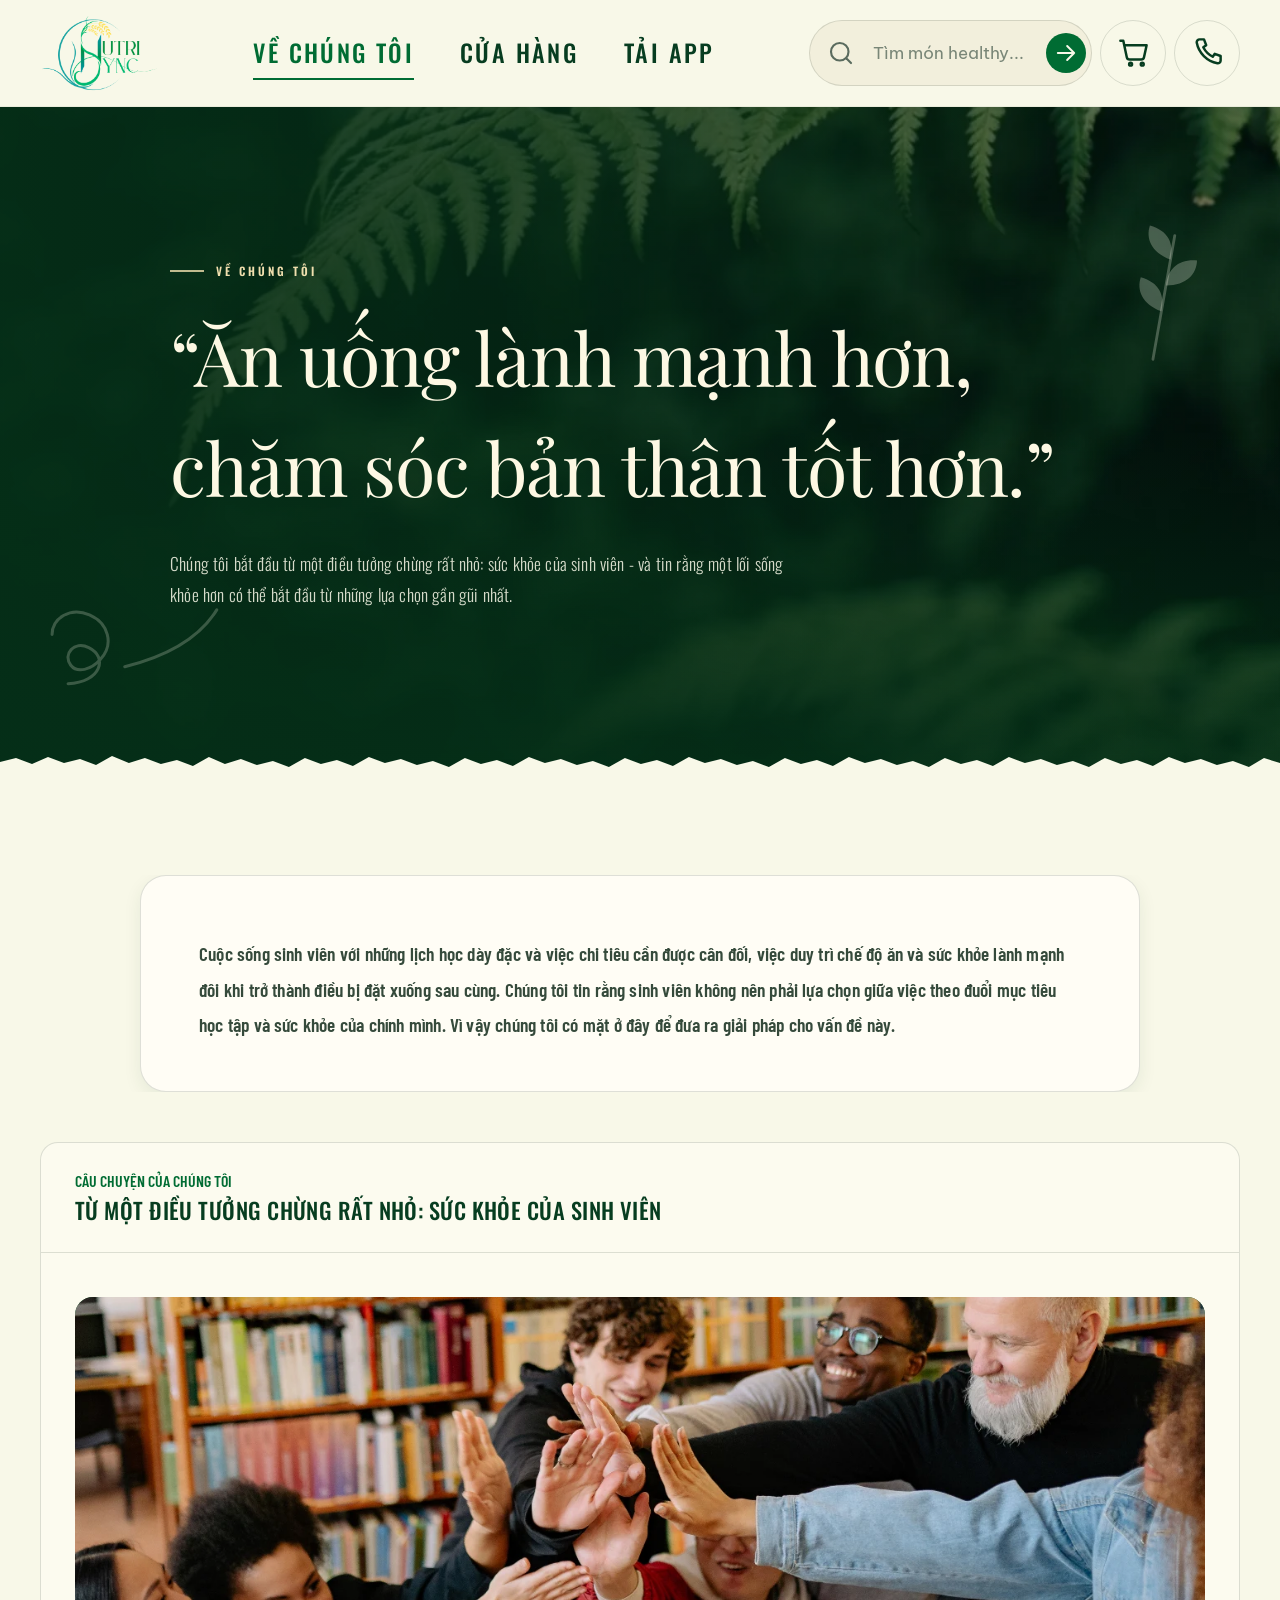
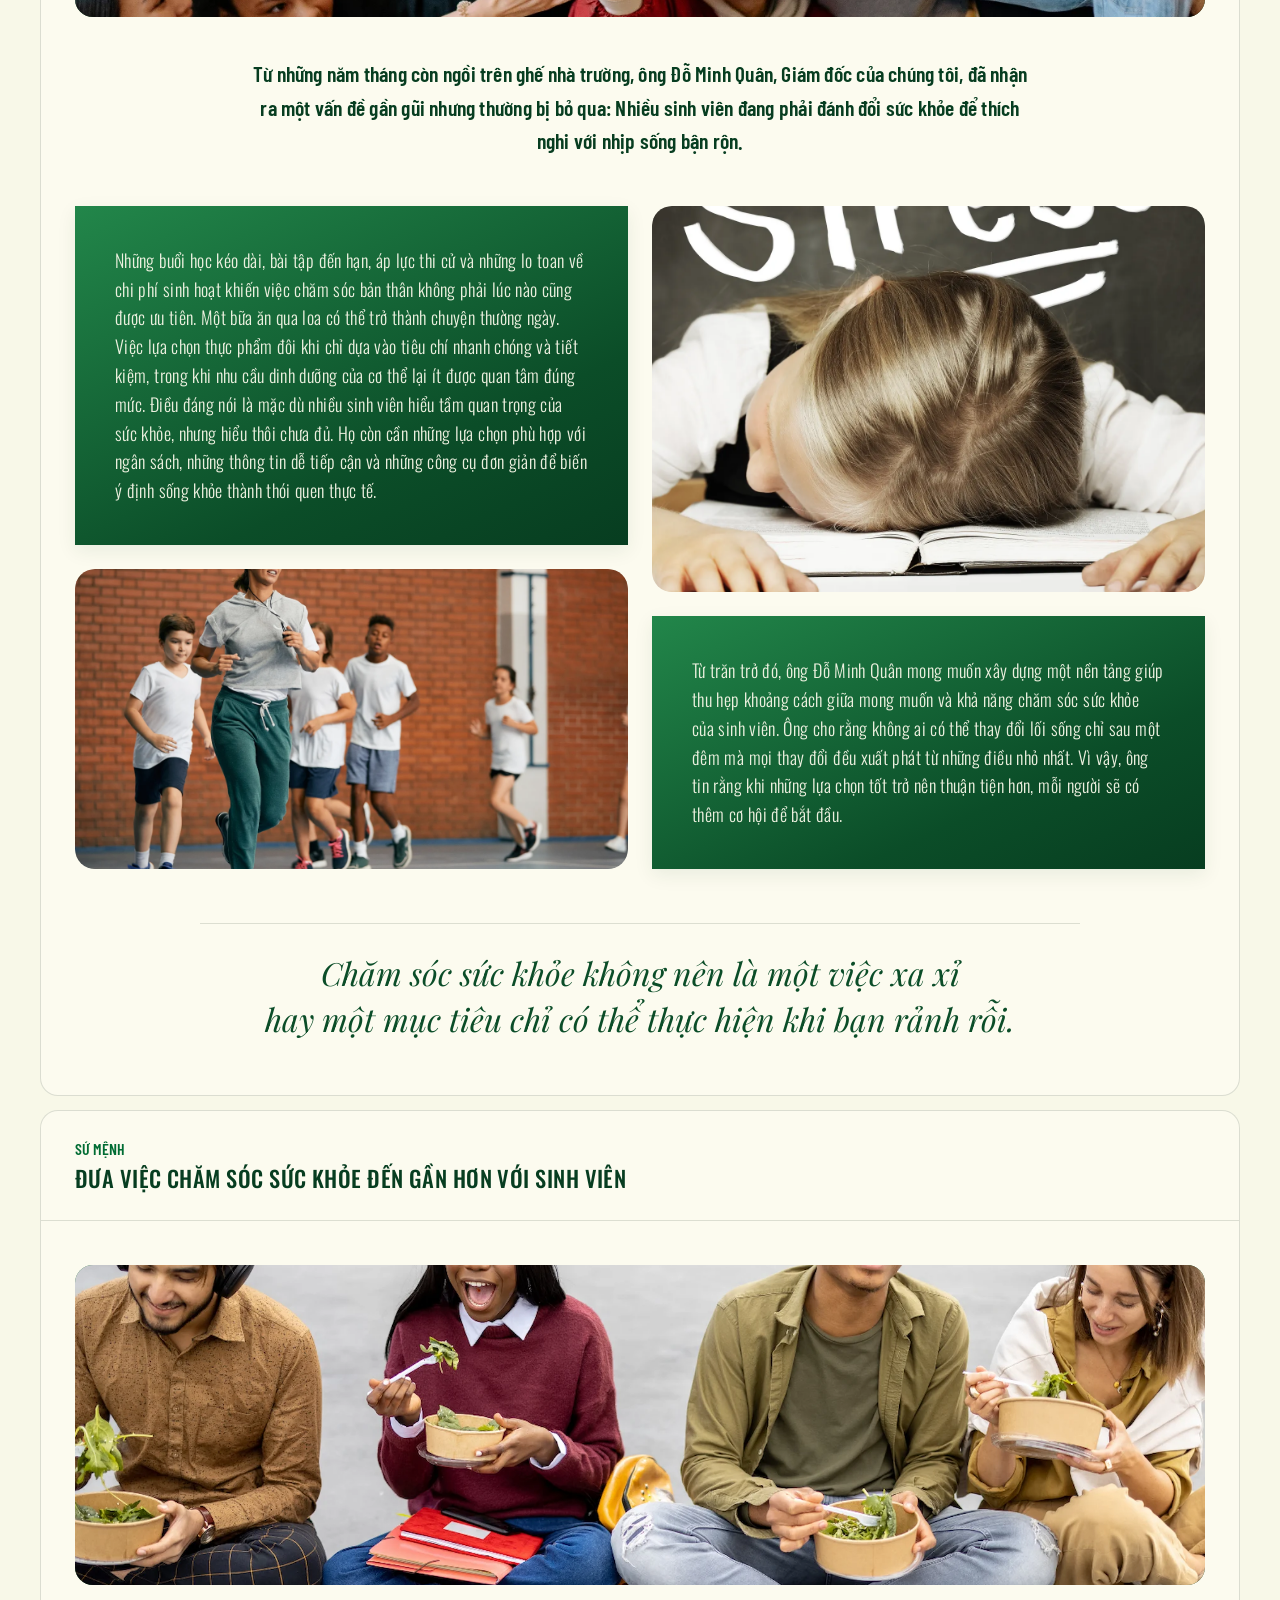
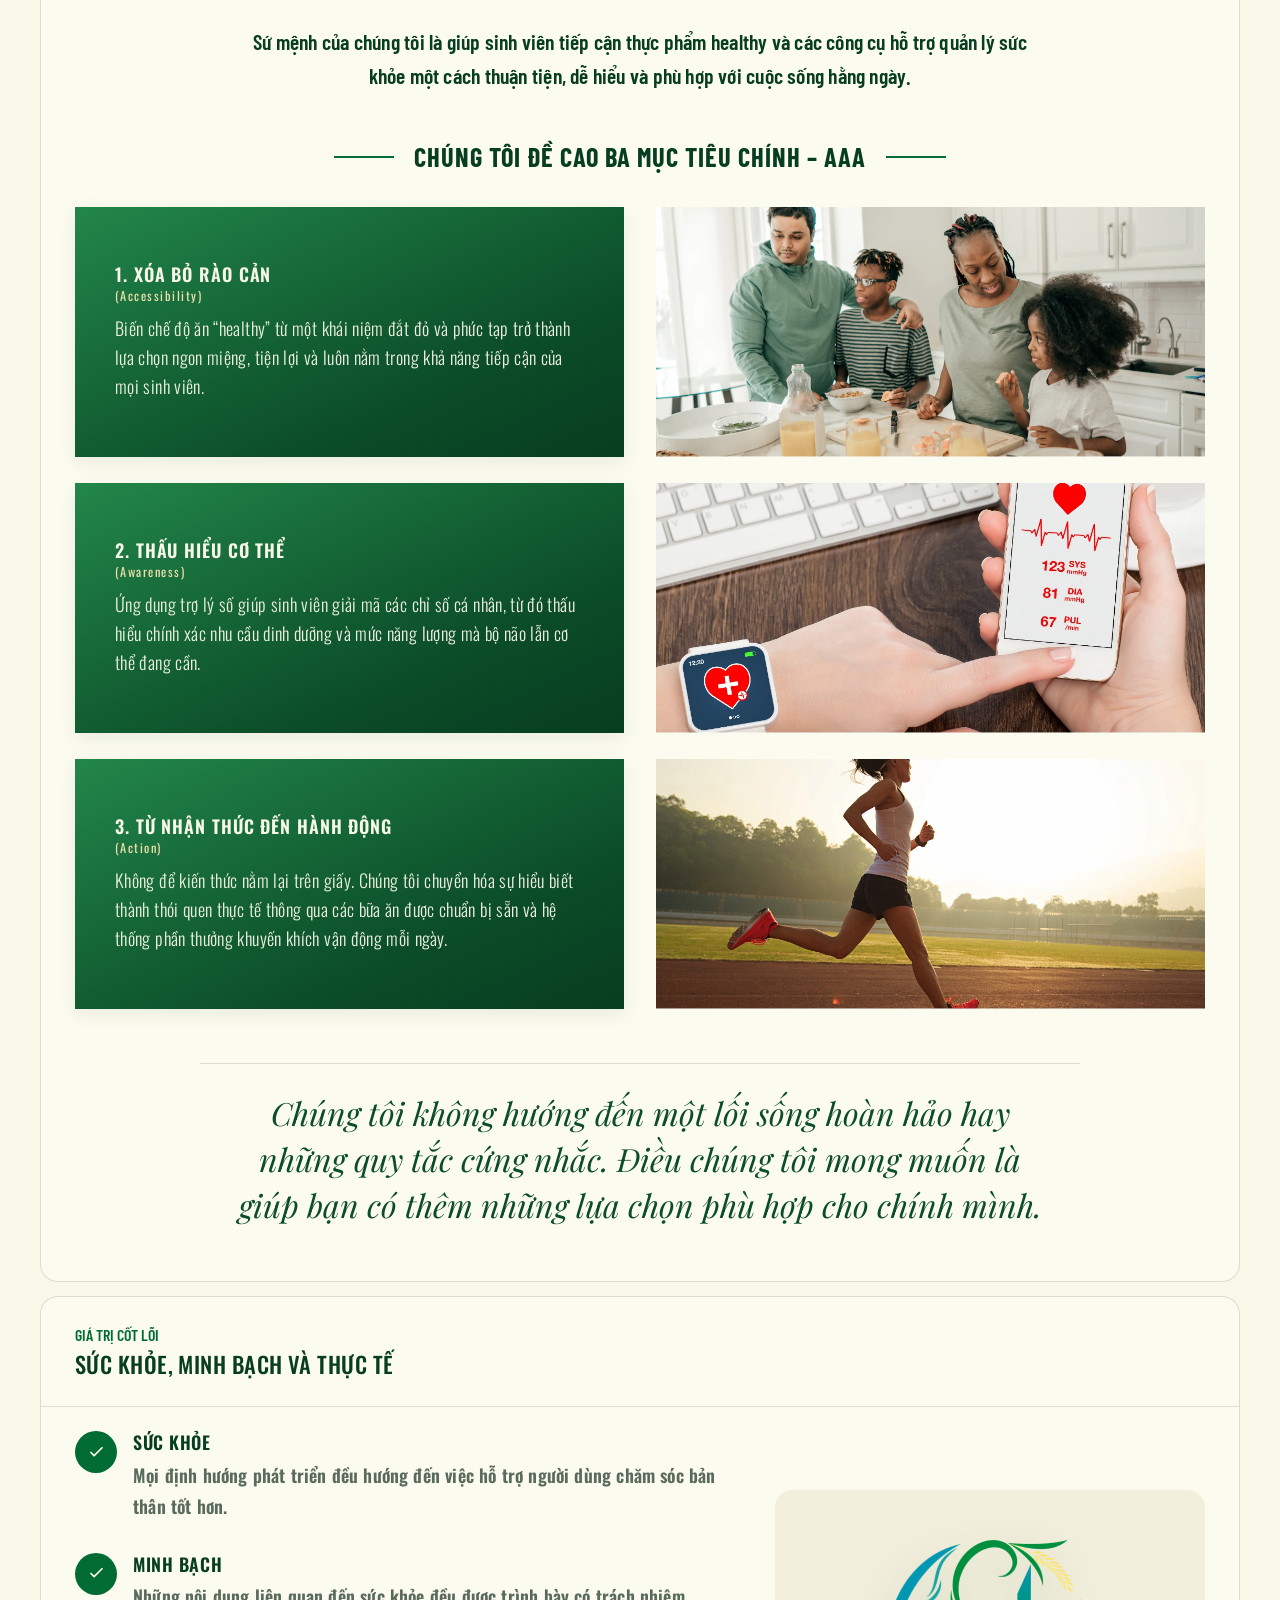
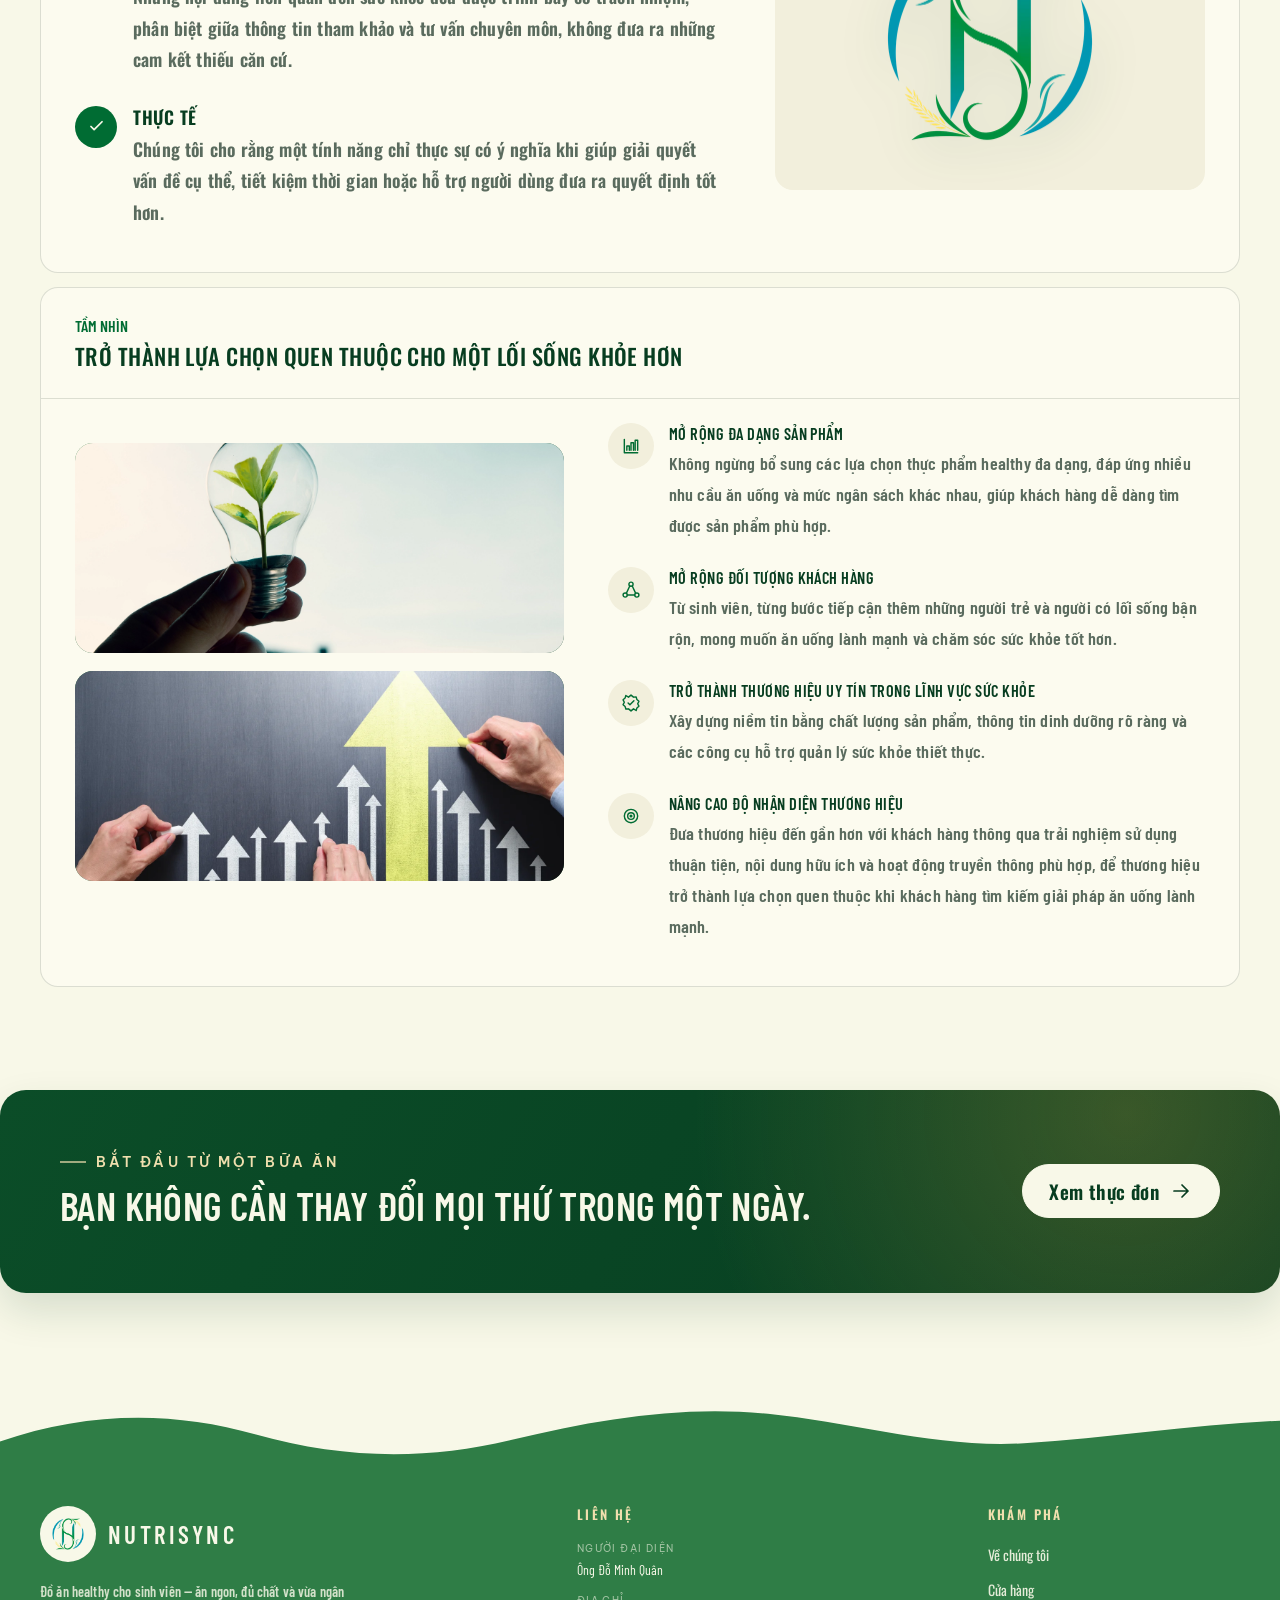
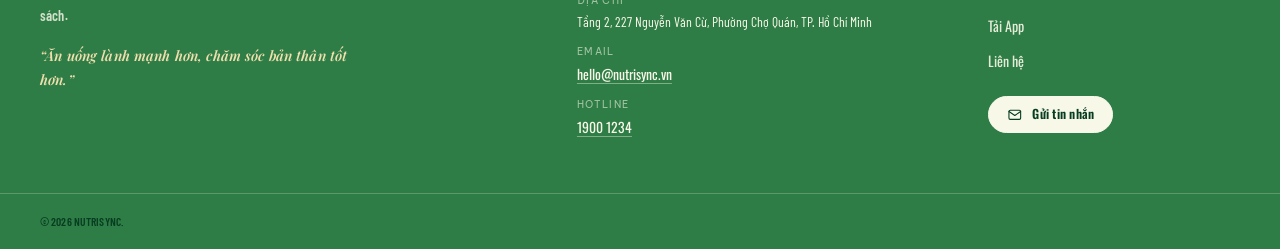
<file: index.html>
<!DOCTYPE html>
<html lang="vi">
<head>
  <meta charset="UTF-8">
  <meta name="viewport" content="width=device-width, initial-scale=1">

  <title>Về chúng tôi – NUTRISYNC | Câu chuyện, sứ mệnh và tầm nhìn</title>
  <meta name="description" content="Câu chuyện NUTRISYNC bắt đầu từ một điều tưởng chừng rất nhỏ: sức khỏe của sinh viên. Tìm hiểu sứ mệnh AAA, tầm nhìn và giá trị cốt lõi của chúng tôi.">
  <meta name="keywords" content="NUTRISYNC, về chúng tôi, sứ mệnh, tầm nhìn, giá trị cốt lõi, healthy cho sinh viên">
  <meta name="author" content="NUTRISYNC">
  <meta name="theme-color" content="#006c33">
  <link rel="canonical" href="https://nutrisync.vn/about.html">

  <meta property="og:type" content="website">
  <meta property="og:site_name" content="NUTRISYNC">
  <meta property="og:locale" content="vi_VN">
  <meta property="og:title" content="Về chúng tôi – NUTRISYNC">
  <meta property="og:description" content="Từ một điều tưởng chừng rất nhỏ: sức khỏe của sinh viên. Đọc câu chuyện, sứ mệnh và tầm nhìn của NUTRISYNC.">
  <meta property="og:url" content="https://nutrisync.vn/about.html">
  <meta property="og:image" content="https://nutrisync.vn/assets/img/og-cover.jpg">
  <meta property="og:image:width" content="1200">
  <meta property="og:image:height" content="630">
  <meta name="twitter:card" content="summary_large_image">
  <meta name="twitter:title" content="Về chúng tôi – NUTRISYNC">
  <meta name="twitter:description" content="Sứ mệnh đưa việc chăm sóc sức khỏe đến gần hơn với sinh viên.">
  <meta name="twitter:image" content="https://nutrisync.vn/assets/img/og-cover.jpg">

  <link rel="icon" type="image/png" sizes="512x512" href="assets/img/favicon.png">
  <link rel="apple-touch-icon" href="assets/img/favicon.png">
  <link rel="preload" as="image" href="assets/img/hero-fern.webp" fetchpriority="high">

  <link rel="preconnect" href="https://fonts.googleapis.com">
  <link rel="preconnect" href="https://fonts.gstatic.com" crossorigin>
  <link href="https://fonts.googleapis.com/css2?family=Be+Vietnam+Pro:wght@300;400;500;600;700&family=Oswald:wght@400;500;600;700&family=Playfair+Display:ital,wght@1,400;1,500&display=swap" rel="stylesheet">

  <link rel="stylesheet" href="css/style.css">
  <link rel="stylesheet" href="css/responsive.css">

  <script src="js/data.js" defer></script>
  <script src="js/app.js" defer></script>
  <script src="js/cart.js" defer></script>

  <script type="application/ld+json">
  {
    "@context": "https://schema.org",
    "@type": "AboutPage",
    "name": "Về chúng tôi – NUTRISYNC",
    "url": "https://nutrisync.vn/about.html",
    "description": "Câu chuyện, sứ mệnh AAA, tầm nhìn và giá trị cốt lõi của NUTRISYNC.",
    "isPartOf": {
      "@type": "Organization",
      "name": "NUTRISYNC",
      "url": "https://nutrisync.vn/",
      "logo": "https://nutrisync.vn/assets/img/logo-mark.webp"
    }
  }
  </script>
</head>

<body class="page-about">

  <a class="skip-link" href="#main">Chuyển đến nội dung chính</a>

  <!-- SVG SPRITE -->
  <svg class="svg-sprite" xmlns="http://www.w3.org/2000/svg" aria-hidden="true" focusable="false">
    <symbol id="i-search" viewBox="0 0 24 24"><circle cx="11" cy="11" r="7"/><path d="m20 20-3.6-3.6"/></symbol>
    <symbol id="i-cart" viewBox="0 0 24 24"><path d="M3 4h2l2.4 11.2a2 2 0 0 0 2 1.6h7.8a2 2 0 0 0 2-1.6L21 7H6"/><circle cx="10" cy="20" r="1"/><circle cx="18" cy="20" r="1"/></symbol>
    <symbol id="i-phone" viewBox="0 0 24 24"><path d="M6.6 3h3l1.5 4-2 1.4a15 15 0 0 0 6.5 6.5l1.4-2 4 1.5v3a2 2 0 0 1-2.2 2A17.8 17.8 0 0 1 4.6 5.2 2 2 0 0 1 6.6 3Z"/></symbol>
    <symbol id="i-close" viewBox="0 0 24 24"><path d="m6 6 12 12M18 6 6 18"/></symbol>
    <symbol id="i-chevron" viewBox="0 0 24 24"><path d="m6 9 6 6 6-6"/></symbol>
    <symbol id="i-arrow-left" viewBox="0 0 24 24"><path d="M19 12H5m6-6-6 6 6 6"/></symbol>
    <symbol id="i-arrow-right" viewBox="0 0 24 24"><path d="M5 12h14m-6-6 6 6-6 6"/></symbol>
    <symbol id="i-plus" viewBox="0 0 24 24"><path d="M12 5v14M5 12h14"/></symbol>
    <symbol id="i-minus" viewBox="0 0 24 24"><path d="M5 12h14"/></symbol>
    <symbol id="i-trash" viewBox="0 0 24 24"><path d="M4 7h16M9 7V5h6v2m-8 0 1 13h8l1-13"/></symbol>
    <symbol id="i-check" viewBox="0 0 24 24"><path d="m5 12 4 4 10-10"/></symbol>
    <symbol id="i-mail" viewBox="0 0 24 24"><rect x="3" y="5" width="18" height="14" rx="2"/><path d="m3 7 9 6 9-6"/></symbol>
    <symbol id="i-leaf" viewBox="0 0 24 24"><path d="M20 4C10 4 4 10 4 20c10 0 16-6 16-16Z"/><path d="M4 20c4-6 8-10 14-14"/></symbol>
    <symbol id="i-book" viewBox="0 0 24 24"><path d="M4 5.5A2.5 2.5 0 0 1 6.5 3H20v16H6.5A2.5 2.5 0 0 0 4 21.5Z"/><path d="M4 5.5v16"/></symbol>
    <symbol id="i-heart" viewBox="0 0 24 24"><path d="M20.8 5.6a5.5 5.5 0 0 0-7.8 0L12 6.6l-1-1a5.5 5.5 0 0 0-7.8 7.8l1 1L12 22l7.8-7.6 1-1a5.5 5.5 0 0 0 0-7.8Z"/></symbol>
    <symbol id="i-run" viewBox="0 0 24 24"><circle cx="14.5" cy="4.5" r="2"/><path d="m12 8-3 4 3 2-2 7M12 8l4 2 2 4M9 12H5m11-2 3-1"/></symbol>
    <symbol id="i-users" viewBox="0 0 24 24"><circle cx="9" cy="8" r="3"/><path d="M3 20a6 6 0 0 1 12 0"/><circle cx="17" cy="9" r="2.5"/><path d="M16 15a5 5 0 0 1 6 5"/></symbol>
    <symbol id="i-sun" viewBox="0 0 24 24"><circle cx="12" cy="12" r="4"/><path d="M12 2v2m0 16v2M2 12h2m16 0h2M5 5l1.5 1.5M17.5 17.5 19 19M19 5l-1.5 1.5M6.5 17.5 5 19"/></symbol>
    <symbol id="i-chart" viewBox="0 0 24 24"><path d="M4 20V4M4 20h16"/><path d="M7 17v-5h3v5m2 0V8h3v9m2 0V5h3v12"/></symbol>
    <symbol id="i-network" viewBox="0 0 24 24"><circle cx="12" cy="5" r="2.5"/><circle cx="5" cy="18" r="2.5"/><circle cx="19" cy="18" r="2.5"/><path d="m10.5 7.2-4 8.6m7-8.6 4 8.6M7.5 18h9"/></symbol>
    <symbol id="i-badge" viewBox="0 0 24 24"><path d="M12 2.5 15 5l3.2-.2.9 3.1 2.4 2.1-1.5 2.9 1.5 2.9-2.4 2.1-.9 3.1L15 19l-3 2.5L9 19l-3.2.2-.9-3.1-2.4-2.1 1.5-2.9-1.5-2.9 2.4-2.1.9-3.1L9 5Z"/><path d="m8.5 12 2.2 2.2 4.8-5"/></symbol>
    <symbol id="i-spark" viewBox="0 0 24 24"><path d="m12 3 1.8 5.2L19 10l-5.2 1.8L12 17l-1.8-5.2L5 10l5.2-1.8Z"/><path d="m19 16 .8 2.2L22 19l-2.2.8L19 22l-.8-2.2L16 19l2.2-.8Z"/></symbol>
    <symbol id="i-target" viewBox="0 0 24 24"><circle cx="12" cy="12" r="8"/><circle cx="12" cy="12" r="4"/><circle cx="12" cy="12" r="1"/></symbol>
    <symbol id="i-flame" viewBox="0 0 24 24"><path d="M12 3c1 3 5 5 5 9a5 5 0 0 1-10 0c0-2 1-3.5 2.5-5 .2 1.5 1 2 2 2.5C12 7.5 12 5.5 12 3Z"/></symbol>
    <symbol id="deco-swirl" viewBox="0 0 240 200"><path d="M12 168c44 4 58-28 34-44-18-12-36 4-27 20 7 12 26 10 40-2 22-18 17-47-6-61-24-15-50-2-53 19" fill="none" stroke="currentColor" stroke-width="4" stroke-linecap="round"/><path d="M90 156c58-6 104-24 132-58" fill="none" stroke="currentColor" stroke-width="4" stroke-linecap="round"/></symbol>
    <symbol id="deco-sprig" viewBox="0 0 120 160"><path d="M60 154V20" fill="none" stroke="currentColor" stroke-width="3" stroke-linecap="round"/><path d="M60 46c-22-4-30-18-28-32 20 2 29 14 28 32Zm0 28c22-4 30-18 28-32-20 2-29 14-28 32Zm0 28c-22-4-30-18-28-32 20 2 29 14 28 32Z" fill="currentColor"/></symbol>
  </svg>

  <!-- HEADER -->
  <header class="site-header" data-header>
    <div class="container header__bar">
      <a class="brand" href="index.html" aria-label="NUTRISYNC – Trang chủ">
        <img class="brand__logo" src="assets/img/logo-lockup.webp" alt="" width="1200" height="800">
        <span class="sr-only">NUTRISYNC</span>
      </a>

      <nav class="primary-nav" aria-label="Điều hướng chính">
        <ul class="primary-nav__list">
          <li><a class="nav-link is-active" href="index.html" aria-current="page">Về chúng tôi</a></li>
          <li><a class="nav-link" href="store.html">Cửa hàng</a></li>
          <li><a class="nav-link" href="get-app.html">Tải App</a></li>
        </ul> <!-- TRẢ LẠI THẺ ĐÓNG NÀY -->
      </nav> <!-- TRẢ LẠI THẺ ĐÓNG NÀY -->
      <div class="header-tools">
        <form class="search" role="search" action="index.html" method="get" data-search-form>
          <svg class="icon" aria-hidden="true"><use href="#i-search"></use></svg>
          <label class="sr-only" for="site-search">Tìm sản phẩm</label>
          <input id="site-search" type="search" name="q" placeholder="Tìm món healthy..." autocomplete="off" data-search>
          <button class="search__submit" type="submit" aria-label="Tìm kiếm">
            <svg class="icon" aria-hidden="true"><use href="#i-arrow-right"></use></svg>
          </button>
        </form>

        <a class="icon-btn search-link" href="index.html#search" aria-label="Tìm kiếm sản phẩm" data-search-link>
          <svg class="icon" aria-hidden="true"><use href="#i-search"></use></svg>
        </a>

        <button class="icon-btn" type="button" data-open-cart aria-label="Mở giỏ hàng">
          <svg class="icon" aria-hidden="true"><use href="#i-cart"></use></svg>
          <span class="cart-count" data-cart-count hidden>0</span>
        </button>

        <button class="icon-btn" type="button" data-open-contact aria-label="Liên hệ NUTRISYNC">
          <svg class="icon" aria-hidden="true"><use href="#i-phone"></use></svg>
        </button>

        <button class="nav-toggle" type="button" aria-expanded="false" aria-controls="mobile-menu" data-nav-toggle>
          <span class="nav-toggle__box" aria-hidden="true"><span></span><span></span><span></span></span>
          <span class="sr-only">Mở menu</span>
        </button>
      </div>
    </div>

    <div class="mobile-menu" id="mobile-menu" data-mobile-menu inert>
      <nav aria-label="Điều hướng trên thiết bị di động">
        <ul class="mobile-nav__list">
          <li><a class="nav-link is-active" href="index.html" aria-current="page">Về chúng tôi</a></li>
          <li><a class="nav-link" href="store.html">Cửa hàng</a></li>
          <li><a class="nav-link" href="get-app.html">Tải App</a></li>
        </ul>
      </nav>
      <form class="search search--mobile" role="search" action="index.html" method="get" data-search-form>
        <svg class="icon" aria-hidden="true"><use href="#i-search"></use></svg>
        <label class="sr-only" for="site-search-mobile">Tìm sản phẩm</label>
        <input id="site-search-mobile" type="search" name="q" placeholder="Tìm món healthy..." autocomplete="off" data-search>
        <button class="search__submit" type="submit" aria-label="Tìm kiếm">
          <svg class="icon" aria-hidden="true"><use href="#i-arrow-right"></use></svg>
        </button>
      </form>
      <button class="btn btn--primary btn--block" type="button" data-open-contact>Liên hệ với NUTRISYNC</button>
    </div>
  </header>

  <main id="main">

    <!-- HERO -->
    <section class="hero hero--about" aria-labelledby="hero-title">
      <div class="hero__media" aria-hidden="true"></div>
      <div class="hero__veil" aria-hidden="true"></div>
      <svg class="hero__deco hero__deco--left" aria-hidden="true"><use href="#deco-swirl"></use></svg>
      <svg class="hero__deco hero__deco--right" aria-hidden="true"><use href="#deco-sprig"></use></svg>

      <div class="container hero__content">
        <p class="hero__eyebrow">Về chúng tôi</p>
        <h1 class="hero__title" id="hero-title">
          <span class="sr-only">Về NUTRISYNC – </span>
          <span class="hero__quote">“Ăn uống lành mạnh hơn,<br>chăm sóc bản thân tốt hơn.”</span>
        </h1>
        <p class="hero__sub">
          Chúng tôi bắt đầu từ một điều tưởng chừng rất nhỏ: sức khỏe của sinh viên -
          và tin rằng một lối sống khỏe hơn có thể bắt đầu từ những lựa chọn gần gũi nhất.
        </p>
      </div>

      <div class="hero__torn" aria-hidden="true">
        <svg viewBox="0 0 1440 90" preserveAspectRatio="none">
          <path fill="#f8f8e8" d="M0 65 18 61 36 67 54 60 72 66 90 62 108 68 126 59 145 66 163 61 181 67 199 63 217 69 235 60 253 67 271 62 289 68 307 64 325 70 343 61 361 67 379 63 397 69 415 60 433 66 451 62 469 68 487 64 505 70 523 61 541 67 559 63 577 69 595 60 613 66 631 62 649 68 667 64 685 70 703 61 721 67 739 63 757 69 775 60 793 66 811 62 829 68 847 64 865 70 883 61 901 67 919 63 937 69 955 60 973 66 991 62 1009 68 1027 64 1045 70 1063 61 1081 67 1099 63 1117 69 1135 60 1153 66 1171 62 1189 68 1207 64 1225 70 1243 61 1261 67 1279 63 1297 69 1315 60 1333 66 1351 62 1369 68 1387 64 1405 70 1422 61 1440 66V90H0Z"/>
        </svg>
      </div>
    </section>

    <!-- GIỚI THIỆU -->
    <section class="about-intro" aria-label="Giới thiệu NUTRISYNC">
      <div class="container">
        <div class="about-intro__card" data-reveal>

          <p>
            Cuộc sống sinh viên với những lịch học dày đặc và việc chi tiêu cần được cân đối,
            việc duy trì chế độ ăn và sức khỏe lành mạnh đôi khi trở thành điều bị đặt xuống sau cùng.
            Chúng tôi tin rằng sinh viên không nên phải lựa chọn giữa việc theo đuổi mục tiêu học tập
            và sức khỏe của chính mình. Vì vậy chúng tôi có mặt ở đây để đưa ra giải pháp cho vấn đề này.
          </p>
        </div>
      </div>
    </section>

    <!-- ACCORDION 4 MỤC -->
    <section class="about-accordion" aria-labelledby="about-accordion-title">
      <div class="container">
        <h2 class="sr-only" id="about-accordion-title">Câu chuyện, sứ mệnh, giá trị cốt lõi và tầm nhìn của NUTRISYNC</h2>

        <div class="accordion" data-accordion>

          <!-- 1. CÂU CHUYỆN -->
          <article class="accordion__item">
            <h3 class="accordion__heading">
              <button class="accordion__trigger" type="button" id="trigger-story" aria-expanded="false" aria-controls="panel-story" data-accordion-trigger>
                <span class="accordion__text">
                  <span class="accordion__eyebrow">Câu chuyện của chúng tôi</span>
                  <span class="accordion__title">Từ một điều tưởng chừng rất nhỏ: sức khỏe của sinh viên</span>
                </span>
                <span class="accordion__icon" aria-hidden="true">
                  <svg class="icon"><use href="#i-chevron"></use></svg>
                </span>
              </button>
            </h3>

           <div class="accordion__panel" id="panel-mission" role="region" aria-labelledby="trigger-mission" data-accordion-panel inert>
             <div class="accordion__inner">
               <div class="mission">
                 <figure class="media-ph media-ph--library media-ph--has-image">
                  <img class="media-ph__img" src="assets/img/blog/thu-vien.webp"
                      alt="Sinh viên học nhóm tại thư viện" width="1200" height="900" loading="lazy">


                   <div class="media-ph__art" aria-hidden="true">
                     <svg class="icon"><use href="#i-users"></use></svg>
                   </div>
                 </figure>


                 <p class="story-lead">
                    Từ những năm tháng còn ngồi trên ghế nhà trường, ông Đỗ Minh Quân, Giám đốc của chúng tôi, đã nhận ra một vấn đề gần gũi nhưng thường bị bỏ qua: Nhiều sinh viên đang phải đánh đổi sức khỏe để thích nghi với nhịp sống bận rộn.

                 </p>
                  <div class="story-columns">
                    <!-- CỘT BÊN TRÁI -->
                    <div class="story-col">
                      <!-- 1. Chữ 1 -->
                      <div class="green-card">
                        <p style="font-size: large">
                          Những buổi học kéo dài, bài tập đến hạn, áp lực thi cử và những lo toan về
                          chi phí sinh hoạt khiến việc chăm sóc bản thân không phải lúc nào cũng được ưu tiên.
                          Một bữa ăn qua loa có thể trở thành chuyện thường ngày. Việc lựa chọn thực phẩm
                          đôi khi chỉ dựa vào tiêu chí nhanh chóng và tiết kiệm, trong khi nhu cầu dinh dưỡng
                          của cơ thể lại ít được quan tâm đúng mức. Điều đáng nói là mặc dù nhiều sinh viên
                          hiểu tầm quan trọng của sức khỏe, nhưng hiểu thôi chưa đủ. Họ còn cần những lựa chọn
                          phù hợp với ngân sách, những thông tin dễ tiếp cận và những công cụ đơn giản
                          để biến ý định sống khỏe thành thói quen thực tế.
                        </p>
                      </div>
                      <!-- 2. Ảnh Vận động (Dưới - Trái) -->
                      <figure class="media-ph media-ph--library media-ph--has-image">
                        <img class="media-ph__img" src="assets/img/blog/van-dong.webp" alt="Vận động" width="1200" height="900" loading="lazy">
                      </figure>
                    </div>

                    <!-- CỘT BÊN PHẢI -->
                    <div class="story-col">
                      <!-- 3. Ảnh Stress (Trên - Phải) -> Sẽ tự dãn dài hơn ô Chữ 1 bên cạnh -->
                      <figure class="media-ph media-ph--library media-ph--has-image">
                        <img class="media-ph__img" src="assets/img/blog/stress.webp" alt="Áp lực" width="1200" height="900" loading="lazy">
                      </figure>
                      <!-- 4. Chữ 2 (Dưới - Phải) -> Nằm đẩy xuống tận đáy, bằng mép dưới ảnh Vận động -->
                      <div class="green-card">
                        <p style="font-size: large">
                          Từ trăn trở đó, ông Đỗ Minh Quân mong muốn xây dựng một nền tảng giúp thu hẹp
                          khoảng cách giữa mong muốn và khả năng chăm sóc sức khỏe của sinh viên.
                          Ông cho rằng không ai có thể thay đổi lối sống chỉ sau một đêm mà mọi thay đổi
                          đều xuất phát từ những điều nhỏ nhất. Vì vậy, ông tin rằng khi những lựa chọn tốt
                          trở nên thuận tiện hơn, mỗi người sẽ có thêm cơ hội để bắt đầu.
                        </p>
                      </div>
                    </div>
                  </div>

                  <blockquote class="pullquote">
                    Chăm sóc sức khỏe không nên là một việc xa xỉ<br>
                    hay một mục tiêu chỉ có thể thực hiện khi bạn rảnh rỗi.
                  </blockquote>
                </div>
              </div>
            </div>
          </article>

          <!-- 2. SỨ MỆNH -->
          <article class="accordion__item">
            <h3 class="accordion__heading">
              <button class="accordion__trigger" type="button" id="trigger-mission" aria-expanded="false" aria-controls="panel-mission" data-accordion-trigger>
                <span class="accordion__text">
                  <span class="accordion__eyebrow">Sứ mệnh</span>
                  <span class="accordion__title">Đưa việc chăm sóc sức khỏe đến gần hơn với sinh viên</span>
                </span>
                <span class="accordion__icon" aria-hidden="true">
                  <svg class="icon"><use href="#i-chevron"></use></svg>
                </span>
              </button>
            </h3>

            <div class="accordion__panel" id="panel-mission" role="region" aria-labelledby="trigger-mission" data-accordion-panel inert>
              <div class="accordion__inner">
                <div class="mission " >
                  <figure class="media-ph media-ph--library media-ph--has-image">
                    <img class="media-ph__img" src="assets/img/blog/bua-an-ban-be.webp"
                        alt="Bữa ăn cùng bạn bè" width="1792" height="900" loading="lazy">
                    <div class="media-ph__art" aria-hidden="true">
                      <svg class="icon"><use href="#i-users"></use></svg>
                    </div>
                  </figure>

                  <p class="story-lead">
                    Sứ mệnh của chúng tôi là giúp sinh viên tiếp cận thực phẩm healthy và các công cụ
                    hỗ trợ quản lý sức khỏe một cách thuận tiện, dễ hiểu và phù hợp với cuộc sống hằng ngày.
                  </p>

                  <h4 class="goals-heading">CHÚNG TÔI ĐỀ CAO BA MỤC TIÊU CHÍNH – AAA</h4>

                  <div class="mission__row story-split">
                    <div class="green-card ">
                      <h5 style="font-size: large">1. Xóa bỏ rào cản <span>(Accessibility)</span></h5>
                      <p  style="font-size: large">
                        Biến chế độ ăn “healthy” từ một khái niệm đắt đỏ và phức tạp trở thành lựa chọn
                        ngon miệng, tiện lợi và luôn nằm trong khả năng tiếp cận của mọi sinh viên.
                      </p>
                    </div>
                    <figure class="media-ph media-ph--library media-ph--has-image" style="border-radius: 0 !important;"> 
                    <img class="media-ph__img" style="border-radius: 0 !important;" src="assets/img/blog/bua-sang-gia-dinh.webp"
                        alt="Bữa sáng với gia đình" width="1792" height="900" loading="lazy">
                      <div class="media-ph__art" aria-hidden="true">
                        <svg class="icon"><use href="#i-sun"></use></svg>
                      </div>
                    </figure>
                  </div>

                  <div class="mission__row  story-split" >
                    <figure class="media-ph media-ph--library media-ph--has-image" style="border-radius: 0 !important;">
                    <img class="media-ph__img" style="border-radius: 0 !important;" src="assets/img/blog/theo-doi-suc-khoe.webp"
                        alt="Theo dõi sức khoẻ" width="1792" height="900" loading="lazy">
                      <div class="media-ph__art" aria-hidden="true">
                        <svg class="icon"><use href="#i-chart"></use></svg>
                      </div>
                    </figure>
                    <div class="green-card">
                      <h5  style="font-size: large">2. Thấu hiểu cơ thể <span>(Awareness)</span></h5>
                      <p  style="font-size: large">
                        Ứng dụng trợ lý số giúp sinh viên giải mã các chỉ số cá nhân, từ đó thấu hiểu
                        chính xác nhu cầu dinh dưỡng và mức năng lượng mà bộ não lẫn cơ thể đang cần.
                      </p>
                    </div>
                  </div>

                  <div class="mission__row story-split">
                    <div class="green-card">
                      <h5 style="font-size: large">3. Từ nhận thức đến hành động <span>(Action)</span></h5>
                      <p  style="font-size: large">
                        Không để kiến thức nằm lại trên giấy. Chúng tôi chuyển hóa sự hiểu biết thành
                        thói quen thực tế thông qua các bữa ăn được chuẩn bị sẵn và hệ thống phần thưởng
                        khuyến khích vận động mỗi ngày.
                      </p>
                    </div>
                    <figure class="media-ph media-ph--library media-ph--has-image" style="border-radius: 0 !important;">
                    <img class="media-ph__img" style="border-radius: 0 !important;" src="assets/img/blog/chay-bo.webp"
                        alt="Chạy bộ" width="1792" height="900" loading="lazy">                      <div class="media-ph__art" aria-hidden="true">
                        <svg class="icon"><use href="#i-run"></use></svg>
                      </div>
                    </figure>
                  </div>
                   <blockquote class="pullquote" style="text-align: center">
                    Chúng tôi không hướng đến một lối sống hoàn hảo hay những quy tắc cứng nhắc.
                    Điều chúng tôi mong muốn là giúp bạn có thêm những lựa chọn phù hợp cho chính mình.
                  </blockquote>
                </div>
              </div>
            </div>
          </article>

          <!-- 3. GIÁ TRỊ CỐT LÕI -->
          <article class="accordion__item">
            <h3 class="accordion__heading">
              <button class="accordion__trigger" type="button" id="trigger-values" aria-expanded="false" aria-controls="panel-values" data-accordion-trigger>
                <span class="accordion__text">
                  <span class="accordion__eyebrow">Giá trị cốt lõi</span>
                  <span class="accordion__title">Sức khỏe, minh bạch và thực tế</span>
                </span>
                <span class="accordion__icon" aria-hidden="true">
                  <svg class="icon"><use href="#i-chevron"></use></svg>
                </span>
              </button>
            </h3>

            <div class="accordion__panel" id="panel-values" role="region" aria-labelledby="trigger-values" data-accordion-panel inert>
              <div class="accordion__inner">
                <div class="core-values">
                  <ul class="core-values__list">
                    <li>
                      <span class="core-values__check" aria-hidden="true"><svg class="icon"><use href="#i-check"></use></svg></span>
                      <div>
                        <h4>Sức khỏe</h4>
                        <p  style="font-size: large">Mọi định hướng phát triển đều hướng đến việc hỗ trợ người dùng chăm sóc bản thân tốt hơn.</p>
                      </div>
                    </li>
                    <li>
                      <span class="core-values__check" aria-hidden="true"><svg class="icon"><use href="#i-check"></use></svg></span>
                      <div>
                        <h4>Minh bạch</h4>
                        <p style="font-size: large">
                          Những nội dung liên quan đến sức khỏe đều được trình bày có trách nhiệm, phân biệt
                          giữa thông tin tham khảo và tư vấn chuyên môn, không đưa ra những cam kết thiếu căn cứ.
                        </p>
                      </div>
                    </li>
                    <li>
                      <span class="core-values__check" aria-hidden="true"><svg class="icon"><use href="#i-check"></use></svg></span>
                      <div>
                        <h4>Thực tế</h4>
                        <p style="font-size: large">
                          Chúng tôi cho rằng một tính năng chỉ thực sự có ý nghĩa khi giúp giải quyết vấn đề
                          cụ thể, tiết kiệm thời gian hoặc hỗ trợ người dùng đưa ra quyết định tốt hơn.
                        </p>
                      </div>
                    </li>
                  </ul>

                  <div class="core-values__mark" aria-hidden="true">
                    <img src="assets/img/logo-mark.webp" alt="" width="420" height="413">
                  </div>
                </div>
              </div>
            </div>
          </article>

          <!-- 4. TẦM NHÌN -->
          <article class="accordion__item">
            <h3 class="accordion__heading">
              <button class="accordion__trigger" type="button" id="trigger-vision" aria-expanded="false" aria-controls="panel-vision" data-accordion-trigger>
                <span class="accordion__text">
                  <span class="accordion__eyebrow">Tầm nhìn</span>
                  <span class="accordion__title">Trở thành lựa chọn quen thuộc cho một lối sống khỏe hơn</span>
                </span>
                <span class="accordion__icon" aria-hidden="true">
                  <svg class="icon"><use href="#i-chevron"></use></svg>
                </span>
              </button>
            </h3>

            <div class="accordion__panel" id="panel-vision" role="region" aria-labelledby="trigger-vision" data-accordion-panel inert>
              <div class="accordion__inner">
                <div class="vision">
                  <div class="vision__media">
                    <figure class="media-ph media-ph--library media-ph--has-image">
                    <img class="media-ph__img" src="assets/img/blog/bong-den.webp"
                        alt="Ý tưởng" width="1792" height="900" loading="lazy">
                      <div class="media-ph__art" aria-hidden="true"><svg class="icon"><use href="#i-spark"></use></svg></div>
                    </figure>
                    <figure class="media-ph media-ph--library media-ph--has-image">
                    <img class="media-ph__img" src="assets/img/blog/cong-dong.webp"
                        alt="Cộng đồng" width="1792" height="900" loading="lazy">
                      <div class="media-ph__art" aria-hidden="true"><svg class="icon"><use href="#i-chart"></use></svg></div>
                    </figure>
                  </div>

                  <ul class="vision__list">
                    <li>
                      <span class="vision__icon" aria-hidden="true"><svg class="icon"><use href="#i-chart"></use></svg></span>
                      <div>
                        <h4>Mở rộng đa dạng sản phẩm</h4>
                        <p  style="font-size: large">
                          Không ngừng bổ sung các lựa chọn thực phẩm healthy đa dạng, đáp ứng nhiều nhu cầu
                          ăn uống và mức ngân sách khác nhau, giúp khách hàng dễ dàng tìm được sản phẩm phù hợp.
                        </p>
                      </div>
                    </li>
                    <li>
                      <span class="vision__icon" aria-hidden="true"><svg class="icon"><use href="#i-network"></use></svg></span>
                      <div>
                        <h4>Mở rộng đối tượng khách hàng</h4>
                        <p style="font-size: large">
                          Từ sinh viên, từng bước tiếp cận thêm những người trẻ và người có lối sống bận rộn,
                          mong muốn ăn uống lành mạnh và chăm sóc sức khỏe tốt hơn.
                        </p>
                      </div>
                    </li>
                    <li>
                      <span class="vision__icon" aria-hidden="true"><svg class="icon"><use href="#i-badge"></use></svg></span>
                      <div>
                        <h4>Trở thành thương hiệu uy tín trong lĩnh vực sức khỏe</h4>
                        <p style="font-size: large">
                          Xây dựng niềm tin bằng chất lượng sản phẩm, thông tin dinh dưỡng rõ ràng và các
                          công cụ hỗ trợ quản lý sức khỏe thiết thực.
                        </p>
                      </div>
                    </li>
                    <li>
                      <span class="vision__icon" aria-hidden="true"><svg class="icon"><use href="#i-target"></use></svg></span>
                      <div>
                        <h4>Nâng cao độ nhận diện thương hiệu</h4>
                        <p  style="font-size: large">
                          Đưa thương hiệu đến gần hơn với khách hàng thông qua trải nghiệm sử dụng thuận tiện,
                          nội dung hữu ích và hoạt động truyền thông phù hợp, để thương hiệu trở thành lựa chọn
                          quen thuộc khi khách hàng tìm kiếm giải pháp ăn uống lành mạnh.
                        </p>
                      </div>
                    </li>
                  </ul>
                </div>
              </div>
            </div>
          </article>

        </div>
      </div>
    </section>

    <!-- CTA -->
    <section class="cta-band" aria-labelledby="about-cta-title">
      <div class="container cta-band__inner" data-reveal>
        <div>
          <p class="eyebrow">Bắt đầu từ một bữa ăn</p>
          <h2 id="about-cta-title">Bạn không cần thay đổi mọi thứ trong một ngày.</h2>
        </div>
        <a class="btn btn--light" href="store.html#menu">
          Xem thực đơn
          <svg class="icon" aria-hidden="true"><use href="#i-arrow-right"></use></svg>
        </a>
      </div>
    </section>
  </main>

  <!-- FOOTER -->
  <footer class="site-footer">
    <svg class="footer-wave" viewBox="0 0 1440 90" preserveAspectRatio="none" aria-hidden="true">
      <path fill="#2f7d46" d="M0 56c96-34 192-36 288-8s192 30 288 6 192-40 288-30 192 40 288 34 192-22 288-26v58H0Z"/>
    </svg>
    <div class="footer__body">
      <div class="container footer__grid">
        <div class="footer__brand">
          <a class="footer__logo" href="index.html" aria-label="NUTRISYNC – Trang chủ">
            <span class="footer__mark"><img src="assets/img/logo-mark.webp" alt="" width="420" height="413"></span>
            <span class="footer__wordmark">NUTRISYNC</span>
          </a>
          <p>Đồ ăn healthy cho sinh viên — ăn ngon, đủ chất và vừa ngân sách.</p>
          <p class="footer__quote">“Ăn uống lành mạnh hơn, chăm sóc bản thân tốt hơn.”</p>
        </div>

        <div class="footer__col">
          <h2 class="footer__title">Liên hệ</h2>
          <ul class="footer__contact">
            <li><span>Người đại diện</span><strong data-contact="representative">Ông Đỗ Minh Quân</strong></li>
            <li><span>Địa chỉ</span><strong data-contact="address">Tầng 2, 227 Nguyễn Văn Cừ, Phường 4, Quận 5, TP. Hồ Chí Minh</strong></li>
            <li><span>Email</span><a href="mailto:hello@nutrisync.vn" data-contact-link="email"><span data-contact="email">hello@nutrisync.vn</span></a></li>
            <li><span>Hotline</span><a href="tel:19001234" data-contact-link="phone"><span data-contact="phone">1900 1234</span></a></li>
          </ul>
        </div>

        <div class="footer__col">
          <h2 class="footer__title">Khám phá</h2>
          <ul class="footer__links">
            <li><a href="index.html">Về chúng tôi</a></li>
            <li><a href="store.html">Cửa hàng</a></li>
            <li><a href="get-app.html">Tải App</a></li>
            <li><button class="linklike" type="button" data-open-contact>Liên hệ</button></li>
          </ul>
          <button class="btn btn--light btn--small" type="button" data-open-contact>
            <svg class="icon" aria-hidden="true"><use href="#i-mail"></use></svg>
            Gửi tin nhắn
          </button>
        </div>
      </div>

      <div class="container footer__bottom">
        <p>© <span data-year>2026</span> NUTRISYNC.</p>
      </div>
    </div>
  </footer>

  <!-- DIALOGS: giỏ hàng, liên hệ, thành công (không cần product modal ở trang này) -->
  <dialog class="modal modal--cart" id="cart-modal" aria-labelledby="cart-title">
    <div class="modal__panel">
      <button class="modal__close" type="button" data-close-dialog aria-label="Đóng giỏ hàng">
        <svg class="icon" aria-hidden="true"><use href="#i-close"></use></svg>
      </button>
      <div class="cart">
        <div class="cart__aside">
          <h2 class="cart__title" id="cart-title">
            <svg class="icon" aria-hidden="true"><use href="#i-cart"></use></svg>
            Giỏ hàng
          </h2>
          <p class="cart__subtitle">Kiểm tra món ăn và điền thông tin giao hàng.</p>
          <dl class="cart__summary">
            <div><dt>Tổng hoá đơn</dt><dd data-cart-total>0đ</dd></div>
            <div><dt>Tổng số món</dt><dd data-cart-count-label>0</dd></div>
          </dl>
          <form class="cart__form" data-checkout-form novalidate>
            <div class="field">
              <label class="field__label" for="coupon">Mã giảm giá</label>
              <div class="field__row">
                <input class="input" id="coupon" name="coupon" type="text" placeholder="Nhập mã giảm giá" autocomplete="off" data-coupon-input>
                <button class="btn btn--outline btn--small" type="button" data-apply-coupon>Áp dụng</button>
              </div>
              <p class="field__hint" data-coupon-status></p>
            </div>
            <div class="field">
              <label class="field__label" for="phone">Số điện thoại</label>
              <input class="input" id="phone" name="phone" type="tel" inputmode="tel" placeholder="Số điện thoại" autocomplete="tel" data-phone>
              <p class="field__error" data-error-for="phone"></p>
            </div>
            <div class="field">
              <label class="field__label" for="address">Địa chỉ nhận</label>
              <input class="input" id="address" name="address" type="text" placeholder="Địa chỉ nhận hàng" autocomplete="street-address" data-address>
              <p class="field__error" data-error-for="address"></p>
            </div>
            <dl class="cart__totals">
              <div><dt>Tạm tính</dt><dd data-cart-subtotal>0đ</dd></div>
              <div data-discount-row hidden><dt>Giảm giá <span data-coupon-label></span></dt><dd data-cart-discount>0đ</dd></div>
              <div class="cart__totals-grand"><dt>Thành tiền</dt><dd data-cart-grand>0đ</dd></div>
            </dl>
            <button class="btn btn--primary btn--block" type="submit" data-checkout-submit>Xác nhận thanh toán</button>
            <p class="cart__note">
              <svg class="icon" aria-hidden="true"><use href="#i-leaf"></use></svg>
              Miễn phí giao hàng trong nội thành TP.HCM. Đơn hàng demo, chưa gửi đến hệ thống thật.
            </p>
          </form>
        </div>
        <div class="cart__items-wrap">
          <div class="cart__items-head">
            <h3>Các món đã chọn</h3>
            <span data-cart-items-count>0 món</span>
          </div>
          <div class="cart__items" data-cart-items></div>
        </div>
      </div>
    </div>
  </dialog>

  <dialog class="modal modal--contact" id="contact-modal" aria-labelledby="contact-title">
    <div class="modal__panel">
      <button class="modal__close" type="button" data-close-dialog aria-label="Đóng hộp liên hệ">
        <svg class="icon" aria-hidden="true"><use href="#i-close"></use></svg>
      </button>
      <div class="contact">
        <svg class="contact__corner contact__corner--tr" aria-hidden="true"><use href="#deco-swirl"></use></svg>
        <svg class="contact__corner contact__corner--bl" aria-hidden="true"><use href="#deco-swirl"></use></svg>
        <h2 class="contact__title" id="contact-title">Chúng tôi luôn sẵn sàng lắng nghe</h2>
        <p class="contact__intro">
          Mỗi sinh viên có một câu chuyện và những nhu cầu riêng. Nếu bạn có câu hỏi về sản phẩm,
          cần hỗ trợ sử dụng nền tảng hoặc muốn đóng góp ý kiến, chúng tôi luôn trân trọng cơ hội
          được lắng nghe bạn.
        </p>
        <dl class="contact__list">
          <div><dt>Tên thương hiệu</dt><dd data-contact="brand">NUTRISYNC</dd></div>
          <div><dt>Người đại diện</dt><dd data-contact="representative">Ông Đỗ Minh Quân – Founder</dd></div>
          <div><dt>Email</dt><dd><a href="mailto:hello@nutrisync.vn" data-contact-link="email"><span data-contact="email">hello@nutrisync.vn</span></a></dd></div>
          <div><dt>Số điện thoại</dt><dd><a href="tel:19001234" data-contact-link="phone"><span data-contact="phone">1900 1234</span></a></dd></div>
          <div><dt>Địa chỉ</dt><dd data-contact="address">Tầng 2, 123 Nguyễn Văn Cừ, Phường 4, Quận 5, TP. Hồ Chí Minh</dd></div>
          <div><dt>Website</dt><dd><a href="https://nutrisync.vn" data-contact-link="website"><span data-contact="website">nutrisync.vn</span></a></dd></div>
        </dl>
        <p class="contact__text">
          Chúng tôi tin rằng một cuộc sống khoẻ mạnh hơn không nhất thiết phải bắt đầu bằng những
          thay đổi lớn. Đôi khi, đó chỉ là một bữa ăn được lựa chọn cẩn thận hơn, một thói quen được
          duy trì đều đặn hay một lần chủ động dành thời gian để hiểu cơ thể mình.
        </p>
        <p class="contact__closing">
          Chúng tôi ở đây để giúp những lựa chọn ấy trở nên dễ dàng hơn, để bạn có thể yên tâm
          theo đuổi việc học, những ước mơ và cuộc sống mà mình mong muốn.
        </p>
        <div class="contact__signature">
          <span class="contact__signature-name">Đỗ Minh Quân</span>
          <span class="contact__signature-role">Founder, NUTRISYNC</span>
        </div>
        <div class="contact__actions">
          <a class="btn btn--primary" href="mailto:hello@nutrisync.vn?subject=Li%C3%AAn%20h%E1%BB%87%20NUTRISYNC">
            <svg class="icon" aria-hidden="true"><use href="#i-mail"></use></svg>
            Gửi email cho chúng tôi
          </a>
          <a class="btn btn--outline" href="tel:19001234">
            <svg class="icon" aria-hidden="true"><use href="#i-phone"></use></svg>
            Gọi hotline
          </a>
        </div>
      </div>
    </div>
  </dialog>

  <dialog class="modal modal--success" id="success-modal" aria-labelledby="success-title">
    <div class="modal__panel">
      <div class="success">
        <div class="success__icon" aria-hidden="true"><svg class="icon"><use href="#i-check"></use></svg></div>
        <h2 class="success__title" id="success-title">Đơn hàng đã được ghi nhận</h2>
        <p class="success__text">
          Cảm ơn bạn đã chọn NUTRISYNC. Đây là đơn hàng mô phỏng dùng cho mục đích demo,
          chưa được gửi đến hệ thống bán hàng thật.
        </p>
        <dl class="success__rows">
          <div><dt>Mã đơn</dt><dd data-success-code>—</dd></div>
          <div><dt>Tổng thanh toán</dt><dd data-success-total>—</dd></div>
          <div><dt>Số điện thoại</dt><dd data-success-phone>—</dd></div>
        </dl>
        <button class="btn btn--primary btn--block" type="button" data-close-dialog>Tiếp tục mua sắm</button>
      </div>
    </div>
  </dialog>

  <div class="toast-stack" data-toast-stack role="status" aria-live="polite" aria-atomic="false"></div>

</body>
</html>
</file>
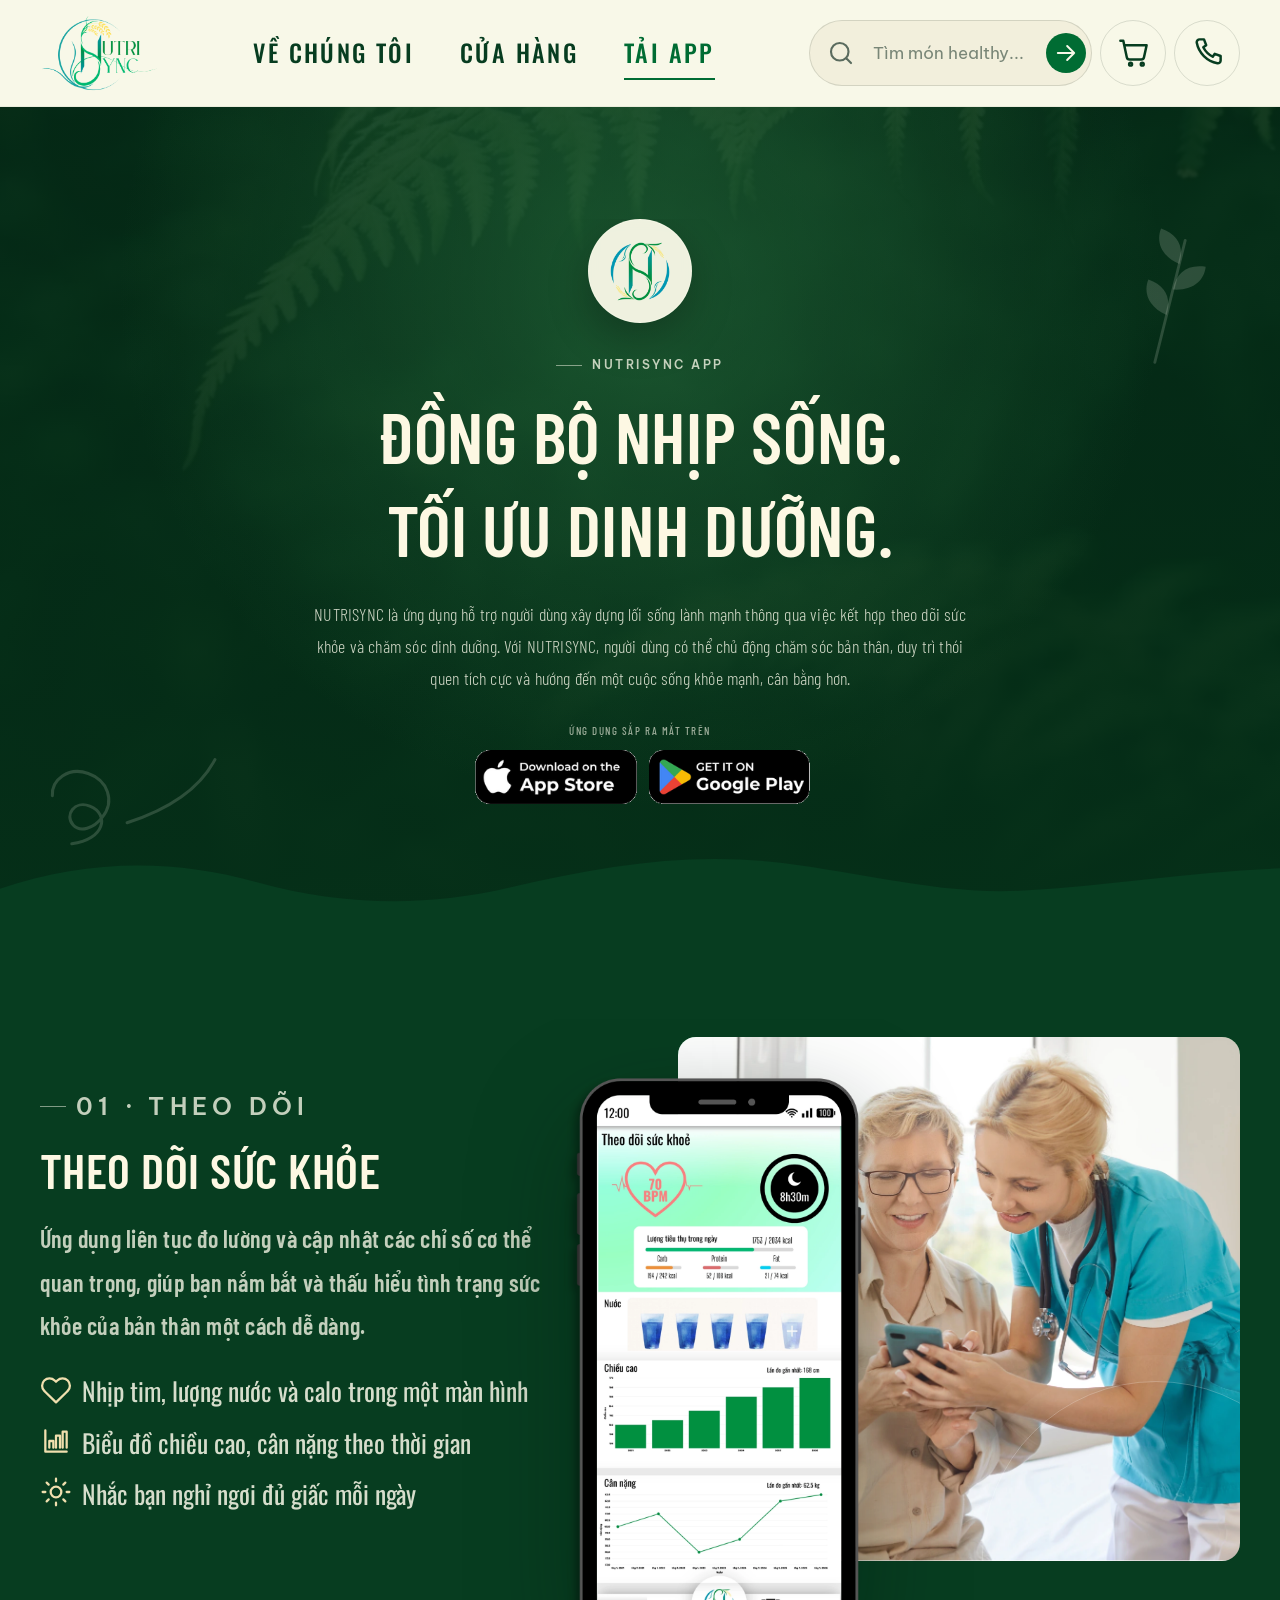
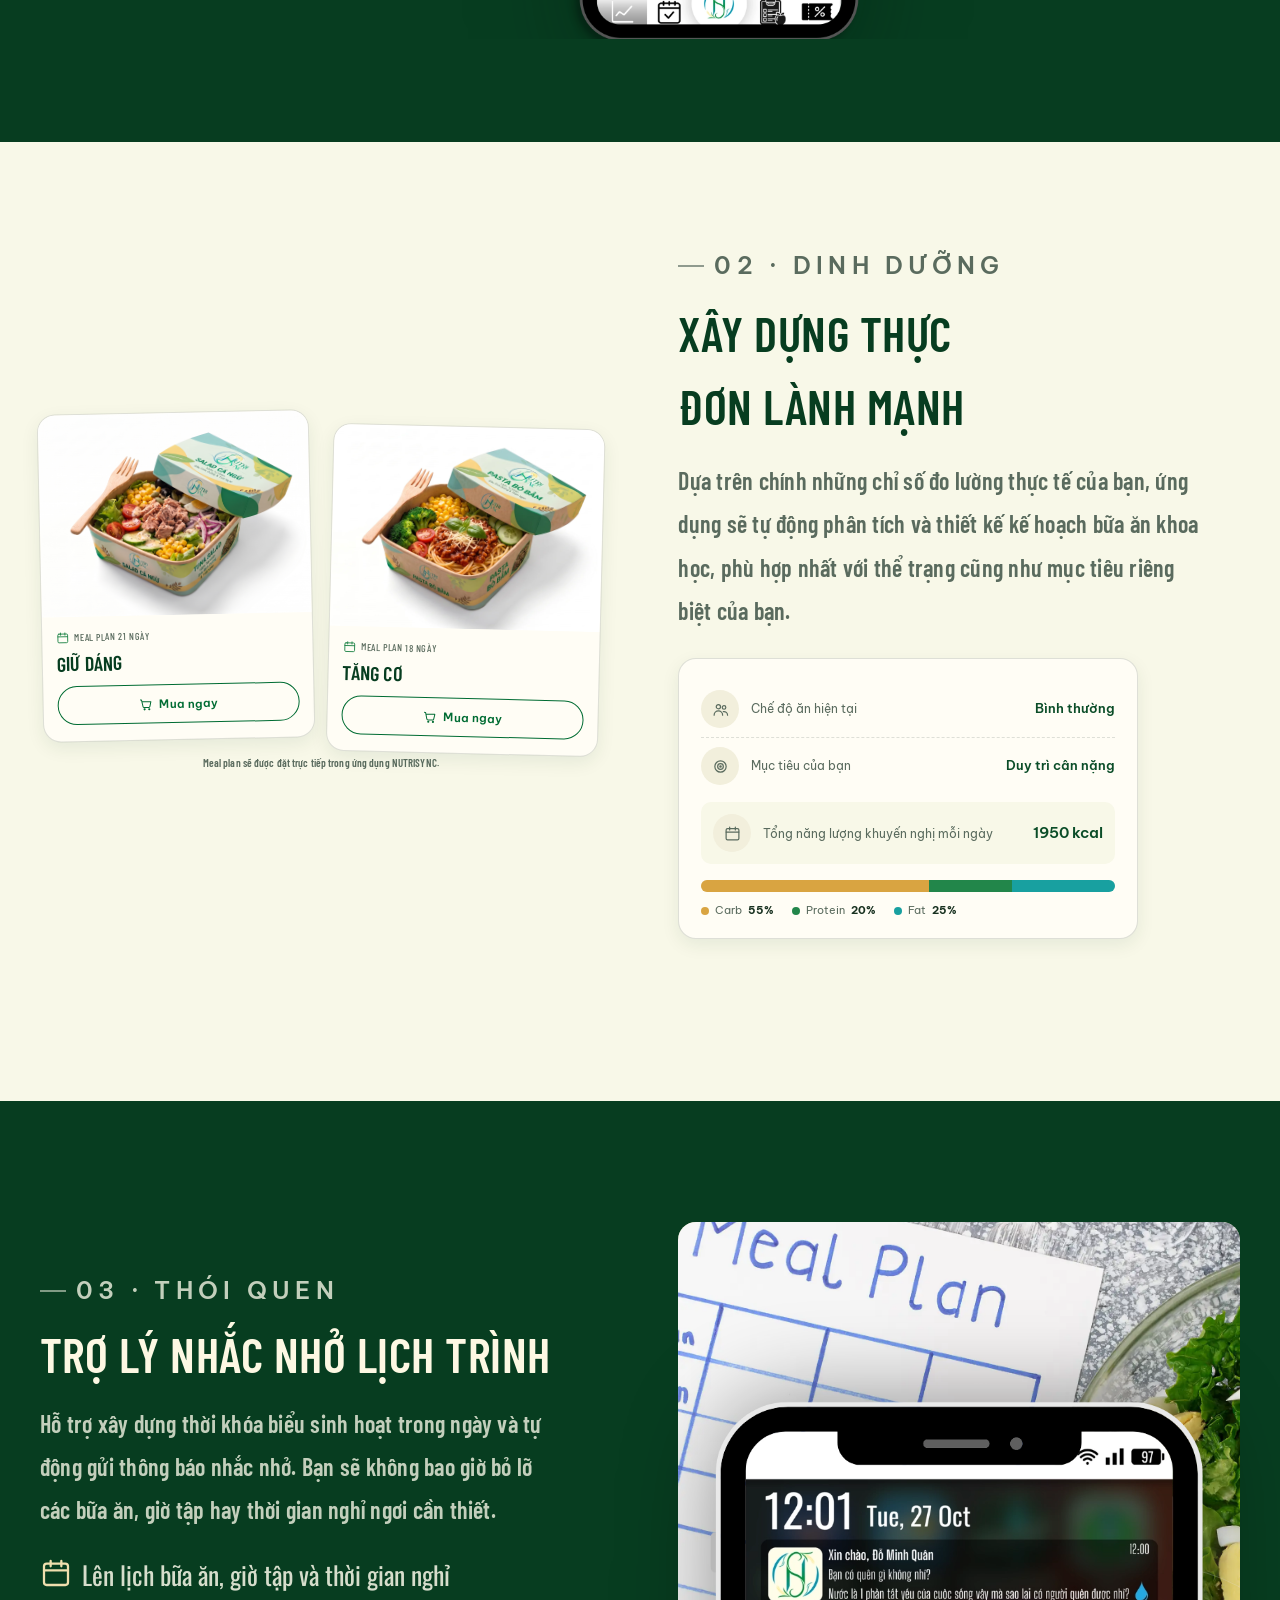
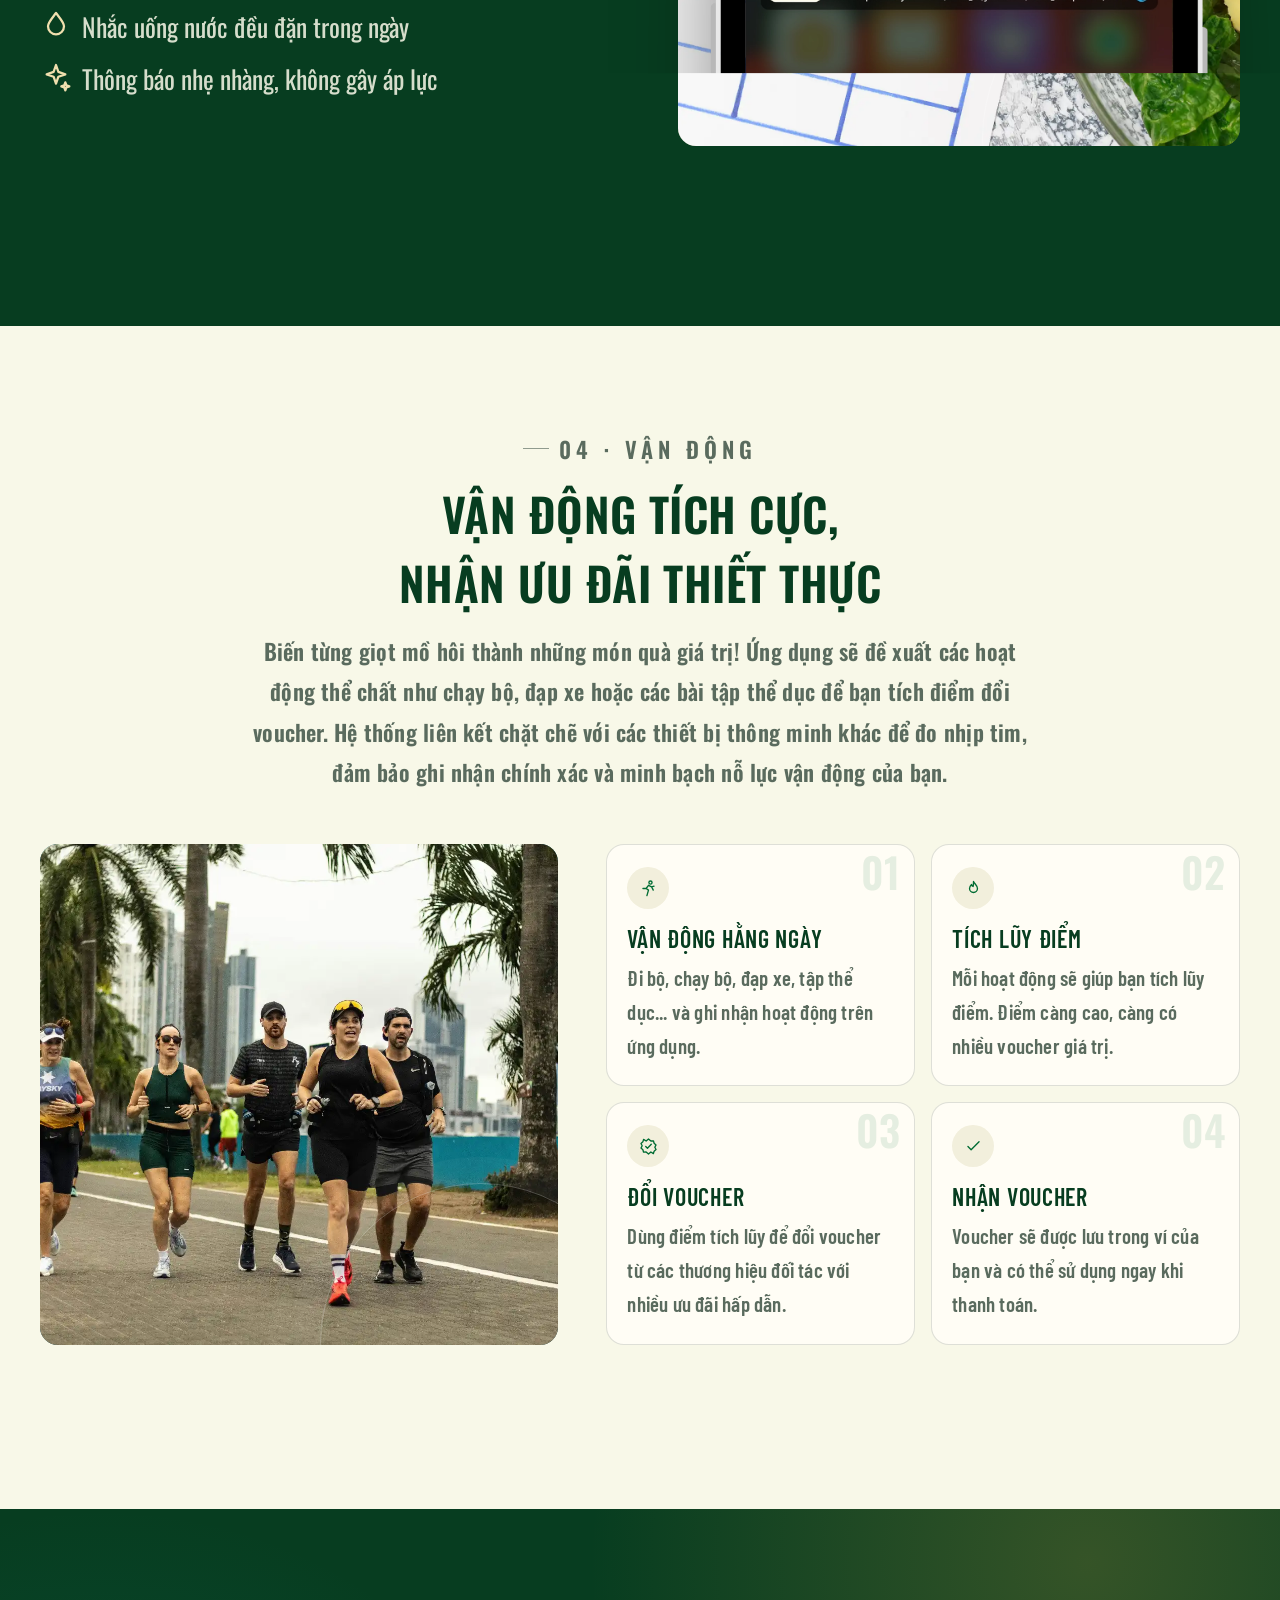
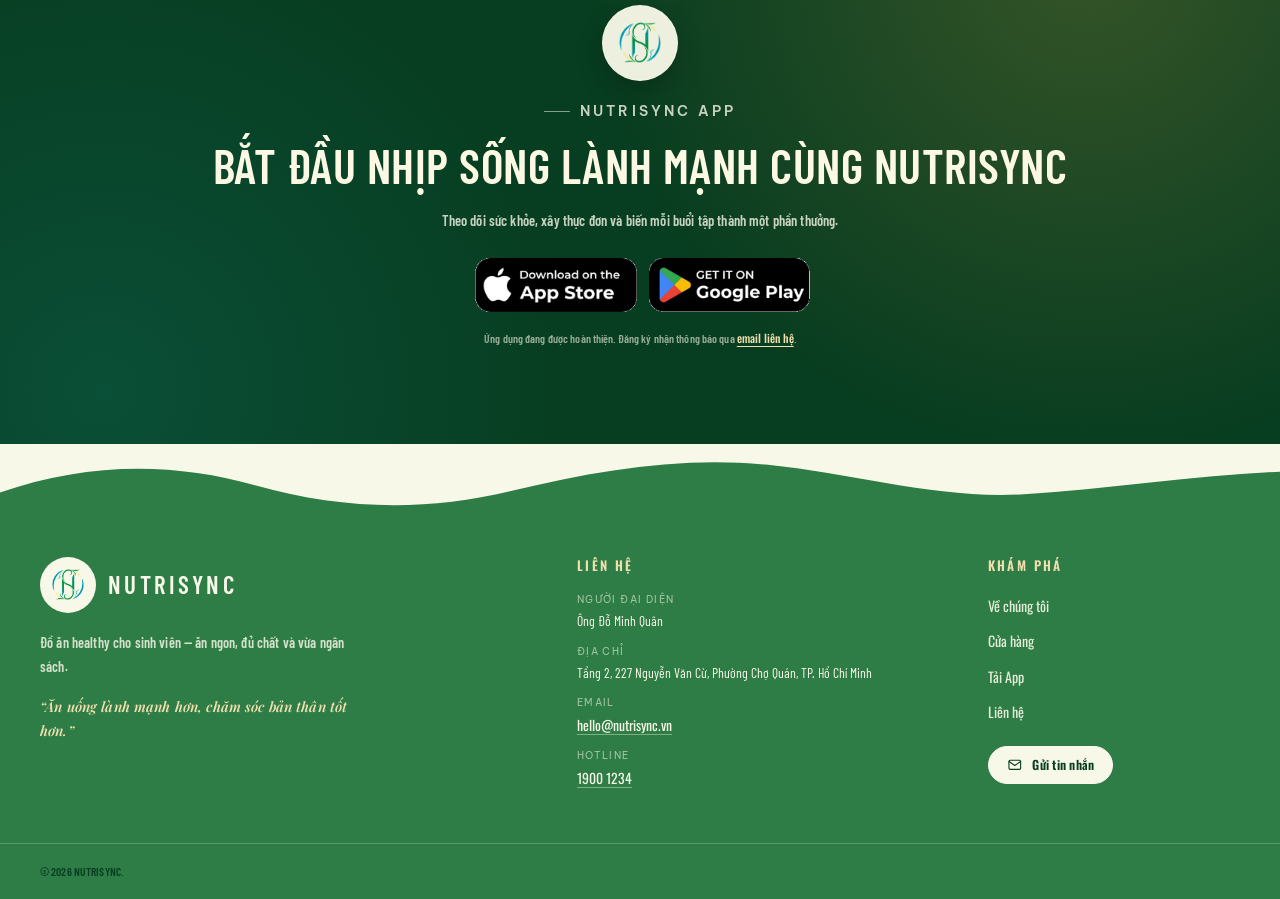
<file: get-app.html>
<!DOCTYPE html>
<html lang="vi">
<head>
  <meta charset="UTF-8">
  <meta name="viewport" content="width=device-width, initial-scale=1">

  <title style="line-height: 1.8;">Tải App – NUTRISYNC | Đồng bộ nhịp sống, tối ưu dinh dưỡng</title>
  <meta name="description" content="NUTRISYNC App giúp bạn theo dõi sức khỏe, xây dựng thực đơn lành mạnh, nhắc nhở lịch trình và tích điểm đổi voucher khi vận động.">
  <meta name="keywords" content="NUTRISYNC app, ứng dụng healthy, theo dõi sức khỏe, thực đơn lành mạnh, meal plan sinh viên">
  <meta name="author" content="NUTRISYNC">
  <meta name="theme-color" content="#006c33">
  <link rel="canonical" href="https://nutrisync.vn/get-app.html">

  <meta property="og:type" content="website">
  <meta property="og:site_name" content="NUTRISYNC">
  <meta property="og:locale" content="vi_VN">
  <meta property="og:title" content="Get App – NUTRISYNC">
  <meta property="og:description" content="Đồng bộ nhịp sống, tối ưu dinh dưỡng cùng NUTRISYNC App.">
  <meta property="og:url" content="https://nutrisync.vn/get-app.html">
  <meta property="og:image" content="https://nutrisync.vn/assets/img/og-cover.jpg">
  <meta property="og:image:width" content="1200">
  <meta property="og:image:height" content="630">
  <meta name="twitter:card" content="summary_large_image">
  <meta name="twitter:title" content="Get App – NUTRISYNC">
  <meta name="twitter:description" content="Đồng bộ nhịp sống, tối ưu dinh dưỡng cùng NUTRISYNC App.">
  <meta name="twitter:image" content="https://nutrisync.vn/assets/img/og-cover.jpg">

  <link rel="icon" type="image/png" sizes="64x64" href="assets/img/favicon.png">
  <link rel="apple-touch-icon" href="assets/img/favicon.png">
  <link rel="preload" as="image" href="assets/img/hero-fern.webp" fetchpriority="high">

  <link rel="preconnect" href="https://fonts.googleapis.com">
  <link rel="preconnect" href="https://fonts.gstatic.com" crossorigin>
  <link href="https://fonts.googleapis.com/css2?family=Be+Vietnam+Pro:wght@300;400;500;600;700&family=Oswald:wght@400;500;600;700&family=Playfair+Display:ital,wght@1,400;1,500&display=swap" rel="stylesheet">

  <link rel="stylesheet" href="css/style.css">
  <link rel="stylesheet" href="css/responsive.css">

  <script src="js/data.js" defer></script>
  <script src="js/app.js" defer></script>
  <script src="js/cart.js" defer></script>

  <script type="application/ld+json">
  {
    "@context": "https://schema.org",
    "@type": "MobileApplication",
    "name": "NUTRISYNC App",
    "url": "https://nutrisync.vn/get-app.html",
    "description": "Ứng dụng theo dõi sức khỏe, xây dựng thực đơn lành mạnh và tích điểm đổi voucher khi vận động.",
    "applicationCategory": "HealthApplication",
    "operatingSystem": "iOS, Android",
    "offers": { "@type": "Offer", "price": "0", "priceCurrency": "VND" },
    "publisher": {
      "@type": "Organization",
      "name": "NUTRISYNC",
      "logo": "https://nutrisync.vn/assets/img/logo-mark.webp"
    }
  }
  </script>
</head>

<body class="page-app">

  <a class="skip-link" href="#main">Chuyển đến nội dung chính</a>

  <!-- SVG SPRITE -->
  <svg class="svg-sprite" xmlns="http://www.w3.org/2000/svg" aria-hidden="true" focusable="false">
    <symbol id="i-search" viewBox="0 0 24 24"><circle cx="11" cy="11" r="7"/><path d="m20 20-3.6-3.6"/></symbol>
    <symbol id="i-cart" viewBox="0 0 24 24"><path d="M3 4h2l2.4 11.2a2 2 0 0 0 2 1.6h7.8a2 2 0 0 0 2-1.6L21 7H6"/><circle cx="10" cy="20" r="1"/><circle cx="18" cy="20" r="1"/></symbol>
    <symbol id="i-phone" viewBox="0 0 24 24"><path d="M6.6 3h3l1.5 4-2 1.4a15 15 0 0 0 6.5 6.5l1.4-2 4 1.5v3a2 2 0 0 1-2.2 2A17.8 17.8 0 0 1 4.6 5.2 2 2 0 0 1 6.6 3Z"/></symbol>
    <symbol id="i-close" viewBox="0 0 24 24"><path d="m6 6 12 12M18 6 6 18"/></symbol>
    <symbol id="i-chevron" viewBox="0 0 24 24"><path d="m6 9 6 6 6-6"/></symbol>
    <symbol id="i-arrow-left" viewBox="0 0 24 24"><path d="M19 12H5m6-6-6 6 6 6"/></symbol>
    <symbol id="i-arrow-right" viewBox="0 0 24 24"><path d="M5 12h14m-6-6 6 6-6 6"/></symbol>
    <symbol id="i-plus" viewBox="0 0 24 24"><path d="M12 5v14M5 12h14"/></symbol>
    <symbol id="i-minus" viewBox="0 0 24 24"><path d="M5 12h14"/></symbol>
    <symbol id="i-trash" viewBox="0 0 24 24"><path d="M4 7h16M9 7V5h6v2m-8 0 1 13h8l1-13"/></symbol>
    <symbol id="i-check" viewBox="0 0 24 24"><path d="m5 12 4 4 10-10"/></symbol>
    <symbol id="i-mail" viewBox="0 0 24 24"><rect x="3" y="5" width="18" height="14" rx="2"/><path d="m3 7 9 6 9-6"/></symbol>
    <symbol id="i-leaf" viewBox="0 0 24 24"><path d="M20 4C10 4 4 10 4 20c10 0 16-6 16-16Z"/><path d="M4 20c4-6 8-10 14-14"/></symbol>
    <symbol id="i-calendar" viewBox="0 0 24 24"><rect x="3" y="5" width="18" height="16" rx="2"/><path d="M16 3v4M8 3v4M3 10h18"/></symbol>
    <symbol id="i-chart" viewBox="0 0 24 24"><path d="M4 20V4M4 20h16"/><path d="M7 17v-5h3v5m2 0V8h3v9m2 0V5h3v12"/></symbol>
    <symbol id="i-heart" viewBox="0 0 24 24"><path d="M20.8 5.6a5.5 5.5 0 0 0-7.8 0L12 6.6l-1-1a5.5 5.5 0 0 0-7.8 7.8l1 1L12 22l7.8-7.6 1-1a5.5 5.5 0 0 0 0-7.8Z"/></symbol>
    <symbol id="i-run" viewBox="0 0 24 24"><circle cx="14.5" cy="4.5" r="2"/><path d="m12 8-3 4 3 2-2 7M12 8l4 2 2 4M9 12H5m11-2 3-1"/></symbol>
    <symbol id="i-users" viewBox="0 0 24 24"><circle cx="9" cy="8" r="3"/><path d="M3 20a6 6 0 0 1 12 0"/><circle cx="17" cy="9" r="2.5"/><path d="M16 15a5 5 0 0 1 6 5"/></symbol>
    <symbol id="i-spark" viewBox="0 0 24 24"><path d="m12 3 1.8 5.2L19 10l-5.2 1.8L12 17l-1.8-5.2L5 10l5.2-1.8Z"/><path d="m19 16 .8 2.2L22 19l-2.2.8L19 22l-.8-2.2L16 19l2.2-.8Z"/></symbol>
    <symbol id="i-target" viewBox="0 0 24 24"><circle cx="12" cy="12" r="8"/><circle cx="12" cy="12" r="4"/><circle cx="12" cy="12" r="1"/></symbol>
    <symbol id="i-badge" viewBox="0 0 24 24"><path d="M12 2.5 15 5l3.2-.2.9 3.1 2.4 2.1-1.5 2.9 1.5 2.9-2.4 2.1-.9 3.1L15 19l-3 2.5L9 19l-3.2.2-.9-3.1-2.4-2.1 1.5-2.9-1.5-2.9 2.4-2.1.9-3.1L9 5Z"/><path d="m8.5 12 2.2 2.2 4.8-5"/></symbol>
    <symbol id="i-droplet" viewBox="0 0 24 24"><path d="M12 3c3 4 6 7 6 10a6 6 0 0 1-12 0c0-3 3-6 6-10Z"/></symbol>
    <symbol id="i-flame" viewBox="0 0 24 24"><path d="M12 3c1 3 5 5 5 9a5 5 0 0 1-10 0c0-2 1-3.5 2.5-5 .2 1.5 1 2 2 2.5C12 7.5 12 5.5 12 3Z"/></symbol>
    <symbol id="i-sun" viewBox="0 0 24 24"><circle cx="12" cy="12" r="4"/><path d="M12 2v2m0 16v2M2 12h2m16 0h2M5 5l1.5 1.5M17.5 17.5 19 19M19 5l-1.5 1.5M6.5 17.5 5 19"/></symbol>
    <symbol id="i-book" viewBox="0 0 24 24"><path d="M4 5.5A2.5 2.5 0 0 1 6.5 3H20v16H6.5A2.5 2.5 0 0 0 4 21.5Z"/><path d="M4 5.5v16"/></symbol>
    <symbol id="deco-swirl" viewBox="0 0 240 200"><path d="M12 168c44 4 58-28 34-44-18-12-36 4-27 20 7 12 26 10 40-2 22-18 17-47-6-61-24-15-50-2-53 19" fill="none" stroke="currentColor" stroke-width="4" stroke-linecap="round"/><path d="M90 156c58-6 104-24 132-58" fill="none" stroke="currentColor" stroke-width="4" stroke-linecap="round"/></symbol>
    <symbol id="deco-sprig" viewBox="0 0 120 160"><path d="M60 154V20" fill="none" stroke="currentColor" stroke-width="3" stroke-linecap="round"/><path d="M60 46c-22-4-30-18-28-32 20 2 29 14 28 32Zm0 28c22-4 30-18 28-32-20 2-29 14-28 32Zm0 28c-22-4-30-18-28-32 20 2 29 14 28 32Z" fill="currentColor"/></symbol>
  </svg>

  <!-- HEADER -->
  <header class="site-header" data-header>
    <div class="container header__bar">
      <a class="brand" href="index.html" aria-label="NUTRISYNC – Trang chủ">
        <img class="brand__logo" src="assets/img/logo-lockup.webp" alt="" width="760" height="497">
        <span class="sr-only">NUTRISYNC</span>
      </a>

      <nav class="primary-nav" aria-label="Điều hướng chính">
        <ul class="primary-nav__list">
          <li><a class="nav-link" href="index.html">Về chúng tôi</a></li>
          <li><a class="nav-link" href="store.html">Cửa hàng</a></li>
          <li><a class="nav-link is-active" href="get-app.html" aria-current="page">Tải App</a></li>
        </ul>
      </nav>

      <div class="header-tools">
        <form class="search" role="search" action="index.html" method="get" data-search-form>
          <svg class="icon" aria-hidden="true"><use href="#i-search"></use></svg>
          <label class="sr-only" for="site-search">Tìm sản phẩm</label>
          <input id="site-search" type="search" name="q" placeholder="Tìm món healthy..." autocomplete="off" data-search>
          <button class="search__submit" type="submit" aria-label="Tìm kiếm">
            <svg class="icon" aria-hidden="true"><use href="#i-arrow-right"></use></svg>
          </button>
        </form>

        <a class="icon-btn search-link" href="index.html#search" aria-label="Tìm kiếm sản phẩm" data-search-link>
          <svg class="icon" aria-hidden="true"><use href="#i-search"></use></svg>
        </a>

        <button class="icon-btn" type="button" data-open-cart aria-label="Mở giỏ hàng">
          <svg class="icon" aria-hidden="true"><use href="#i-cart"></use></svg>
          <span class="cart-count" data-cart-count hidden>0</span>
        </button>

        <button class="icon-btn" type="button" data-open-contact aria-label="Liên hệ NUTRISYNC">
          <svg class="icon" aria-hidden="true"><use href="#i-phone"></use></svg>
        </button>

        <button class="nav-toggle" type="button" aria-expanded="false" aria-controls="mobile-menu" data-nav-toggle>
          <span class="nav-toggle__box" aria-hidden="true"><span></span><span></span><span></span></span>
          <span class="sr-only">Mở menu</span>
        </button>
      </div>
    </div>

    <div class="mobile-menu" id="mobile-menu" data-mobile-menu inert>
      <nav aria-label="Điều hướng trên thiết bị di động">
        <ul class="mobile-nav__list">
          <li><a class="nav-link" href="index.html">Về chúng tôi</a></li>
          <li><a class="nav-link" href="store.html">Cửa hàng</a></li>
          
          <li><a class="nav-link is-active" href="get-app.html" aria-current="page">Tải App</a></li>
        </ul>
      </nav>
      <form class="search search--mobile" role="search" action="index.html" method="get" data-search-form>
        <svg class="icon" aria-hidden="true"><use href="#i-search"></use></svg>
        <label class="sr-only" for="site-search-mobile">Tìm sản phẩm</label>
        <input id="site-search-mobile" type="search" name="q" placeholder="Tìm món healthy..." autocomplete="off" data-search>
        <button class="search__submit" type="submit" aria-label="Tìm kiếm">
          <svg class="icon" aria-hidden="true"><use href="#i-arrow-right"></use></svg>
        </button>
      </form>
      <button class="btn btn--primary btn--block" type="button" data-open-contact>Liên hệ với NUTRISYNC</button>
    </div>
  </header>

  <main id="main">

    <!-- HERO APP -->
    <section class="app-hero" aria-labelledby="app-hero-title">
      <div class="app-hero__media" aria-hidden="true"></div>
      <div class="app-hero__veil" aria-hidden="true"></div>
      <svg class="app-hero__deco app-hero__deco--left" aria-hidden="true"><use href="#deco-swirl"></use></svg>
      <svg class="app-hero__deco app-hero__deco--right" aria-hidden="true"><use href="#deco-sprig"></use></svg>

      <div class="container app-hero__inner">
        <div class="app-hero__icon" aria-hidden="true">
          <img src="assets/img/logo-mark.webp" alt="" width="420" height="413">
        </div>

        <div class="app-hero__copy">
          <p class="eyebrow eyebrow--light">NUTRISYNC APP</p>
          <h1 style="line-height: 1.3;" id="app-hero-title">Đồng bộ nhịp sống.<br>Tối ưu dinh dưỡng.</h1>
          <p class="app-hero__lead">
            NUTRISYNC là ứng dụng hỗ trợ người dùng xây dựng lối sống lành mạnh thông qua việc
            kết hợp theo dõi sức khỏe và chăm sóc dinh dưỡng. Với NUTRISYNC, người dùng có thể
            chủ động chăm sóc bản thân, duy trì thói quen tích cực và hướng đến một cuộc sống
            khỏe mạnh, cân bằng hơn.
          </p>

          <div class="app-badges" aria-label="Tải ứng dụng NUTRISYNC">
            <p class="app-badges__label">Ứng dụng sắp ra mắt trên</p>
            <div class="app-badges__row">
              <button class="app-badge" type="button" data-app-badge="App Store" aria-label="Tải NUTRISYNC trên App Store – sắp ra mắt">
                <img src="assets/img/badge-app-store.png" alt="Tải trên App Store" width="222" height="72">
              </button>
              <button class="app-badge" type="button" data-app-badge="Google Play" aria-label="Tải NUTRISYNC trên Google Play – sắp ra mắt">
                <img src="assets/img/badge-google-play.png" alt="Tải trên Google Play" width="217" height="73">
              </button>
            </div>
          </div>
        </div>
      </div>
      <!-- Gợn sóng nối liền hero với khối nội dung tối bên dưới -->
      <svg class="app-hero__wave" viewBox="0 0 1440 90" preserveAspectRatio="none" aria-hidden="true">
        <path fill="#073d20" d="M0 56c96-34 192-36 288-8s192 30 288 6 192-40 288-30 192 40 288 34 192-22 288-26v58H0Z"/>
      </svg>
    </section>

    <!-- 1. THEO DÕI SỨC KHỎE -->
    <section class="app-feature app-feature--dark" aria-labelledby="feature-health-title">
      <div class="container app-feature__grid">
        <div class="app-feature__copy" data-reveal>
          <p class="eyebrow eyebrow--light">01 · Theo dõi</p>
          <h2 id="feature-health-title">Theo dõi sức khỏe</h2>
          <p>
            Ứng dụng liên tục đo lường và cập nhật các chỉ số cơ thể quan trọng, giúp bạn nắm bắt
            và thấu hiểu tình trạng sức khỏe của bản thân một cách dễ dàng.
          </p>
          <ul class="feature-list">
            <li><svg class="icon" aria-hidden="true"><use href="#i-heart"></use></svg> Nhịp tim, lượng nước và calo trong một màn hình</li>
            <li><svg class="icon" aria-hidden="true"><use href="#i-chart"></use></svg> Biểu đồ chiều cao, cân nặng theo thời gian</li>
            <li><svg class="icon" aria-hidden="true"><use href="#i-sun"></use></svg> Nhắc bạn nghỉ ngơi đủ giấc mỗi ngày</li>
          </ul>
        </div>

        <div class="app-feature__visual app-feature__visual--phone" data-reveal>
          <figure class="media-ph media-ph--health app-feature__behind">
            <img class="media-ph__img" src="assets/img/blog/bac-si.webp"
              alt="Ý tưởng"  loading="lazy">
          </figure>
          <img class="phone-mockup" src="assets/img/blog/dien-thoai-1.webp" alt="Màn hình theo dõi sức khỏe trên ứng dụng NUTRISYNC" width="400" height="760" loading="lazy">
        </div>
      </div>
    </section>

    <!-- 2. THỰC ĐƠN LÀNH MẠNH -->
    <section class="app-feature app-feature--cream" aria-labelledby="feature-plan-title">
      <div class="container app-feature__grid app-feature__grid--reverse">
        <div class="app-feature__copy" data-reveal>
          <p class="eyebrow">02 · Dinh dưỡng</p>
          <h2 style="line-height: 1.5;" id="feature-plan-title">Xây dựng thực đơn lành mạnh</h2>
          <p>
            Dựa trên chính những chỉ số đo lường thực tế của bạn, ứng dụng sẽ tự động phân tích
            và thiết kế kế hoạch bữa ăn khoa học, phù hợp nhất với thể trạng cũng như mục tiêu
            riêng biệt của bạn.
          </p>

          <div class="nutrition-card" data-reveal>
            <div class="nutrition-card__row">
              <span class="nutrition-card__icon"><svg class="icon" aria-hidden="true"><use href="#i-users"></use></svg></span>
              <div><span>Chế độ ăn hiện tại</span><strong>Bình thường</strong></div>
            </div>
            <div class="nutrition-card__row">
              <span class="nutrition-card__icon"><svg class="icon" aria-hidden="true"><use href="#i-target"></use></svg></span>
              <div><span>Mục tiêu của bạn</span><strong>Duy trì cân nặng</strong></div>
            </div>
            <div class="nutrition-card__energy">
              <span class="nutrition-card__icon"><svg class="icon" aria-hidden="true"><use href="#i-calendar"></use></svg></span>
              <div><span>Tổng năng lượng khuyến nghị mỗi ngày</span><strong>1950 kcal</strong></div>
            </div>
            <div class="macro-bar" aria-label="Tỷ lệ macros: Carb 55%, Protein 20%, Fat 25%">
              <span class="macro-bar__seg macro-bar__seg--carb" style="--w:55%"></span>
              <span class="macro-bar__seg macro-bar__seg--protein" style="--w:20%"></span>
              <span class="macro-bar__seg macro-bar__seg--fat" style="--w:25%"></span>
            </div>
            <ul class="macro-legend">
              <li><span class="dot dot--carb"></span>Carb <strong>55%</strong></li>
              <li><span class="dot dot--protein"></span>Protein <strong>20%</strong></li>
              <li><span class="dot dot--fat"></span>Fat <strong>25%</strong></li>
            </ul>
          </div>
        </div>

        <div class="app-feature__visual app-feature__visual--plans" data-reveal>
          <div class="meal-plans">
            <article class="meal-plan">
              <div class="meal-plan__media">
                <img src="assets/img/products/salad-ca-ngu.webp" alt="Salad cá ngừ NUTRISYNC" width="1200" height="896" loading="lazy">
              </div>
              <div class="meal-plan__body">
                <p class="meal-plan__meta"><svg class="icon" aria-hidden="true"><use href="#i-calendar"></use></svg> Meal plan 21 ngày</p>
                <h3>Giữ dáng</h3>
                <button class="meal-plan__btn" type="button" data-app-badge="Meal plan Giữ dáng">
                  <svg class="icon" aria-hidden="true"><use href="#i-cart"></use></svg>
                  Mua ngay
                </button>
              </div>
            </article>

            <article class="meal-plan">
              <div class="meal-plan__media">
                <img src="assets/img/products/pasta-bo-bam.webp" alt="Pasta bò bằm NUTRISYNC" width="1200" height="896" loading="lazy">
              </div>
              <div class="meal-plan__body">
                <p class="meal-plan__meta"><svg class="icon" aria-hidden="true"><use href="#i-calendar"></use></svg> Meal plan 18 ngày</p>
                <h3>Tăng cơ</h3>
                <button class="meal-plan__btn" type="button" data-app-badge="Meal plan Tăng cơ">
                  <svg class="icon" aria-hidden="true"><use href="#i-cart"></use></svg>
                  Mua ngay
                </button>
              </div>
            </article>
          </div>
          <p class="app-feature__note">Meal plan sẽ được đặt trực tiếp trong ứng dụng NUTRISYNC.</p>
        </div>
      </div>
    </section>

    <!-- 3. NHẮC NHỞ LỊCH TRÌNH -->
    <section class="app-feature app-feature--dark" aria-labelledby="feature-reminder-title">
      <div class="container app-feature__grid">
        <div class="app-feature__copy" data-reveal>
          <p class="eyebrow eyebrow--light">03 · Thói quen</p>
          <h2 style="line-height: 1.3;" id="feature-reminder-title">Trợ lý nhắc nhở lịch trình</h2>
          <p>
            Hỗ trợ xây dựng thời khóa biểu sinh hoạt trong ngày và tự động gửi thông báo nhắc nhở.
            Bạn sẽ không bao giờ bỏ lỡ các bữa ăn, giờ tập hay thời gian nghỉ ngơi cần thiết.
          </p>
          <ul class="feature-list">
            <li><svg class="icon" aria-hidden="true"><use href="#i-calendar"></use></svg> Lên lịch bữa ăn, giờ tập và thời gian nghỉ</li>
            <li><svg class="icon" aria-hidden="true"><use href="#i-droplet"></use></svg> Nhắc uống nước đều đặn trong ngày</li>
            <li><svg class="icon" aria-hidden="true"><use href="#i-spark"></use></svg> Thông báo nhẹ nhàng, không gây áp lực</li>
          </ul>
        </div>

        <div class="app-feature__visual app-feature__visual--phone app-feature__visual--notebook" data-reveal>
          <figure class="media-ph media-ph--planner app-feature__behind">
            <img class="media-ph__img" src="assets/img/blog/thuc-don.webp">
            <div class="media-ph__art" aria-hidden="true"><svg class="icon"><use href="#i-book"></use></svg></div>
          </figure>
          <img class="phone-mockup--reminder" src="assets/img/blog/dien-thoai-2.webp" alt="Thông báo nhắc nhở lịch trình trên ứng dụng NUTRISYNC" width="1000" height="1000" loading="lazy">
        </div>
      </div>
    </section>

    <!-- 4. VẬN ĐỘNG & VOUCHER -->
    <section class="app-feature app-feature--cream" aria-labelledby="feature-reward-title">
      <div class="container">
        <header class="app-feature__head" data-reveal>
          <p class="eyebrow">04 · Vận động</p>
          <h2 style="line-height: 1.5;" id="feature-reward-title">Vận động tích cực, nhận ưu đãi thiết thực</h2>
          <p>
            Biến từng giọt mồ hôi thành những món quà giá trị! Ứng dụng sẽ đề xuất các hoạt động
            thể chất như chạy bộ, đạp xe hoặc các bài tập thể dục để bạn tích điểm đổi voucher.
            Hệ thống liên kết chặt chẽ với các thiết bị thông minh khác để đo nhịp tim, đảm bảo
            ghi nhận chính xác và minh bạch nỗ lực vận động của bạn.
          </p>
        </header>

        <div class="reward-layout">
          <figure class="media-ph media-ph--community-run" data-reveal>
            <img class="media-ph__img" src="assets/img/blog/chay.webp">
          </figure>

          <ol class="reward-steps">
            <li data-reveal>
              <span class="reward-steps__num">01</span>
              <span class="reward-steps__icon" aria-hidden="true"><svg class="icon"><use href="#i-run"></use></svg></span>
              <h3>Vận động hằng ngày</h3>
              <p>Đi bộ, chạy bộ, đạp xe, tập thể dục... và ghi nhận hoạt động trên ứng dụng.</p>
            </li>
            <li data-reveal>
              <span class="reward-steps__num">02</span>
              <span class="reward-steps__icon" aria-hidden="true"><svg class="icon"><use href="#i-flame"></use></svg></span>
              <h3>Tích lũy điểm</h3>
              <p>Mỗi hoạt động sẽ giúp bạn tích lũy điểm. Điểm càng cao, càng có nhiều voucher giá trị.</p>
            </li>
            <li data-reveal>
              <span class="reward-steps__num">03</span>
              <span class="reward-steps__icon" aria-hidden="true"><svg class="icon"><use href="#i-badge"></use></svg></span>
              <h3>Đổi voucher</h3>
              <p>Dùng điểm tích lũy để đổi voucher từ các thương hiệu đối tác với nhiều ưu đãi hấp dẫn.</p>
            </li>
            <li data-reveal>
              <span class="reward-steps__num">04</span>
              <span class="reward-steps__icon" aria-hidden="true"><svg class="icon"><use href="#i-check"></use></svg></span>
              <h3>Nhận voucher</h3>
              <p>Voucher sẽ được lưu trong ví của bạn và có thể sử dụng ngay khi thanh toán.</p>
            </li>
          </ol>
        </div>

        <p class="reward-note" data-reveal>
          <svg class="icon" aria-hidden="true"><use href="#i-leaf"></use></svg>
          Vận động thông minh – Sống khỏe mỗi ngày.
        </p>
      </div>
    </section>

    <!-- CTA CUỐI -->
    <section class="app-cta" aria-labelledby="app-cta-title">
      <div class="container app-cta__inner" data-reveal>
        <div class="app-cta__icon" aria-hidden="true">
          <img src="assets/img/logo-mark.webp" alt="" width="420" height="413">
        </div>
        <p class="eyebrow eyebrow--light">NUTRISYNC APP</p>
        <h2 style="line-height: 1.3;" id="app-cta-title">Bắt đầu nhịp sống lành mạnh cùng NUTRISYNC</h2>
        <p>Theo dõi sức khỏe, xây thực đơn và biến mỗi buổi tập thành một phần thưởng.</p>
        <div class="app-badges app-badges--center" aria-label="Tải ứng dụng NUTRISYNC">
          <div class="app-badges__row">
            <button class="app-badge" type="button" data-app-badge="App Store" aria-label="Tải NUTRISYNC trên App Store – sắp ra mắt">
              <img src="assets/img/badge-app-store.png" alt="Tải trên App Store" width="222" height="72">
            </button>
            <button class="app-badge" type="button" data-app-badge="Google Play" aria-label="Tải NUTRISYNC trên Google Play – sắp ra mắt">
              <img src="assets/img/badge-google-play.png" alt="Tải trên Google Play" width="217" height="73">
            </button>
          </div>
        </div>
        <p class="app-cta__note">Ứng dụng đang được hoàn thiện. Đăng ký nhận thông báo qua <button class="linklike" type="button" data-open-contact>email liên hệ</button>.</p>
      </div>
    </section>
  </main>

  <!-- FOOTER -->
  <footer class="site-footer">
    <svg class="footer-wave" viewBox="0 0 1440 90" preserveAspectRatio="none" aria-hidden="true">
      <path fill="#2f7d46" d="M0 56c96-34 192-36 288-8s192 30 288 6 192-40 288-30 192 40 288 34 192-22 288-26v58H0Z"/>
    </svg>
    <div class="footer__body">
      <div class="container footer__grid">
        <div class="footer__brand">
          <a class="footer__logo" href="index.html" aria-label="NUTRISYNC – Trang chủ">
            <span class="footer__mark"><img src="assets/img/logo-mark.webp" alt="" width="420" height="413"></span>
            <span class="footer__wordmark">NUTRISYNC</span>
          </a>
          <p>Đồ ăn healthy cho sinh viên — ăn ngon, đủ chất và vừa ngân sách.</p>
          <p class="footer__quote">“Ăn uống lành mạnh hơn, chăm sóc bản thân tốt hơn.”</p>
        </div>

        <div class="footer__col">
          <h2 class="footer__title">Liên hệ</h2>
          <ul class="footer__contact">
            <li><span>Người đại diện</span><strong data-contact="representative">Ông Đỗ Minh Quân</strong></li>
            <li><span>Địa chỉ</span><strong data-contact="address">Tầng 2, 227 Nguyễn Văn Cừ, Phường 4, Quận 5, TP. Hồ Chí Minh</strong></li>
            <li><span>Email</span><a href="mailto:hello@nutrisync.vn" data-contact-link="email"><span data-contact="email">hello@nutrisync.vn</span></a></li>
            <li><span>Hotline</span><a href="tel:19001234" data-contact-link="phone"><span data-contact="phone">1900 1234</span></a></li>
          </ul>
        </div>

        <div class="footer__col">
          <h2 class="footer__title">Khám phá</h2>
          <ul class="footer__links">
            <li><a href="index.html">Về chúng tôi</a></li>
            <li><a href="store.html">Cửa hàng</a></li>
            <li><a href="get-app.html">Tải App</a></li>
            <li><button class="linklike" type="button" data-open-contact>Liên hệ</button></li>
          </ul>
          <button class="btn btn--light btn--small" type="button" data-open-contact>
            <svg class="icon" aria-hidden="true"><use href="#i-mail"></use></svg>
            Gửi tin nhắn
          </button>
        </div>
      </div>

      <div class="container footer__bottom">
        <p>© <span data-year>2026</span> NUTRISYNC.</p>
      </div>
    </div>
  </footer>

  <!-- DIALOGS -->
  <dialog class="modal modal--cart" id="cart-modal" aria-labelledby="cart-title">
    <div class="modal__panel">
      <button class="modal__close" type="button" data-close-dialog aria-label="Đóng giỏ hàng">
        <svg class="icon" aria-hidden="true"><use href="#i-close"></use></svg>
      </button>
      <div class="cart">
        <div class="cart__aside">
          <h2 class="cart__title" id="cart-title">
            <svg class="icon" aria-hidden="true"><use href="#i-cart"></use></svg>
            Giỏ hàng
          </h2>
          <p class="cart__subtitle">Kiểm tra món ăn và điền thông tin giao hàng.</p>
          <dl class="cart__summary">
            <div><dt>Tổng hoá đơn</dt><dd data-cart-total>0đ</dd></div>
            <div><dt>Tổng số món</dt><dd data-cart-count-label>0</dd></div>
          </dl>
          <form class="cart__form" data-checkout-form novalidate>
            <div class="field">
              <label class="field__label" for="coupon">Mã giảm giá</label>
              <div class="field__row">
                <input class="input" id="coupon" name="coupon" type="text" placeholder="Nhập mã giảm giá" autocomplete="off" data-coupon-input>
                <button class="btn btn--outline btn--small" type="button" data-apply-coupon>Áp dụng</button>
              </div>
              <p class="field__hint" data-coupon-status></p>
            </div>
            <div class="field">
              <label class="field__label" for="phone">Số điện thoại</label>
              <input class="input" id="phone" name="phone" type="tel" inputmode="tel" placeholder="Số điện thoại" autocomplete="tel" data-phone>
              <p class="field__error" data-error-for="phone"></p>
            </div>
            <div class="field">
              <label class="field__label" for="address">Địa chỉ nhận</label>
              <input class="input" id="address" name="address" type="text" placeholder="Địa chỉ nhận hàng" autocomplete="street-address" data-address>
              <p class="field__error" data-error-for="address"></p>
            </div>
            <dl class="cart__totals">
              <div><dt>Tạm tính</dt><dd data-cart-subtotal>0đ</dd></div>
              <div data-discount-row hidden><dt>Giảm giá <span data-coupon-label></span></dt><dd data-cart-discount>0đ</dd></div>
              <div class="cart__totals-grand"><dt>Thành tiền</dt><dd data-cart-grand>0đ</dd></div>
            </dl>
            <button class="btn btn--primary btn--block" type="submit" data-checkout-submit>Xác nhận thanh toán</button>
            <p class="cart__note">
              <svg class="icon" aria-hidden="true"><use href="#i-leaf"></use></svg>
              Miễn phí giao hàng trong nội thành TP.HCM. Đơn hàng demo, chưa gửi đến hệ thống thật.
            </p>
          </form>
        </div>
        <div class="cart__items-wrap">
          <div class="cart__items-head">
            <h3>Các món đã chọn</h3>
            <span data-cart-items-count>0 món</span>
          </div>
          <div class="cart__items" data-cart-items></div>
        </div>
      </div>
    </div>
  </dialog>

  <dialog class="modal modal--contact" id="contact-modal" aria-labelledby="contact-title">
    <div class="modal__panel">
      <button class="modal__close" type="button" data-close-dialog aria-label="Đóng hộp liên hệ">
        <svg class="icon" aria-hidden="true"><use href="#i-close"></use></svg>
      </button>
      <div class="contact">
        <svg class="contact__corner contact__corner--tr" aria-hidden="true"><use href="#deco-swirl"></use></svg>
        <svg class="contact__corner contact__corner--bl" aria-hidden="true"><use href="#deco-swirl"></use></svg>
        <h2 class="contact__title" id="contact-title">Chúng tôi luôn sẵn sàng lắng nghe</h2>
        <p class="contact__intro">
          Mỗi sinh viên có một câu chuyện và những nhu cầu riêng. Nếu bạn có câu hỏi về sản phẩm,
          cần hỗ trợ sử dụng nền tảng hoặc muốn đóng góp ý kiến, chúng tôi luôn trân trọng cơ hội
          được lắng nghe bạn.
        </p>
        <dl class="contact__list">
          <div><dt>Tên thương hiệu</dt><dd data-contact="brand">NUTRISYNC</dd></div>
          <div><dt>Người đại diện</dt><dd data-contact="representative">Ông Đỗ Minh Quân – Founder</dd></div>
          <div><dt>Email</dt><dd><a href="mailto:hello@nutrisync.vn" data-contact-link="email"><span data-contact="email">hello@nutrisync.vn</span></a></dd></div>
          <div><dt>Số điện thoại</dt><dd><a href="tel:19001234" data-contact-link="phone"><span data-contact="phone">1900 1234</span></a></dd></div>
          <div><dt>Địa chỉ</dt><dd data-contact="address">Tầng 2, 123 Nguyễn Văn Cừ, Phường 4, Quận 5, TP. Hồ Chí Minh</dd></div>
          <div><dt>Website</dt><dd><a href="https://nutrisync.vn" data-contact-link="website"><span data-contact="website">nutrisync.vn</span></a></dd></div>
        </dl>
        <p class="contact__text">
          Chúng tôi tin rằng một cuộc sống khoẻ mạnh hơn không nhất thiết phải bắt đầu bằng những
          thay đổi lớn. Đôi khi, đó chỉ là một bữa ăn được lựa chọn cẩn thận hơn, một thói quen được
          duy trì đều đặn hay một lần chủ động dành thời gian để hiểu cơ thể mình.
        </p>
        <p class="contact__closing">
          Chúng tôi ở đây để giúp những lựa chọn ấy trở nên dễ dàng hơn, để bạn có thể yên tâm
          theo đuổi việc học, những ước mơ và cuộc sống mà mình mong muốn.
        </p>
        <div class="contact__signature">
          <span class="contact__signature-name">Đỗ Minh Quân</span>
          <span class="contact__signature-role">Founder, NUTRISYNC</span>
        </div>
        <div class="contact__actions">
          <a class="btn btn--primary" href="mailto:hello@nutrisync.vn?subject=Li%C3%AAn%20h%E1%BB%87%20NUTRISYNC">
            <svg class="icon" aria-hidden="true"><use href="#i-mail"></use></svg>
            Gửi email cho chúng tôi
          </a>
          <a class="btn btn--outline" href="tel:19001234">
            <svg class="icon" aria-hidden="true"><use href="#i-phone"></use></svg>
            Gọi hotline
          </a>
        </div>
      </div>
    </div>
  </dialog>

  <dialog class="modal modal--success" id="success-modal" aria-labelledby="success-title">
    <div class="modal__panel">
      <div class="success">
        <div class="success__icon" aria-hidden="true"><svg class="icon"><use href="#i-check"></use></svg></div>
        <h2 class="success__title" id="success-title">Đơn hàng đã được ghi nhận</h2>
        <p class="success__text">
          Cảm ơn bạn đã chọn NUTRISYNC. Đây là đơn hàng mô phỏng dùng cho mục đích demo,
          chưa được gửi đến hệ thống bán hàng thật.
        </p>
        <dl class="success__rows">
          <div><dt>Mã đơn</dt><dd data-success-code>—</dd></div>
          <div><dt>Tổng thanh toán</dt><dd data-success-total>—</dd></div>
          <div><dt>Số điện thoại</dt><dd data-success-phone>—</dd></div>
        </dl>
        <button class="btn btn--primary btn--block" type="button" data-close-dialog>Tiếp tục mua sắm</button>
      </div>
    </div>
  </dialog>

  <div class="toast-stack" data-toast-stack role="status" aria-live="polite" aria-atomic="false"></div>

</body>
</html>
</file>
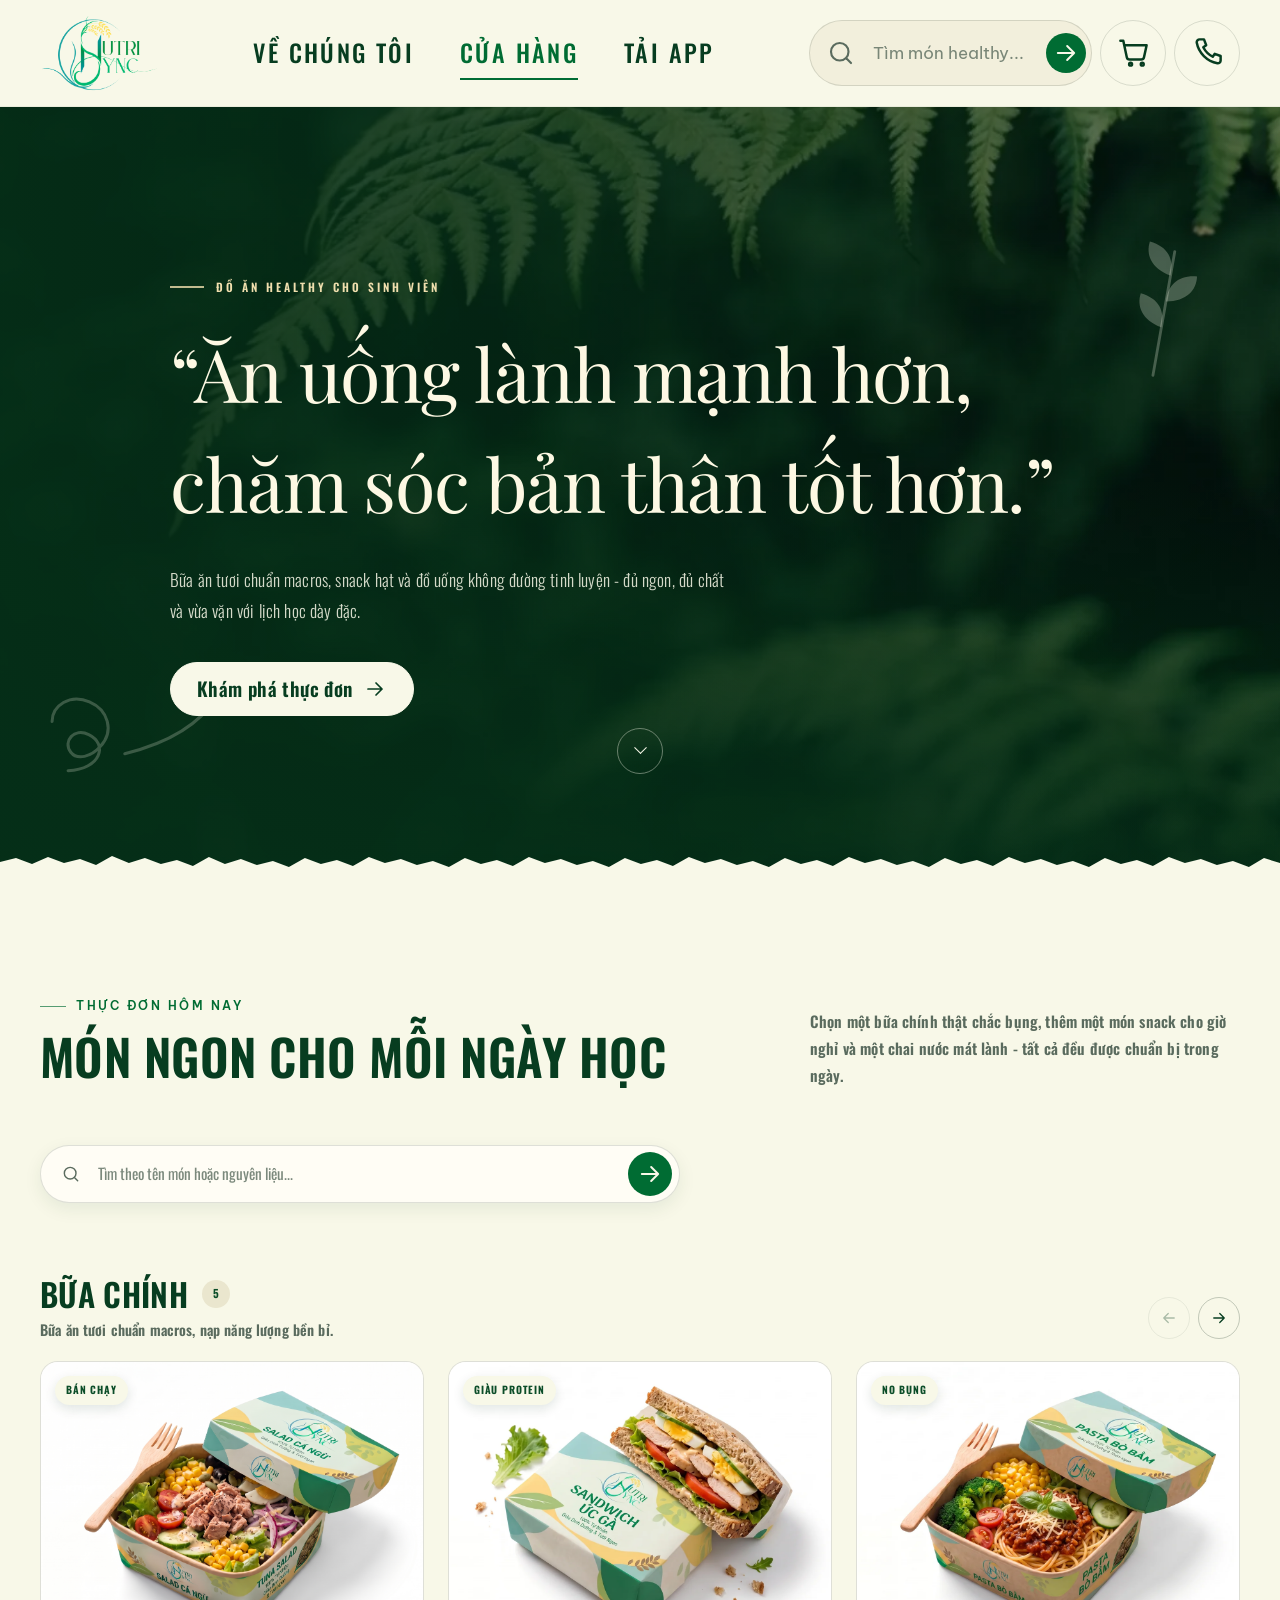
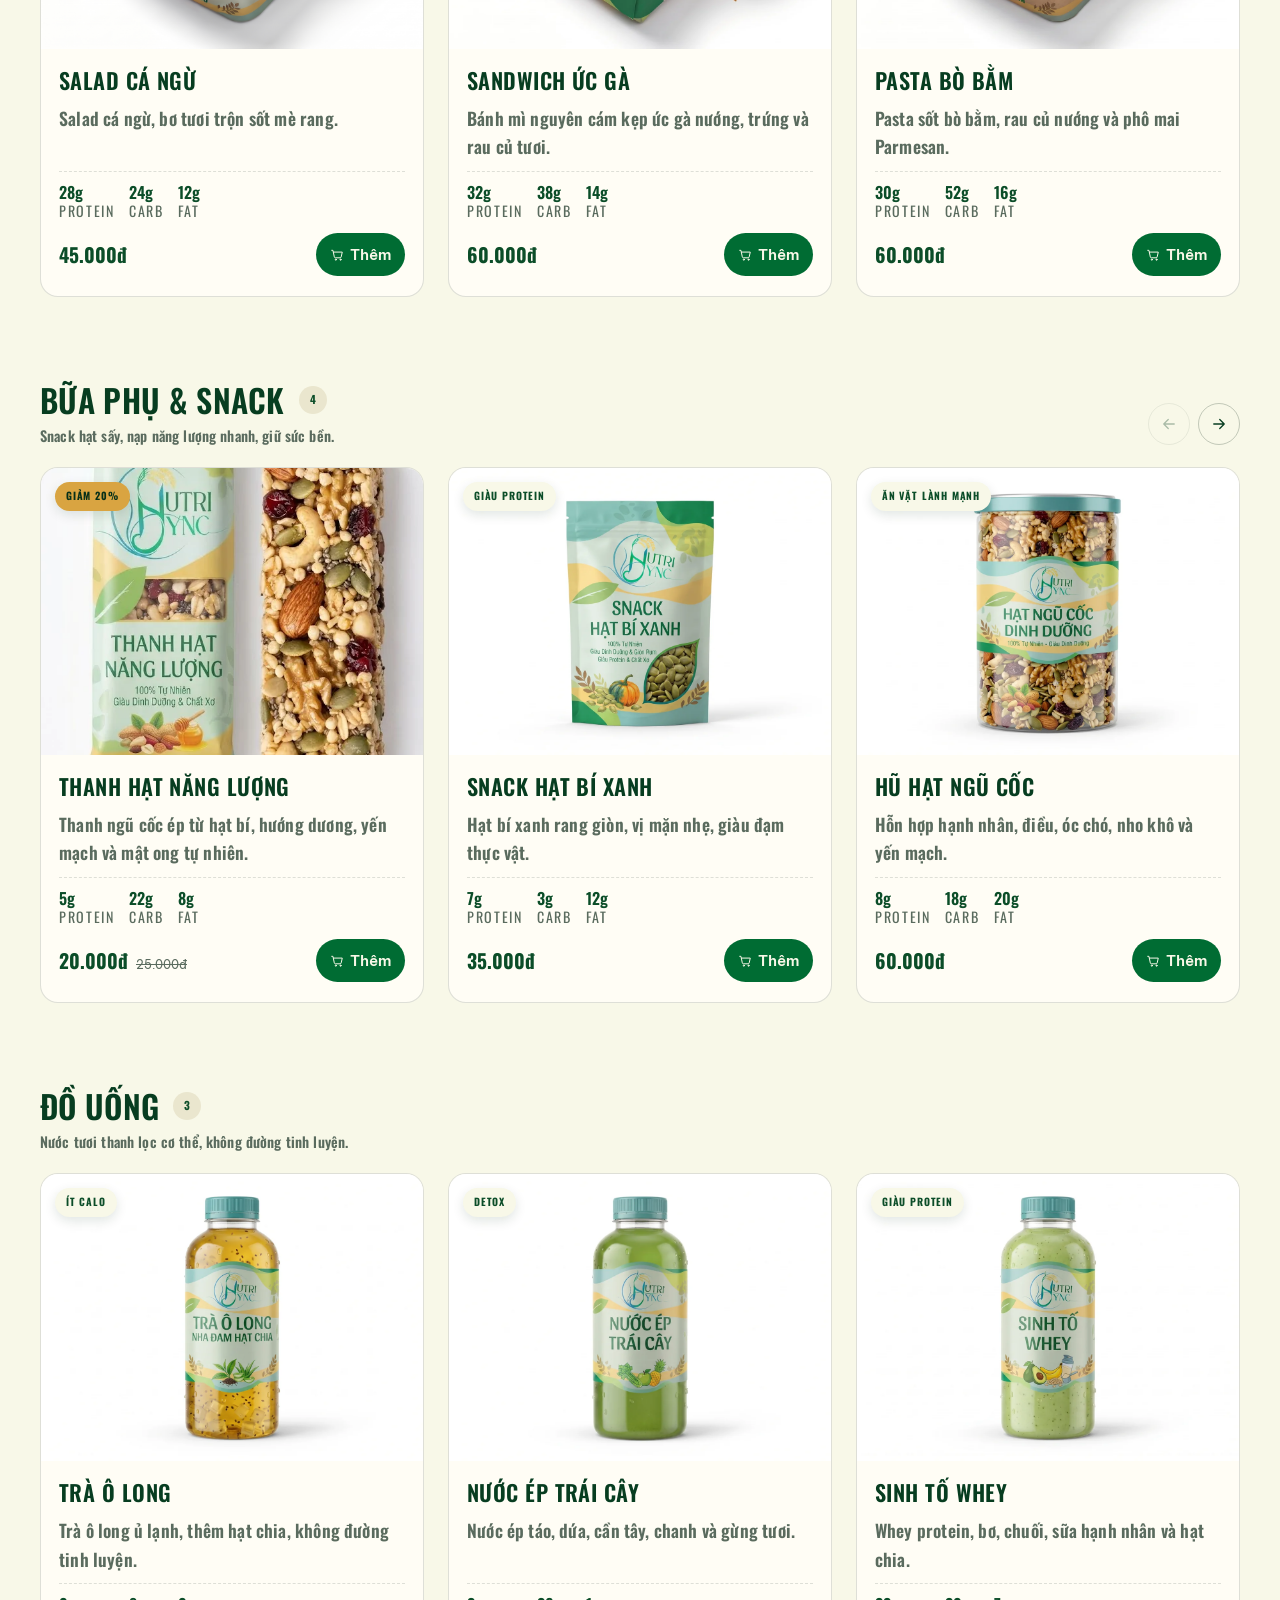
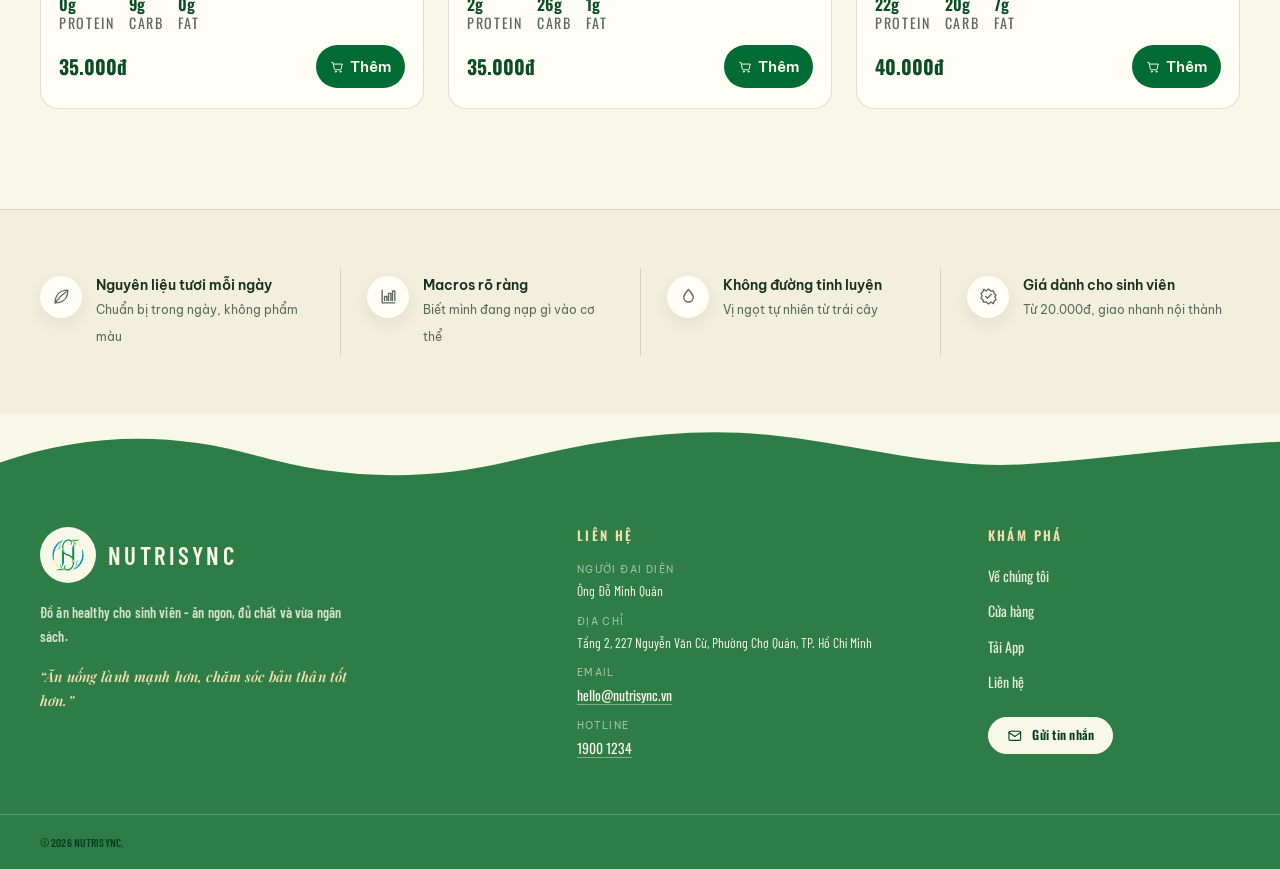
<file: store.html>
<!DOCTYPE html>
<html lang="vi">
<head>
  <meta charset="UTF-8">
  <meta name="viewport" content="width=device-width, initial-scale=1">

  <title>NUTRISYNC – Đồ ăn healthy cho sinh viên | Đặt món lành mạnh mỗi ngày</title>
  <meta name="description" content="NUTRISYNC cung cấp bữa chính, snack và đồ uống healthy dành cho sinh viên: nguyên liệu tươi, giá hợp lý, giao nhanh trong nội thành TP.HCM.">
  <meta name="keywords" content="đồ ăn healthy, sinh viên, salad cá ngừ, cơm lứt, snack hạt, nước ép, NUTRISYNC">
  <meta name="author" content="NUTRISYNC">
  <meta name="theme-color" content="#006c33">
  <link rel="canonical" href="https://nutrisync.vn/">

  <!-- Open Graph / Twitter -->
  <meta property="og:type" content="website">
  <meta property="og:site_name" content="NUTRISYNC">
  <meta property="og:locale" content="vi_VN">
  <meta property="og:title" content="NUTRISYNC – Đồ ăn healthy cho sinh viên">
  <meta property="og:description" content="Bữa ăn tươi chuẩn macros, snack hạt và đồ uống không đường tinh luyện – dành riêng cho nhịp sống sinh viên.">
  <meta property="og:url" content="https://nutrisync.vn/">
  <meta property="og:image" content="https://nutrisync.vn/assets/img/og-cover.jpg">
  <meta property="og:image:width" content="1200">
  <meta property="og:image:height" content="630">
  <meta property="og:image:alt" content="NUTRISYNC – Ăn uống lành mạnh hơn, chăm sóc bản thân tốt hơn.">
  <meta name="twitter:card" content="summary_large_image">
  <meta name="twitter:title" content="NUTRISYNC – Đồ ăn healthy cho sinh viên">
  <meta name="twitter:description" content="Bữa ăn tươi chuẩn macros, snack hạt và đồ uống không đường tinh luyện.">
  <meta name="twitter:image" content="https://nutrisync.vn/assets/img/og-cover.jpg">

  <link rel="icon" type="image/png" sizes="64x64" href="assets/img/favicon.png">
  <link rel="apple-touch-icon" href="assets/img/favicon.png">

  <!-- Nạp sớm ảnh hero để tránh nhấp nháy -->
  <link rel="preload" as="image" href="assets/img/hero-fern.webp" fetchpriority="high">

  <!-- Font: Oswald (tiêu đề), Be Vietnam Pro (nội dung), Playfair Display (quote) -->
  <link rel="preconnect" href="https://fonts.googleapis.com">
  <link rel="preconnect" href="https://fonts.gstatic.com" crossorigin>
  <link href="https://fonts.googleapis.com/css2?family=Be+Vietnam+Pro:wght@300;400;500;600;700&family=Oswald:wght@400;500;600;700&family=Playfair+Display:ital,wght@1,400;1,500&display=swap" rel="stylesheet">

  <link rel="stylesheet" href="css/style.css">
  <link rel="stylesheet" href="css/responsive.css">

  <!-- Dữ liệu và logic: thứ tự nạp rất quan trọng -->
  <script src="js/data.js" defer></script>
  <script src="js/app.js" defer></script>
  <script src="js/catalog.js" defer></script>
  <script src="js/cart.js" defer></script>

  <!-- Structured data: giúp Google hiểu thương hiệu & danh sách món -->
  <script type="application/ld+json">
  {
    "@context": "https://schema.org",
    "@graph": [
      {
        "@type": "Organization",
        "@id": "https://nutrisync.vn/#organization",
        "name": "NUTRISYNC",
        "url": "https://nutrisync.vn/",
        "logo": "https://nutrisync.vn/assets/img/logo-mark.webp",
        "description": "Thực phẩm healthy dành cho sinh viên: bữa chính, snack hạt và đồ uống tươi.",
        "email": "hello@nutrisync.vn",
        "telephone": "+8419001234",
        "address": {
          "@type": "PostalAddress",
          "streetAddress": "123 Nguyễn Văn Cừ, Phường 4, Quận 5",
          "addressLocality": "TP. Hồ Chí Minh",
          "addressCountry": "VN"
        }
      },
      {
        "@type": "WebSite",
        "@id": "https://nutrisync.vn/#website",
        "url": "https://nutrisync.vn/",
        "name": "NUTRISYNC",
        "inLanguage": "vi-VN",
        "publisher": { "@id": "https://nutrisync.vn/#organization" },
        "potentialAction": {
          "@type": "SearchAction",
          "target": "https://nutrisync.vn/?q={search_term_string}",
          "query-input": "required name=search_term_string"
        }
      },
      {
        "@type": "ItemList",
        "name": "Thực đơn NUTRISYNC",
        "itemListElement": [
          { "@type": "ListItem", "position": 1, "name": "Salad cá ngừ", "url": "https://nutrisync.vn/#salad-ca-ngu" },
          { "@type": "ListItem", "position": 2, "name": "Sandwich ức gà", "url": "https://nutrisync.vn/#sandwich-uc-ga" },
          { "@type": "ListItem", "position": 3, "name": "Pasta bò bằm", "url": "https://nutrisync.vn/#pasta-bo-bam" },
          { "@type": "ListItem", "position": 4, "name": "Cơm lứt bò lúc lắc", "url": "https://nutrisync.vn/#com-lut-bo-lac" },
          { "@type": "ListItem", "position": 5, "name": "Cơm lứt tôm nướng", "url": "https://nutrisync.vn/#com-lut-tom-nuong" },
          { "@type": "ListItem", "position": 6, "name": "Thanh hạt năng lượng", "url": "https://nutrisync.vn/#thanh-hat-nang-luong" },
          { "@type": "ListItem", "position": 7, "name": "Snack hạt bí xanh", "url": "https://nutrisync.vn/#snack-hat-bi-xanh" },
          { "@type": "ListItem", "position": 8, "name": "Hũ hạt ngũ cốc", "url": "https://nutrisync.vn/#hu-hat-ngu-coc" },
          { "@type": "ListItem", "position": 9, "name": "Combo trà & hạt", "url": "https://nutrisync.vn/#combo-tra-va-hat" },
          { "@type": "ListItem", "position": 10, "name": "Trà ô long", "url": "https://nutrisync.vn/#tra-o-long" },
          { "@type": "ListItem", "position": 11, "name": "Nước ép trái cây", "url": "https://nutrisync.vn/#nuoc-ep-trai-cay" },
          { "@type": "ListItem", "position": 12, "name": "Sinh tố whey", "url": "https://nutrisync.vn/#sinh-to-whey" }
        ]
      }
    ]
  }
  </script>
</head>

<body class="page-store">

  <!-- Bỏ qua điều hướng: hỗ trợ người dùng bàn phím / screen reader -->
  <a class="skip-link" href="#main">Chuyển đến nội dung chính</a>

  <!-- ======================================================================
       SVG SPRITE – các icon dùng lại trong toàn trang
       ====================================================================== -->
  <svg class="svg-sprite" xmlns="http://www.w3.org/2000/svg" aria-hidden="true" focusable="false">
    <symbol id="i-search" viewBox="0 0 24 24"><circle cx="11" cy="11" r="7"/><path d="m20 20-3.6-3.6"/></symbol>
    <symbol id="i-cart" viewBox="0 0 24 24"><path d="M3 4h2l2.4 11.2a2 2 0 0 0 2 1.6h7.8a2 2 0 0 0 2-1.6L21 7H6"/><circle cx="10" cy="20" r="1"/><circle cx="18" cy="20" r="1"/></symbol>
    <symbol id="i-phone" viewBox="0 0 24 24"><path d="M6.6 3h3l1.5 4-2 1.4a15 15 0 0 0 6.5 6.5l1.4-2 4 1.5v3a2 2 0 0 1-2.2 2A17.8 17.8 0 0 1 4.6 5.2 2 2 0 0 1 6.6 3Z"/></symbol>
    <symbol id="i-close" viewBox="0 0 24 24"><path d="m6 6 12 12M18 6 6 18"/></symbol>
    <symbol id="i-chevron" viewBox="0 0 24 24"><path d="m6 9 6 6 6-6"/></symbol>
    <symbol id="i-arrow-left" viewBox="0 0 24 24"><path d="M19 12H5m6-6-6 6 6 6"/></symbol>
    <symbol id="i-arrow-right" viewBox="0 0 24 24"><path d="M5 12h14m-6-6 6 6-6 6"/></symbol>
    <symbol id="i-plus" viewBox="0 0 24 24"><path d="M12 5v14M5 12h14"/></symbol>
    <symbol id="i-minus" viewBox="0 0 24 24"><path d="M5 12h14"/></symbol>
    <symbol id="i-trash" viewBox="0 0 24 24"><path d="M4 7h16M9 7V5h6v2m-8 0 1 13h8l1-13"/></symbol>
    <symbol id="i-check" viewBox="0 0 24 24"><path d="m5 12 4 4 10-10"/></symbol>
    <symbol id="i-mail" viewBox="0 0 24 24"><rect x="3" y="5" width="18" height="14" rx="2"/><path d="m3 7 9 6 9-6"/></symbol>
    <symbol id="i-pin" viewBox="0 0 24 24"><path d="M12 21s-7-6-7-11a7 7 0 1 1 14 0c0 5-7 11-7 11Z"/><circle cx="12" cy="10" r="2.5"/></symbol>
    <symbol id="i-leaf" viewBox="0 0 24 24"><path d="M20 4C10 4 4 10 4 20c10 0 16-6 16-16Z"/><path d="M4 20c4-6 8-10 14-14"/></symbol>
    <symbol id="i-calendar" viewBox="0 0 24 24"><rect x="3" y="5" width="18" height="16" rx="2"/><path d="M16 3v4M8 3v4M3 10h18"/></symbol>
    <symbol id="i-spark" viewBox="0 0 24 24"><path d="m12 3 1.8 5.2L19 10l-5.2 1.8L12 17l-1.8-5.2L5 10l5.2-1.8Z"/><path d="m19 16 .8 2.2L22 19l-2.2.8L19 22l-.8-2.2L16 19l2.2-.8Z"/></symbol>
    <symbol id="i-chart" viewBox="0 0 24 24"><path d="M4 20V4M4 20h16"/><path d="M7 17v-5h3v5m2 0V8h3v9m2 0V5h3v12"/></symbol>
    <symbol id="i-network" viewBox="0 0 24 24"><circle cx="12" cy="5" r="2.5"/><circle cx="5" cy="18" r="2.5"/><circle cx="19" cy="18" r="2.5"/><path d="m10.5 7.2-4 8.6m7-8.6 4 8.6M7.5 18h9"/></symbol>
    <symbol id="i-badge" viewBox="0 0 24 24"><path d="M12 2.5 15 5l3.2-.2.9 3.1 2.4 2.1-1.5 2.9 1.5 2.9-2.4 2.1-.9 3.1L15 19l-3 2.5L9 19l-3.2.2-.9-3.1-2.4-2.1 1.5-2.9-1.5-2.9 2.4-2.1.9-3.1L9 5Z"/><path d="m8.5 12 2.2 2.2 4.8-5"/></symbol>
    <symbol id="i-target" viewBox="0 0 24 24"><circle cx="12" cy="12" r="8"/><circle cx="12" cy="12" r="4"/><circle cx="12" cy="12" r="1"/></symbol>
    <symbol id="i-sun" viewBox="0 0 24 24"><circle cx="12" cy="12" r="4"/><path d="M12 2v2m0 16v2M2 12h2m16 0h2M5 5l1.5 1.5M17.5 17.5 19 19M19 5l-1.5 1.5M6.5 17.5 5 19"/></symbol>
    <symbol id="i-droplet" viewBox="0 0 24 24"><path d="M12 3c3 4 6 7 6 10a6 6 0 0 1-12 0c0-3 3-6 6-10Z"/></symbol>
    <symbol id="i-flame" viewBox="0 0 24 24"><path d="M12 3c1 3 5 5 5 9a5 5 0 0 1-10 0c0-2 1-3.5 2.5-5 .2 1.5 1 2 2 2.5C12 7.5 12 5.5 12 3Z"/></symbol>
    <symbol id="deco-swirl" viewBox="0 0 240 200"><path d="M12 168c44 4 58-28 34-44-18-12-36 4-27 20 7 12 26 10 40-2 22-18 17-47-6-61-24-15-50-2-53 19" fill="none" stroke="currentColor" stroke-width="4" stroke-linecap="round"/><path d="M90 156c58-6 104-24 132-58" fill="none" stroke="currentColor" stroke-width="4" stroke-linecap="round"/></symbol>
    <symbol id="deco-sprig" viewBox="0 0 120 160"><path d="M60 154V20" fill="none" stroke="currentColor" stroke-width="3" stroke-linecap="round"/><path d="M60 46c-22-4-30-18-28-32 20 2 29 14 28 32Zm0 28c22-4 30-18 28-32-20 2-29 14-28 32Zm0 28c-22-4-30-18-28-32 20 2 29 14 28 32Z" fill="currentColor"/></symbol>
  </svg>

  <!-- ======================================================================
       HEADER – sticky, dùng chung cho 3 trang
       ====================================================================== -->
  <header class="site-header" data-header>
    <div class="container header__bar">
      <a class="brand" href="index.html" aria-label="NUTRISYNC – Trang chủ">
        <img class="brand__logo" src="assets/img/logo-lockup.webp" alt="" width="760" height="497">
        <span class="sr-only">NUTRISYNC</span>
      </a>

      <nav class="primary-nav" aria-label="Điều hướng chính">
        <ul class="primary-nav__list">
          <li><a class="nav-link" href="index.html">Về chúng tôi</a></li>
          <li><a class="nav-link is-active" href="store.html" aria-current="page">Cửa hàng</a></li>
          <li><a class="nav-link" href="get-app.html">Tải App</a></li>
        </ul>
      </nav>

      <div class="header-tools">
        <form class="search" role="search" action="index.html" method="get" data-search-form>
          <svg class="icon" aria-hidden="true"><use href="#i-search"></use></svg>
          <label class="sr-only" for="site-search">Tìm sản phẩm</label>
          <input id="site-search" type="search" name="q" placeholder="Tìm món healthy..." autocomplete="off" data-search>
          <button class="search__submit" type="submit" aria-label="Tìm kiếm">
            <svg class="icon" aria-hidden="true"><use href="#i-arrow-right"></use></svg>
          </button>
        </form>

        <a class="icon-btn search-link" href="index.html#search" aria-label="Tìm kiếm sản phẩm" data-search-link>
          <svg class="icon" aria-hidden="true"><use href="#i-search"></use></svg>
        </a>

        <button class="icon-btn" type="button" data-open-cart aria-label="Mở giỏ hàng">
          <svg class="icon" aria-hidden="true"><use href="#i-cart"></use></svg>
          <span class="cart-count" data-cart-count hidden>0</span>
        </button>

        <button class="icon-btn" type="button" data-open-contact aria-label="Liên hệ NUTRISYNC">
          <svg class="icon" aria-hidden="true"><use href="#i-phone"></use></svg>
        </button>

        <button class="nav-toggle" type="button" aria-expanded="false" aria-controls="mobile-menu" data-nav-toggle>
          <span class="nav-toggle__box" aria-hidden="true"><span></span><span></span><span></span></span>
          <span class="sr-only">Mở menu</span>
        </button>
      </div>
    </div>

    <!-- Menu di động: được bật/tắt bằng JS -->
    <div class="mobile-menu" id="mobile-menu" data-mobile-menu inert>
      <nav aria-label="Điều hướng trên thiết bị di động">
        <ul class="mobile-nav__list">
          <li><a class="nav-link" href="index.html">Về chúng tôi</a></li>
          <li><a class="nav-link is-active" href="store.html" aria-current="page">Cửa hàng</a></li>
          <li><a class="nav-link" href="get-app.html">Tải App</a></li>
        </ul>
      </nav>
      <form class="search search--mobile" role="search" action="index.html" method="get" data-search-form>
        <svg class="icon" aria-hidden="true"><use href="#i-search"></use></svg>
        <label class="sr-only" for="site-search-mobile">Tìm sản phẩm</label>
        <input id="site-search-mobile" type="search" name="q" placeholder="Tìm món healthy..." autocomplete="off" data-search>
        <button class="search__submit" type="submit" aria-label="Tìm kiếm">
          <svg class="icon" aria-hidden="true"><use href="#i-arrow-right"></use></svg>
        </button>
      </form>
      <button class="btn btn--primary btn--block" type="button" data-open-contact>Liên hệ với NUTRISYNC</button>
    </div>
  </header>

  <main id="main">

    <!-- ====================================================================
         HERO
         ==================================================================== -->
    <section class="hero hero--store" aria-labelledby="hero-title">
      <div class="hero__media" aria-hidden="true"></div>
      <div class="hero__veil" aria-hidden="true"></div>

      <svg class="hero__deco hero__deco--left" aria-hidden="true"><use href="#deco-swirl"></use></svg>
      <svg class="hero__deco hero__deco--right" aria-hidden="true"><use href="#deco-sprig"></use></svg>

      <div class="container hero__content">
        <p class="hero__eyebrow">Đồ ăn healthy cho sinh viên</p>
        <h1 class="hero__title" id="hero-title">
          <span class="hero__quote">“Ăn uống lành mạnh hơn,<br>chăm sóc bản thân tốt hơn.”</span>
        </h1>
        <p class="hero__sub">
          Bữa ăn tươi chuẩn macros, snack hạt và đồ uống không đường tinh luyện -
          đủ ngon, đủ chất và vừa vặn với lịch học dày đặc.
        </p>
        <a class="btn btn--light" href="#menu">
          Khám phá thực đơn
          <svg class="icon" aria-hidden="true"><use href="#i-arrow-right"></use></svg>
        </a>
      </div>

      <div class="hero__torn" aria-hidden="true">
        <svg viewBox="0 0 1440 90" preserveAspectRatio="none">
          <path fill="#f8f8e8" d="M0 65 18 61 36 67 54 60 72 66 90 62 108 68 126 59 145 66 163 61 181 67 199 63 217 69 235 60 253 67 271 62 289 68 307 64 325 70 343 61 361 67 379 63 397 69 415 60 433 66 451 62 469 68 487 64 505 70 523 61 541 67 559 63 577 69 595 60 613 66 631 62 649 68 667 64 685 70 703 61 721 67 739 63 757 69 775 60 793 66 811 62 829 68 847 64 865 70 883 61 901 67 919 63 937 69 955 60 973 66 991 62 1009 68 1027 64 1045 70 1063 61 1081 67 1099 63 1117 69 1135 60 1153 66 1171 62 1189 68 1207 64 1225 70 1243 61 1261 67 1279 63 1297 69 1315 60 1333 66 1351 62 1369 68 1387 64 1405 70 1422 61 1440 66V90H0Z"/>
        </svg>
      </div>

      <a class="hero__scroll" href="#menu" aria-label="Cuộn xuống thực đơn">
        <span></span>
      </a>
    </section>

    <!-- ====================================================================
         THỰC ĐƠN – nội dung do catalog.js render từ data.js
         ==================================================================== -->
    <section class="catalog" id="menu" aria-labelledby="menu-title">
      <div class="container">
        <header class="section-heading" data-reveal>
          <div class="section-heading__main">
            <p class="eyebrow">Thực đơn hôm nay</p>
            <h2 id="menu-title">Món ngon cho mỗi ngày học</h2>
          </div>
          <p class="section-heading__lead">
            Chọn một bữa chính thật chắc bụng, thêm một món snack cho giờ nghỉ
            và một chai nước mát lành - tất cả đều được chuẩn bị trong ngày.
          </p>
        </header>

        <!-- Thanh tìm kiếm tinh gọn cho mobile / khi bấm icon search -->
        <div class="inline-search" id="search">
          <form class="search search--inline" role="search" action="index.html" method="get" data-search-form>
            <svg class="icon" aria-hidden="true"><use href="#i-search"></use></svg>
            <label class="sr-only" for="inline-search-input">Tìm sản phẩm</label>
            <input id="inline-search-input" type="search" name="q" placeholder="Tìm theo tên món hoặc nguyên liệu..." autocomplete="off" data-search>
            <button class="search__submit" type="submit" aria-label="Tìm kiếm">
              <svg class="icon" aria-hidden="true"><use href="#i-arrow-right"></use></svg>
            </button>
          </form>
        </div>

        <p class="search-status" data-search-status role="status" aria-live="polite"></p>

        <!-- catalog.js sẽ chèn các section danh mục vào đây -->
        <div class="catalog__body" data-catalog></div>
      </div>
    </section>

    <!-- ====================================================================
         STRIP GIÁ TRỊ – tăng độ tin cậy, không có trong mockup nhưng phù hợp
         ==================================================================== -->
    <section class="values-strip" aria-label="Cam kết của NUTRISYNC">
      <div class="container values-strip__grid">
        <div class="value-chip" data-reveal>
          <span class="value-chip__icon"><svg class="icon" aria-hidden="true"><use href="#i-leaf"></use></svg></span>
          <div><strong>Nguyên liệu tươi mỗi ngày</strong><span>Chuẩn bị trong ngày, không phẩm màu</span></div>
        </div>
        <div class="value-chip" data-reveal>
          <span class="value-chip__icon"><svg class="icon" aria-hidden="true"><use href="#i-chart"></use></svg></span>
          <div><strong>Macros rõ ràng</strong><span>Biết mình đang nạp gì vào cơ thể</span></div>
        </div>
        <div class="value-chip" data-reveal>
          <span class="value-chip__icon"><svg class="icon" aria-hidden="true"><use href="#i-droplet"></use></svg></span>
          <div><strong>Không đường tinh luyện</strong><span>Vị ngọt tự nhiên từ trái cây</span></div>
        </div>
        <div class="value-chip" data-reveal>
          <span class="value-chip__icon"><svg class="icon" aria-hidden="true"><use href="#i-badge"></use></svg></span>
          <div><strong>Giá dành cho sinh viên</strong><span>Từ 20.000đ, giao nhanh nội thành</span></div>
        </div>
      </div>
    </section>
  </main>

  <!-- ======================================================================
       FOOTER – dùng chung cho 3 trang
       ====================================================================== -->
  <footer class="site-footer">
    <svg class="footer-wave" viewBox="0 0 1440 90" preserveAspectRatio="none" aria-hidden="true">
      <path fill="#2f7d46" d="M0 56c96-34 192-36 288-8s192 30 288 6 192-40 288-30 192 40 288 34 192-22 288-26v58H0Z"/>
    </svg>
    <div class="footer__body">
      <div class="container footer__grid">
        <div class="footer__brand">
          <a class="footer__logo" href="index.html" aria-label="NUTRISYNC – Trang chủ">
            <span class="footer__mark"><img src="assets/img/logo-mark.webp" alt="" width="420" height="413"></span>
            <span class="footer__wordmark">NUTRISYNC</span>
          </a>
          <p>Đồ ăn healthy cho sinh viên - ăn ngon, đủ chất và vừa ngân sách.</p>
          <p class="footer__quote">“Ăn uống lành mạnh hơn, chăm sóc bản thân tốt hơn.”</p>
        </div>

        <div class="footer__col">
          <h2 class="footer__title">Liên hệ</h2>
          <ul class="footer__contact">
            <li><span>Người đại diện</span><strong data-contact="representative">Ông Đỗ Minh Quân</strong></li>
            <li><span>Địa chỉ</span><strong data-contact="address">Tầng 2, 123 Nguyễn Văn Cừ, Phường 4, Quận 5, TP. Hồ Chí Minh</strong></li>
            <li><span>Email</span><a href="mailto:hello@nutrisync.vn" data-contact-link="email"><span data-contact="email">hello@nutrisync.vn</span></a></li>
            <li><span>Hotline</span><a href="tel:19001234" data-contact-link="phone"><span data-contact="phone">1900 1234</span></a></li>
          </ul>
        </div>

        <div class="footer__col">
          <h2 class="footer__title">Khám phá</h2>
          <ul class="footer__links">
            <li><a href="index.html">Về chúng tôi</a></li>
            <li><a href="store.html">Cửa hàng</a></li>
            <li><a href="get-app.html">Tải App</a></li>
            <li><button class="linklike" type="button" data-open-contact>Liên hệ</button></li>
          </ul>
          <button class="btn btn--light btn--small" type="button" data-open-contact>
            <svg class="icon" aria-hidden="true"><use href="#i-mail"></use></svg>
            Gửi tin nhắn
          </button>
        </div>
      </div>

      <div class="container footer__bottom">
        <p>© <span data-year>2026</span> NUTRISYNC.</p>
      </div>
    </div>
  </footer>

  <!-- ======================================================================
       DIALOGS – giỏ hàng, chi tiết sản phẩm, xác nhận, liên hệ, thành công
       ====================================================================== -->

  <!-- Giỏ hàng -->
  <dialog class="modal modal--cart" id="cart-modal" aria-labelledby="cart-title">
    <div class="modal__panel">
      <button class="modal__close" type="button" data-close-dialog aria-label="Đóng giỏ hàng">
        <svg class="icon" aria-hidden="true"><use href="#i-close"></use></svg>
      </button>

      <div class="cart">
        <div class="cart__aside">
          <h2 class="cart__title" id="cart-title">
            <svg class="icon" aria-hidden="true"><use href="#i-cart"></use></svg>
            Giỏ hàng
          </h2>
          <p class="cart__subtitle">Kiểm tra món ăn và điền thông tin giao hàng.</p>

          <dl class="cart__summary">
            <div><dt>Tổng hoá đơn</dt><dd data-cart-total>0đ</dd></div>
            <div><dt>Tổng số món</dt><dd data-cart-count-label>0</dd></div>
          </dl>

          <form class="cart__form" data-checkout-form novalidate>
            <div class="field">
              <label class="field__label" for="coupon">Mã giảm giá</label>
              <div class="field__row">
                <input class="input" id="coupon" name="coupon" type="text" placeholder="Nhập mã giảm giá" autocomplete="off" data-coupon-input>
                <button class="btn btn--outline btn--small" type="button" data-apply-coupon>Áp dụng</button>
              </div>
              <p class="field__hint" data-coupon-status></p>
            </div>

            <div class="field">
              <label class="field__label" for="phone">Số điện thoại</label>
              <input class="input" id="phone" name="phone" type="tel" inputmode="tel" placeholder="Số điện thoại" autocomplete="tel" data-phone>
              <p class="field__error" data-error-for="phone"></p>
            </div>

            <div class="field">
              <label class="field__label" for="address">Địa chỉ nhận</label>
              <input class="input" id="address" name="address" type="text" placeholder="Địa chỉ nhận hàng" autocomplete="street-address" data-address>
              <p class="field__error" data-error-for="address"></p>
            </div>

            <dl class="cart__totals">
              <div><dt>Tạm tính</dt><dd data-cart-subtotal>0đ</dd></div>
              <div data-discount-row hidden><dt>Giảm giá <span data-coupon-label></span></dt><dd data-cart-discount>0đ</dd></div>
              <div class="cart__totals-grand"><dt>Thành tiền</dt><dd data-cart-grand>0đ</dd></div>
            </dl>

            <button class="btn btn--primary btn--block" type="submit" data-checkout-submit>
              Xác nhận thanh toán
            </button>
            <p class="cart__note">
              <svg class="icon" aria-hidden="true"><use href="#i-leaf"></use></svg>
              Miễn phí giao hàng trong nội thành TP.HCM. Đơn hàng demo, chưa gửi đến hệ thống thật.
            </p>
          </form>
        </div>

        <div class="cart__items-wrap">
          <div class="cart__items-head">
            <h3>Các món đã chọn</h3>
            <span data-cart-items-count>0 món</span>
          </div>
          <div class="cart__items" data-cart-items></div>
        </div>
      </div>
    </div>
  </dialog>

  <!-- Chi tiết sản phẩm: nội dung do catalog.js render -->
  <dialog class="modal modal--product" id="product-modal" aria-labelledby="product-title">
    <div class="modal__panel">
      <button class="modal__close" type="button" data-close-dialog aria-label="Đóng thông tin sản phẩm">
        <svg class="icon" aria-hidden="true"><use href="#i-close"></use></svg>
      </button>
      <div data-product-content></div>
    </div>
  </dialog>

  <!-- Xác nhận thêm vào giỏ -->
  <dialog class="modal modal--confirm" id="confirm-modal" aria-labelledby="confirm-title">
    <div class="modal__panel">
      <button class="modal__close" type="button" data-close-dialog aria-label="Đóng hộp xác nhận">
        <svg class="icon" aria-hidden="true"><use href="#i-close"></use></svg>
      </button>
      <h2 class="confirm__title" id="confirm-title">Thêm vào giỏ hàng</h2>
      <dl class="confirm__rows">
        <div><dt>Tên sản phẩm:</dt><dd data-confirm-name></dd></div>
        <div><dt>Số lượng:</dt><dd data-confirm-qty></dd></div>
        <div><dt>Giá:</dt><dd data-confirm-price></dd></div>
      </dl>
      <div class="confirm__actions">
        <button class="btn btn--ghost" type="button" data-close-dialog>Huỷ</button>
        <button class="btn btn--primary" type="button" data-confirm-add>Xác nhận</button>
      </div>
    </div>
  </dialog>

  <!-- Liên hệ -->
  <dialog class="modal modal--contact" id="contact-modal" aria-labelledby="contact-title">
    <div class="modal__panel">
      <button class="modal__close" type="button" data-close-dialog aria-label="Đóng hộp liên hệ">
        <svg class="icon" aria-hidden="true"><use href="#i-close"></use></svg>
      </button>
      <div class="contact">
        <svg class="contact__corner contact__corner--tr" aria-hidden="true"><use href="#deco-swirl"></use></svg>
        <svg class="contact__corner contact__corner--bl" aria-hidden="true"><use href="#deco-swirl"></use></svg>

        <h2 class="contact__title" id="contact-title">Chúng tôi luôn sẵn sàng lắng nghe</h2>
        <p class="contact__intro">
          Mỗi sinh viên có một câu chuyện và những nhu cầu riêng. Nếu bạn có câu hỏi về sản phẩm,
          cần hỗ trợ sử dụng nền tảng hoặc muốn đóng góp ý kiến, chúng tôi luôn trân trọng cơ hội
          được lắng nghe bạn.
        </p>

        <dl class="contact__list">
          <div><dt>Tên thương hiệu</dt><dd data-contact="brand">NUTRISYNC</dd></div>
          <div><dt>Người đại diện</dt><dd data-contact="representative">Ông Đỗ Minh Quân – Founder</dd></div>
          <div><dt>Email</dt><dd><a href="mailto:hello@nutrisync.vn" data-contact-link="email"><span data-contact="email">hello@nutrisync.vn</span></a></dd></div>
          <div><dt>Số điện thoại</dt><dd><a href="tel:19001234" data-contact-link="phone"><span data-contact="phone">1900 1234</span></a></dd></div>
          <div><dt>Địa chỉ</dt><dd data-contact="address">Tầng 2, 123 Nguyễn Văn Cừ, Phường 4, Quận 5, TP. Hồ Chí Minh</dd></div>
          <div><dt>Website</dt><dd><a href="https://nutrisync.vn" data-contact-link="website"><span data-contact="website">nutrisync.vn</span></a></dd></div>
        </dl>

        <p class="contact__text">
          Chúng tôi tin rằng một cuộc sống khoẻ mạnh hơn không nhất thiết phải bắt đầu bằng những
          thay đổi lớn. Đôi khi, đó chỉ là một bữa ăn được lựa chọn cẩn thận hơn, một thói quen được
          duy trì đều đặn hay một lần chủ động dành thời gian để hiểu cơ thể mình.
        </p>
        <p class="contact__closing">
          Chúng tôi ở đây để giúp những lựa chọn ấy trở nên dễ dàng hơn, để bạn có thể yên tâm
          theo đuổi việc học, những ước mơ và cuộc sống mà mình mong muốn.
        </p>

        <div class="contact__signature">
          <span class="contact__signature-name">Đỗ Minh Quân</span>
          <span class="contact__signature-role">Founder, NUTRISYNC</span>
        </div>

        <div class="contact__actions">
          <a class="btn btn--primary" href="mailto:hello@nutrisync.vn?subject=Li%C3%AAn%20h%E1%BB%87%20NUTRISYNC">
            <svg class="icon" aria-hidden="true"><use href="#i-mail"></use></svg>
            Gửi email cho chúng tôi
          </a>
          <a class="btn btn--outline" href="tel:19001234">
            <svg class="icon" aria-hidden="true"><use href="#i-phone"></use></svg>
            Gọi hotline
          </a>
        </div>
      </div>
    </div>
  </dialog>

  <!-- Thanh toán thành công -->
  <dialog class="modal modal--success" id="success-modal" aria-labelledby="success-title">
    <div class="modal__panel">
      <div class="success">
        <div class="success__icon" aria-hidden="true">
          <svg class="icon"><use href="#i-check"></use></svg>
        </div>
        <h2 class="success__title" id="success-title">Đơn hàng đã được ghi nhận</h2>
        <p class="success__text">
          Cảm ơn bạn đã chọn NUTRISYNC. Đây là đơn hàng mô phỏng dùng cho mục đích demo,
          chưa được gửi đến hệ thống bán hàng thật.
        </p>
        <dl class="success__rows">
          <div><dt>Mã đơn</dt><dd data-success-code>—</dd></div>
          <div><dt>Tổng thanh toán</dt><dd data-success-total>—</dd></div>
          <div><dt>Số điện thoại</dt><dd data-success-phone>—</dd></div>
        </dl>
        <button class="btn btn--primary btn--block" type="button" data-close-dialog>Tiếp tục mua sắm</button>
      </div>
    </div>
  </dialog>

  <!-- Khu vực hiển thị toast -->
  <div class="toast-stack" data-toast-stack role="status" aria-live="polite" aria-atomic="false"></div>

</body>
</html>
</file>
<file: css/style.css>
@import url('https://fonts.googleapis.com/css2?family=Oswald:wght@300;400;500;600&display=swap');
@import url('https://fonts.googleapis.com/css2?family=Barlow+Condensed:wght@300;400;500;600;700&family=Barlow:wght@400;500;600&display=swap');
/* ==========================================================================
   NUTRISYNC – style.css
   CSS nền tảng: biến màu, layout, component và giao diện từng trang.
   Thứ tự file: style.css (file này) → responsive.css (media queries).
   ========================================================================== */

/* --------------------------------------------------------------------------
   1. BIẾN THIẾT KẾ (DESIGN TOKENS)
   Đổi màu / font toàn site tại đây.
   -------------------------------------------------------------------------- */
:root {
  --green-950: #052f18;
  --green-900: #073d20;
  --green-800: #0b4d28;
  --green-700: #006c33;
  --green-600: #22864a;
  --green-500: #2f7d46;
  --green-300: #8fbd99;

  --cream: #f8f8e8;
  --cream-soft: #f2efdc;
  --cream-deep: #eae6ce;
  --paper: #fffdf5;
  --white: #ffffff;

  --ink: #17301f;
  --ink-soft: #354a3b;
  --muted: #5a6b5e;
  --line: rgba(23, 48, 31, 0.14);
  --line-strong: rgba(23, 48, 31, 0.24);

  --gold: #d9a441;
  --gold-soft: #f0dfae;
  --teal: #18a0a0;
  --red: #a13a2c;

  --font-display: "Oswald", "Arial Narrow", sans-serif;
  --font-body: "Be Vietnam Pro", "Segoe UI", system-ui, sans-serif;
  --font-quote: "Playfair Display", Georgia, serif;

  --shadow-sm: 0 6px 18px rgba(11, 61, 32, 0.08);
  --shadow-md: 0 18px 40px rgba(11, 61, 32, 0.14);
  --shadow-lg: 0 30px 70px rgba(5, 47, 24, 0.24);

  --radius-sm: 10px;
  --radius-md: 18px;
  --radius-lg: 26px;
  --radius-xl: 34px;

  --container: 1240px;
  --header-h: 92px;

  --ease: cubic-bezier(0.22, 0.61, 0.36, 1);
  --speed: 0.28s;
}
/* Gán font Oswald cho toàn bộ trang web */
body {
  font-family: 'Oswald', sans-serif;
}

/* Ép các thẻ tương tác (vốn mặc định dùng font hệ thống của trình duyệt) kế thừa từ body */
button, input, select, textarea {
  font-family: inherit;
}
/* --------------------------------------------------------------------------
   2. RESET & KIẾN TRÚC NỀN
   -------------------------------------------------------------------------- */
*,
*::before,
*::after {
  box-sizing: border-box;
}

html {
  -webkit-text-size-adjust: 100%;
  scroll-behavior: smooth;
  scroll-padding-top: calc(var(--header-h) + 24px);
}

body {
  margin: 0;
  font-family: var(--font-body);
  font-size: 16px;
  line-height: 1.65;
  color: var(--ink);
  background: var(--cream);
  -webkit-font-smoothing: antialiased;
  text-rendering: optimizeLegibility;
}

body.modal-open,
body.nav-open {
  overflow: hidden;
}

img,
svg,
video {
  display: block;
  max-width: 100%;
}

img {
  height: auto;
}

a {
  color: inherit;
  text-decoration: none;
}

button,
input,
textarea,
select {
  font: inherit;
  color: inherit;
}

button {
  cursor: pointer;
}

h1,
h2,
h3,
h4,
h5,
h6,
p,
figure,
blockquote,
dl,
dd {
  margin: 0;
}

ul,
ol {
  margin: 0;
  padding: 0;
  list-style: none;
}
p,
h1,
h2,
h3,
h4,
h5,
h6 {
  font-family: var(--font-display);
  font-weight: 600;
  line-height: 1.3;
  letter-spacing: 0.01em;
  color: var(--green-900);
  font-family: 'Barlow Condensed', sans-serif;
}

::selection {
  background: var(--green-700);
  color: var(--cream);
}

:focus-visible {
  outline: 3px solid var(--gold);
  outline-offset: 3px;
  border-radius: 4px;
}

[hidden] {
  display: none !important;
}

/* Truy cập: nội dung chỉ dành cho screen reader */
.sr-only {
  position: absolute !important;
  width: 1px;
  height: 1px;
  padding: 0;
  margin: -1px;
  overflow: hidden;
  clip: rect(0 0 0 0);
  white-space: nowrap;
  border: 0;
}

.skip-link {
  position: fixed;
  top: 12px;
  left: 12px;
  z-index: 4000;
  padding: 12px 20px;
  border-radius: 999px;
  background: var(--green-900);
  color: var(--cream);
  font-weight: 600;
  transform: translateY(-160%);
  transition: transform var(--speed) var(--ease);
}

.skip-link:focus {
  transform: translateY(0);
}

.svg-sprite {
  position: absolute;
  width: 0;
  height: 0;
  overflow: hidden;
}

/* Icon stroke dùng chung – kế thừa màu chữ */
.icon {
  width: 1.5em;
  height: 1.5em;
  flex: none;
  fill: none;
  stroke: currentColor;
  stroke-width: 1.7;
  stroke-linecap: round;
  stroke-linejoin: round;
  vertical-align: middle;
}

/* --------------------------------------------------------------------------
   3. LAYOUT & THÀNH PHẦN CHUNG
   -------------------------------------------------------------------------- */
.container {
  width: 100%;
  max-width: var(--container);
  margin-inline: auto;
  padding-inline: clamp(20px, 4vw, 40px);
}

.eyebrow {
  display: inline-flex;
  align-items: center;
  gap: 10px;
  font-family: var(--font-body);
  font-size: 0.72rem;
  font-weight: 600;
  letter-spacing: 0.22em;
  text-transform: uppercase;
  color: var(--green-700);
}

.eyebrow::before {
  content: "";
  width: 26px;
  height: 1.5px;
  background: currentColor;
  opacity: 0.65;
}

.eyebrow--light {
  color: rgba(248, 248, 232, 0.78);
}

.section-heading {
  display: flex;
  align-items: flex-end;
  justify-content: space-between;
  gap: clamp(28px, 5vw, 70px);
  margin-bottom: clamp(36px, 5vw, 56px);
}

.section-heading__main h2 {
  margin-top: 10px;
  font-size: clamp(2rem, 4vw, 3.1rem);
  text-transform: uppercase;
  font-family: 'Oswald', sans-serif;

}

.section-heading__lead {
  max-width: 430px;
  color: var(--muted);
  font-size: 0.96rem;
  line-height: 1.75;
  font-family: 'Oswald', sans-serif;

}

.linklike {
  padding: 0;
  border: 0;
  background: none;
  color: var(--green-700);
  font-weight: 600;
  text-decoration: underline;
  text-underline-offset: 3px;
  cursor: pointer;
  font-family: 'Oswald', sans-serif;

}
.linklike:hover {
  color: var(--green-900);
}

/* -------------------------------------------------- Nút bấm (buttons) */
.btn {
  display: inline-flex;
  align-items: center;
  justify-content: center;
  gap: 10px;
  padding: 14px 26px;
  border: 1.5px solid transparent;
  border-radius: 999px;
  font-family: 'Oswald', sans-serif;
  font-size: 1.2rem;
  font-weight: 600;
  letter-spacing: 0.02em;
  line-height: 1.2;
  text-align: center;
  cursor: pointer;
  transition:
    background-color var(--speed) var(--ease),
    color var(--speed) var(--ease),
    border-color var(--speed) var(--ease),
    transform var(--speed) var(--ease),
    box-shadow var(--speed) var(--ease);
}

.btn .icon {
  width: 1.25em;
  height: 1.25em;
}

.btn:hover {
  transform: translateY(-2px);
}

.btn:active {
  transform: translateY(0);
}

.btn:disabled {
  opacity: 0.55;
  cursor: not-allowed;
  transform: none;
  box-shadow: none;
}

.btn--primary {
  background: var(--green-700);
  border-color: var(--green-700);
  color: var(--cream);
  box-shadow: 0 10px 24px rgba(0, 108, 51, 0.2);
}
.btn--primary:hover {
  background: var(--green-800);
  border-color: var(--green-800);
  box-shadow: 0 14px 30px rgba(0, 108, 51, 0.28);
}

.btn--light {
  background: var(--cream);
  border-color: var(--cream);
  color: var(--green-900);
}
.btn--light:hover {
  background: var(--gold-soft);
  border-color: var(--gold-soft);
  color: var(--green-950);
}

.btn--outline {
  background: transparent;
  border-color: var(--green-700);
  color: var(--green-700);
}
.btn--outline:hover {
  background: var(--green-700);
  color: var(--cream);
}

.btn--ghost {
  background: transparent;
  border-color: var(--line-strong);
  color: var(--ink-soft);
}
.btn--ghost:hover {
  border-color: var(--ink-soft);
  background: var(--cream-soft);
}

.btn--small {
  padding: 10px 18px;
  font-size: 0.78rem;
  font-family: 'Oswald', sans-serif;

}

.btn--block {
  width: 100%;
}

/* -------------------------------------------------- Hiệu ứng reveal */
.js [data-reveal] {
  opacity: 0;
  transform: translateY(26px);
  transition:
    opacity 0.7s var(--ease),
    transform 0.7s var(--ease);
  transition-delay: var(--reveal-delay, 0ms);
}

.js [data-reveal].is-visible {
  opacity: 1;
  transform: none;
}

/* --------------------------------------------------------------------------
   4. HEADER – sticky, dùng chung 3 trang
   -------------------------------------------------------------------------- */
.site-header {
  position: sticky;
  top: 0;
  z-index: 200;
  background: rgba(248, 248, 232, 0.94);
  border-bottom: 1px solid rgba(23, 48, 31, 0.06);
  backdrop-filter: blur(14px);
  -webkit-backdrop-filter: blur(14px);
  transition:
    box-shadow var(--speed) var(--ease),
    background-color var(--speed) var(--ease);
}

.site-header.is-scrolled {
  background: rgba(248, 248, 232, 0.985);
  box-shadow: 0 12px 30px rgba(11, 61, 32, 0.1);
}

.header__bar {
  display: flex;
  align-items: center;
  gap: clamp(16px, 3vw, 40px);
  min-height: var(--header-h);
}

/* Căn chỉnh chiều cao và khoảng cách cho Logo .brand__logo */
.brand__logo {
  max-height: 78px !important;    /* Điều chỉnh chiều cao vừa vặn (tùy chỉnh 48px - 56px) */
  width: auto !important;         /* Giữ nguyên tỉ lệ khung hình */
  margin-top: 14px !important;     /* Đẩy logo lùi xuống khỏi trần header */
  margin-bottom: 14px !important;  /* Khoảng thở bên dưới */
  object-fit: contain !important;
  display: block !important;
}

/* Đảm bảo thẻ cha chứa logo được căn giữa theo chiều dọc */
.brand {
  display: flex !important;
  align-items: center !important;
}
.brand:hover .brand__logo {
  transform: rotate(-2deg) scale(1.03);
}

.primary-nav {
  flex: 1;
  margin: 0 10px
}

.primary-nav__list {
  display: flex;
  align-items: center;
  justify-content: space-evenly;
}

.nav-link {
  position: relative;
  display: inline-block;
  padding: 10px 0;
  font-family: 'Oswald', sans-serif;
  font-size: 1.5rem;
  font-weight: 500;
  letter-spacing: 0.1em;
  text-transform: uppercase;
  color: var(--green-900);
  transition: color var(--speed) var(--ease);
}

.nav-link::after {
  content: "";
  position: absolute;
  left: 0;
  bottom: 3px;
  width: 100%;
  height: 2px;
  background: var(--green-700);
  transform: scaleX(0);
  transform-origin: right;
  transition: transform var(--speed) var(--ease);
}

.nav-link:hover::after,
.nav-link.is-active::after {
  transform: scaleX(1);
  transform-origin: left;
}

.nav-link.is-active {
  color: var(--green-700);
}

.header-tools {
  display: flex;
  align-items: center;
  gap: 8px;
  flex: none;
  margin-left: auto;
}

/* -------------------------------------------------- Ô tìm kiếm */
.search {
  display: flex;
  align-items: center;
  gap: 15px;
  height: 66px;
  padding: 4px 5px 4px 16px;
  border: 1px solid var(--line);
  border-radius: 999px;
  background: var(--cream-soft);
  transition:
    border-color var(--speed) var(--ease),
    background-color var(--speed) var(--ease),
    box-shadow var(--speed) var(--ease);
}

.search:focus-within {
  border-color: var(--green-600);
  background: var(--paper);
  box-shadow: 0 0 0 4px rgba(34, 134, 74, 0.1);
}

.search > .icon {
  color: var(--muted);
  width: 30px;
  height: 30px;
}

.search input {
  width: 160px;
  min-width: 0;
  border: 0;
  outline: 0;
  background: transparent;
  font-size: 1.05rem;
  color: var(--ink);
}

.search input::placeholder {
  color: rgba(90, 107, 94, 0.8);
}

.search input::-webkit-search-cancel-button {
  -webkit-appearance: none;
}

.search__submit {
  display: grid;
  place-items: center;
  width: 40px;
  height: 40px;
  flex: none;
  border: 0;
  border-radius: 50%;
  background: var(--green-700);
  color: var(--cream);
  transition:
    background-color var(--speed) var(--ease),
    transform var(--speed) var(--ease);
}
.search__submit:hover {
  background: var(--green-900);
  transform: translateX(1px);
}
.search__submit .icon {
  width: 28px;
  height: 28px;
}

/* -------------------------------------------------- Nút icon */
.icon-btn {
  position: relative;
  display: grid;
  place-items: center;
  width: 66px;
  height: 66px;
  flex: none;
  border: 1px solid var(--line);
  border-radius: 50%;
  background: transparent;
  color: var(--green-900);
  transition:
    background-color var(--speed) var(--ease),
    color var(--speed) var(--ease),
    border-color var(--speed) var(--ease),
    transform var(--speed) var(--ease);
}

.icon-btn:hover {
  background: var(--green-700);
  border-color: var(--green-700);
  color: var(--cream);
  transform: translateY(-2px);
}

.icon-btn .icon {
  width: 35px;
  height: 35px;
}

.cart-count {
  position: absolute;
  top: -4px;
  right: -4px;
  display: grid;
  place-items: center;
  min-width: 20px;
  height: 20px;
  padding: 0 5px;
  border-radius: 999px;
  background: var(--gold);
  color: var(--green-950);
  font-family: 'Oswald', sans-serif;
  font-size: 0.66rem;
  font-weight: 700;
  line-height: 1;
  box-shadow: 0 2px 6px rgba(5, 47, 24, 0.25);
}

/* Nút search rút gọn chỉ hiện khi ô search bị ẩn ở tablet */
.search-link {
  display: none;
}

/* -------------------------------------------------- Nút menu mobile */
.nav-toggle {
  display: none;
  width: 44px;
  height: 44px;
  border: 1px solid var(--line);
  border-radius: 50%;
  background: transparent;
  color: var(--green-900);
}

.nav-toggle__box {
  display: grid;
  gap: 5px;
  width: 18px;
  margin-inline: auto;
}

.nav-toggle__box span {
  display: block;
  height: 1.8px;
  border-radius: 2px;
  background: currentColor;
  transition:
    transform var(--speed) var(--ease),
    opacity var(--speed) var(--ease);
}

.nav-toggle[aria-expanded="true"] .nav-toggle__box span:nth-child(1) {
  transform: translateY(6.8px) rotate(45deg);
}
.nav-toggle[aria-expanded="true"] .nav-toggle__box span:nth-child(2) {
  opacity: 0;
}
.nav-toggle[aria-expanded="true"] .nav-toggle__box span:nth-child(3) {
  transform: translateY(-6.8px) rotate(-45deg);
}

/* -------------------------------------------------- Menu mobile */
.mobile-menu {
  display: none;
  padding: 18px clamp(20px, 5vw, 32px) 28px;
  border-top: 1px solid var(--line);
  background: var(--cream);
}

.mobile-menu.is-open {
  display: block;
  animation: menuDrop 0.32s var(--ease);
}

.mobile-nav__list {
  display: grid;
  gap: 2px;
  margin-bottom: 18px;
}

.mobile-nav__list .nav-link {
  display: block;
  padding: 14px 4px;
  border-bottom: 1px solid var(--line);
  font-size: 1rem;
  font-family: 'Oswald', sans-serif;

}

.mobile-nav__list .nav-link::after {
  display: none;
}

.search--mobile {
  height: 50px;
  margin-bottom: 14px;
  background: var(--paper);
}

.search--mobile input {
  width: 100%;
  flex: 1;
  font-size: 0.92rem;
  font-family: 'Oswald', sans-serif;

}

@keyframes menuDrop {
  from {
    opacity: 0;
    transform: translateY(-8px);
  }
  to {
    opacity: 1;
    transform: none;
  }
}

/* --------------------------------------------------------------------------
   5. HERO – trang Cửa hàng & Về chúng tôi
   -------------------------------------------------------------------------- */
/* 1. Ép thẻ cha (.hero) căn giữa hoàn toàn theo chiều ngang */
.hero {
  position: relative;
  display: flex;
  flex-direction: column;
  align-items: center !important;     /* Căn giữa khối con theo chiều ngang */
  justify-content: center !important;  /* Căn giữa theo chiều dọc */
  min-height: clamp(620px, 84vh, 800px);
  overflow: hidden;
  background: var(--green-950);
  color: var(--cream);
  isolation: isolate;
  width: 100% !important;
}

/* 2. Cố định khối .hero__content ở chính giữa màn hình */
.hero__content {
  position: relative !important;
  z-index: 5 !important;
  width: 100% !important;
  max-width: 1020px !important;
  margin-inline: auto !important;     /* Tự động căn đều hai bên trái/phải */
  padding-block: calc(var(--header-h) + 70px) 170px;
  text-align: left !important;        /* Giữ chữ bên trong căn lề trái cho dễ đọc */
}

/* 3. Đảm bảo các thành phần con bên trong tự động căn theo khối giữa */
.hero__content > * {
  margin-inline: auto !important;     /* Căn giữa các nút bấm hoặc tiêu đề nhỏ nếu muốn */
}

.hero__media {
  position: absolute;
  inset: 0;
  z-index: -2;
  background-image: url("../assets/img/hero-fern.webp");
  background-size: cover;
  background-position: center 30%;
  transform: scale(1.03);
  animation: heroZoom 18s var(--ease) forwards;
}

.hero__veil {
  position: absolute;
  inset: 0;
  z-index: -1;
  background:
    linear-gradient(90deg, rgba(5, 47, 24, 0.94) 0%, rgba(5, 47, 24, 0.72) 44%, rgba(5, 47, 24, 0.28) 100%),
    linear-gradient(0deg, rgba(5, 47, 24, 0.86) 0%, rgba(5, 47, 24, 0) 52%);
}

@keyframes heroZoom {
  from {
    transform: scale(1.09);
  }
  to {
    transform: scale(1.03);
  }
}

.hero__eyebrow {
  display: inline-flex;
  align-items: center;
  gap: 12px;
  margin-bottom: 22px;
  font-family: 'Oswald', sans-serif;
  font-size: 0.72rem;
  font-weight: 600;
  letter-spacing: 0.26em;
  text-transform: uppercase;
  color: var(--gold-soft);

}

.hero__eyebrow::before {
  content: "";
  width: 34px;
  height: 1.5px;
  background: currentColor;
  opacity: 0.8;

}

.hero__title {
  font-family: var(--font-quote);
  font-weight: 400;
  font-size: clamp(2.5rem, 5.9vw, 4.6rem);
  line-height: 1.5;
  letter-spacing: -0.015em;
  color: #fdf8e3;
  text-wrap: balance;

}

.hero__sub {
  max-width: 560px;
  margin: 26px 0 36px;
  font-size: clamp(0.98rem, 1.4vw, 1.08rem);
  font-weight: 300;
  font-family: 'Oswald', sans-serif;
  line-height: 1.8;
  color: rgba(248, 248, 232, 0.86);

}

.hero__deco {
  position: absolute;
  z-index: 1;
  color: rgba(248, 248, 232, 0.22);
  pointer-events: none;
}

.hero__deco--left {
  left: 2%;
  bottom: 13%;
  width: clamp(140px, 18vw, 250px);
  transform: rotate(-8deg);
}

.hero__deco--right {
  right: 4%;
  top: 16%;
  width: clamp(80px, 10vw, 140px);
  color: rgba(248, 248, 232, 0.26);
  transform: rotate(10deg);
}

.hero--about {
  min-height: clamp(540px, 70vh, 660px);
}

.hero--about .hero__content {
  padding-block: calc(var(--header-h) + 54px) 140px;
}

.hero--about .hero__sub {
  max-width: 620px;
}

.hero__torn {
  position: absolute;
  left: 0;
  right: 0;
  bottom: -1px;
  z-index: 3;
  height: 90px;
  pointer-events: none;
}

.hero__torn svg {
  width: 100%;
  height: 100%;
}

.hero__scroll {
  position: absolute;
  left: 50%;
  bottom: 112px;
  z-index: 4;
  display: grid;
  place-items: center;
  width: 46px;
  height: 46px;
  border: 1px solid rgba(248, 248, 232, 0.4);
  border-radius: 50%;
  transform: translateX(-50%);
  transition:
    background-color var(--speed) var(--ease),
    border-color var(--speed) var(--ease);
  animation: scrollFloat 2.6s ease-in-out infinite;
}

.hero__scroll span {
  width: 9px;
  height: 9px;
  border-right: 1.5px solid var(--cream);
  border-bottom: 1.5px solid var(--cream);
  transform: rotate(45deg) translate(-2px, -2px);
}

.hero__scroll:hover {
  background: rgba(248, 248, 232, 0.16);
  border-color: var(--cream);
}

@keyframes scrollFloat {
  0%,
  100% {
    transform: translate(-50%, 0);
  }
  50% {
    transform: translate(-50%, 7px);
  }
}

/* --------------------------------------------------------------------------
   6. DANH MỤC SẢN PHẨM
   -------------------------------------------------------------------------- */
.catalog {
  padding-block: clamp(66px, 8vw, 110px) clamp(54px, 7vw, 92px);
  background: var(--cream);
}

.inline-search {
  margin-bottom: 14px;
}

.search--inline {
  height: 58px;
  max-width: 640px;
  padding: 6px 7px 6px 20px;
  background: var(--paper);
  box-shadow: var(--shadow-sm);
}

.search--inline > .icon {
  width: 20px;
  height: 20px;
}

.search--inline input {
  width: 100%;
  flex: 1;
  font-size: 0.95rem;
  font-family: 'Oswald', sans-serif;

}

.search--inline .search__submit {
  width: 44px;
  height: 44px;
}

.search-status {
  min-height: 26px;
  margin-bottom: 30px;
  font-size: 0.84rem;
  font-family: 'Oswald', sans-serif;

  color: var(--muted);
}

.search-status.is-error {
  color: var(--red);
}

.catalog__body {
  display: grid;
  gap: clamp(44px, 5.6vw, 74px);
}

/* -------------------------------------------------- Nhóm danh mục */
.menu-group__head {
  display: flex;
  align-items: flex-end;
  justify-content: space-between;
  gap: 24px;
  margin-bottom: 22px;
}

.menu-group__head h3 {
  display: flex;
  align-items: center;
  gap: 14px;
  font-size: clamp(1.45rem, 2.6vw, 2rem);
  text-transform: uppercase;
  font-family: 'Oswald', sans-serif;

}

.menu-group__head h3 span {
  display: inline-grid;
  place-items: center;
  min-width: 28px;
  height: 28px;
  padding-inline: 8px;
  border-radius: 999px;
  background: var(--cream-deep);
  color: var(--green-800);
  font-family: 'Oswald', sans-serif;
  font-size: 0.7rem;
  font-weight: 700;
  letter-spacing: 0;
}

.menu-group__head p {
  margin-top: 6px;
  font-size: 0.9rem;
  color: var(--muted);
  font-family: 'Oswald', sans-serif;

}

.menu-group__nav {
  display: flex;
  gap: 8px;
  flex: none;
}

.round-btn {
  display: grid;
  place-items: center;
  width: 42px;
  height: 42px;
  border: 1px solid var(--line-strong);
  border-radius: 50%;
  background: transparent;
  color: var(--green-900);
  transition:
    background-color var(--speed) var(--ease),
    color var(--speed) var(--ease),
    border-color var(--speed) var(--ease),
    opacity var(--speed) var(--ease);
}

.round-btn:hover:not(:disabled) {
  background: var(--green-700);
  border-color: var(--green-700);
  color: var(--cream);
}

.round-btn:disabled {
  opacity: 0.32;
  cursor: not-allowed;
}

.round-btn .icon {
  width: 18px;
  height: 18px;
}

/* -------------------------------------------------- Track & card */
.product-track {
  display: grid;
  grid-auto-flow: column;
  grid-auto-columns: calc((100% - 48px) / 3);
  gap: 24px;
  padding-bottom: 10px;
  overflow-x: auto;
  overscroll-behavior-x: contain;
  scroll-snap-type: x mandatory;
  scrollbar-width: none;
}

.product-track::-webkit-scrollbar {
  display: none;
}

.product-card {
  position: relative;
  display: flex;
  flex-direction: column;
  min-width: 0;
  overflow: hidden;
  border: 1px solid var(--line);
  border-radius: var(--radius-md);
  background: var(--paper);
  scroll-snap-align: start;
  transition:
    transform var(--speed) var(--ease),
    box-shadow var(--speed) var(--ease),
    border-color var(--speed) var(--ease);
}

.product-card:hover {
  transform: translateY(-6px);
  border-color: rgba(0, 108, 51, 0.3);
  box-shadow: var(--shadow-md);
}

.product-card__media {
  position: relative;
  aspect-ratio: 4 / 3;
  overflow: hidden;
  background: var(--cream-soft);
}

.product-card__media img {
  width: 100%;
  height: 100%;
  object-fit: cover;
  transition: transform 0.7s var(--ease);
}

.product-card:hover .product-card__media img {
  transform: scale(1.055);
}

.product-card__open {
  display: block;
  width: 100%;
  height: 100%;
}

.product-card__tag {
  position: absolute;
  top: 14px;
  left: 14px;
  padding: 6px 11px;
  border-radius: 999px;
  background: var(--cream);
  color: var(--green-800);
  font-size: 0.64rem;
  font-family: 'Oswald', sans-serif;

  font-weight: 700;
  letter-spacing: 0.08em;
  text-transform: uppercase;
  box-shadow: 0 4px 12px rgba(5, 47, 24, 0.12);
}

.product-card__tag--sale {
  background: var(--gold);
  color: var(--green-950);
}

.product-card__quick {
  position: absolute;
  right: 14px;
  bottom: 14px;
  display: grid;
  place-items: center;
  width: 40px;
  height: 40px;
  border: 0;
  border-radius: 50%;
  background: rgba(255, 253, 245, 0.94);
  color: var(--green-800);
  box-shadow: 0 6px 16px rgba(5, 47, 24, 0.18);
  opacity: 0;
  transform: translateY(8px);
  transition:
    opacity var(--speed) var(--ease),
    transform var(--speed) var(--ease),
    background-color var(--speed) var(--ease),
    color var(--speed) var(--ease);
}

.product-card:hover .product-card__quick,
.product-card:focus-within .product-card__quick {
  opacity: 1;
  transform: none;
}

.product-card__quick:hover {
  background: var(--green-700);
  color: var(--cream);
}

.product-card__body {
  display: flex;
  flex: 1;
  flex-direction: column;
  gap: 10px;
  padding: 18px 18px 20px;
}

.product-card__body h4 {
  font-size: 1.38rem;
  font-family: 'Oswald', sans-serif;
  text-transform: uppercase;
  letter-spacing: 0.02em;
  line-height: 1.25;
}

.product-card__body h4 a:hover {
  color: var(--green-700);
}

.product-card__short {
  display: -webkit-box;
  overflow: hidden;
  font-size: 1.1rem;
  font-family: 'Oswald', sans-serif;
  line-height: 1.6;
  color: var(--muted);
  -webkit-box-orient: vertical;
  -webkit-line-clamp: 2;
}

.product-card__macros {
  display: flex;
  gap: 14px;
  margin-top: auto;
  padding-top: 10px;
  border-top: 1px dashed var(--line);
}

.product-card__macros li {
  display: flex;
  flex-direction: column;
  line-height: 1.25;
}

.product-card__macros strong {
  font-size: 1rem;
  font-weight: 600;
  color: var(--green-800);
  font-family: 'Oswald', sans-serif;
}

.product-card__macros span {
  font-size: 0.88rem;
  font-family: 'Oswald', sans-serif;
  letter-spacing: 0.12em;
  text-transform: uppercase;
  color: var(--muted);
}

.product-card__foot {
  display: flex;
  align-items: center;
  justify-content: space-between;
  gap: 12px;
  padding-top: 4px;
}

.price {
  display: flex;
  align-items: baseline;
  flex-wrap: wrap;
  gap: 6px 8px;
}

.price__now {
  font-size: 1.22rem;
  font-family: 'Oswald', sans-serif;
  font-weight: 700;
  color: var(--green-800);
}

.price__old {
  font-size: 0.78rem;
  color: var(--muted);
  text-decoration: line-through;
}

.product-card__add {
  display: inline-flex;
  align-items: center;
  gap: 6px;
  padding: 9px 14px;
  border: 0;
  border-radius: 999px;
  background: var(--green-700);
  color: var(--cream);
  font-size: 0.95rem;
  font-weight: 600;
  transition:
    background-color var(--speed) var(--ease),
    transform var(--speed) var(--ease);
}

.product-card__add:hover {
  background: var(--green-900);
  transform: translateY(-1px);
}

.product-card__add .icon {
  width: 14px;
  height: 14px;
}

/* -------------------------------------------------- Trạng thái trống */
.catalog-empty {
  display: grid;
  justify-items: center;
  gap: 10px;
  padding: clamp(46px, 7vw, 80px) 24px;
  border: 1px dashed var(--line-strong);
  border-radius: var(--radius-lg);
  background: rgba(255, 253, 245, 0.6);
  text-align: center;
}

.catalog-empty__icon {
  display: grid;
  place-items: center;
  width: 64px;
  height: 64px;
  margin-bottom: 6px;
  border-radius: 50%;
  background: var(--cream-deep);
  color: var(--green-700);
}

.catalog-empty__icon .icon {
  width: 26px;
  height: 26px;
}

.catalog-empty h3 {
  font-size: 1.35rem;
  text-transform: uppercase;
}

.catalog-empty p {
  max-width: 420px;
  font-size: 0.9rem;
  color: var(--muted);
}

.catalog-empty .btn {
  margin-top: 12px;
}

/* --------------------------------------------------------------------------
   7. STRIP GIÁ TRỊ
   -------------------------------------------------------------------------- */
.values-strip {
  padding-block: clamp(40px, 5vw, 58px);
  border-top: 1px solid var(--line);
  background: var(--cream-soft);
}

.values-strip__grid {
  display: grid;
  grid-template-columns: repeat(4, 1fr);
  gap: 0;
}

.value-chip {
  display: flex;
  align-items: flex-start;
  gap: 14px;
  padding: 8px 26px;
  border-left: 1px solid var(--line);
}

.value-chip:first-child {
  border-left: 0;
  padding-left: 0;
}

.value-chip:last-child {
  padding-right: 0;
}

.value-chip__icon {
  display: grid;
  place-items: center;
  width: 42px;
  height: 42px;
  flex: none;
  border-radius: 50%;
  background: var(--paper);
  color: var(--green-700);
  box-shadow: var(--shadow-sm);
}

.value-chip__icon .icon {
  width: 19px;
  height: 19px;
}

.value-chip strong {
  display: block;
  font-size: 0.86rem;
  font-weight: 600;
  line-height: 1.4;
}

.value-chip span {
  font-size: 0.76rem;
  line-height: 1.5;
  color: var(--muted);
}

/* --------------------------------------------------------------------------
   8. FOOTER
   -------------------------------------------------------------------------- */
.site-footer {
  position: relative;
  background: transparent;
  color: var(--cream);
}

.footer-wave {
  display: block;
  width: 100%;
  height: 78px;
  margin-bottom: -1px;
}

.footer__body {
  background: var(--green-500);
}

.footer__grid {
  display: grid;
  grid-template-columns: 1.5fr 1.1fr 0.8fr;
  gap: clamp(32px, 5vw, 70px);
  padding-block: 36px 54px;
}

.footer__logo {
  display: inline-flex;
  align-items: center;
  gap: 12px;
  margin-bottom: 18px;
}

.footer__mark {
  display: grid;
  place-items: center;
  width: 56px;
  height: 56px;
  border-radius: 50%;
  background: var(--cream);
}

.footer__mark img {
  width: 32px;
  height: auto;
}

.footer__wordmark {
  font-family: 'Barlow Condensed', sans-serif;
  font-size: 1.55rem;
  font-weight: 600;
  letter-spacing: 0.14em;
  text-transform: uppercase;

}

.footer__brand p {
  max-width: 330px;
  font-size: 0.88rem;
  line-height: 1.7;
  color: rgba(248, 248, 232, 0.82);
}

.footer__quote {
  margin-top: 16px;
  font-family: var(--font-quote);
  font-style: italic;
  font-size: 1rem;
  color: var(--gold-soft) !important;
}

.footer__title {
  margin-bottom: 18px;
  font-family: 'Oswald', sans-serif;  font-size: 0.82rem;
  font-weight: 600;
  letter-spacing: 0.18em;
  text-transform: uppercase;
  color: var(--gold-soft);
}

.footer__contact {
  display: grid;
  gap: 12px;
}

.footer__contact li {
  display: grid;
  gap: 2px;
}

.footer__contact > li > span:first-child {
  font-size: 0.62rem;
  letter-spacing: 0.14em;
  text-transform: uppercase;
  color: rgba(248, 248, 232, 0.58);
}

.footer__contact strong {
  font-size: 0.86rem;
  font-weight: 400;
  line-height: 1.55;
  font-family: 'Barlow Condensed', sans-serif;
}

.footer__contact a {
  font-size: 0.86rem;
  text-decoration: underline;
  text-decoration-color: rgba(248, 248, 232, 0.4);
  text-underline-offset: 3px;
  transition: color var(--speed) var(--ease);
  font-family: 'Oswald', sans-serif;
}

.footer__contact a:hover {
  color: var(--gold-soft);
}

.footer__links {
  display: grid;
  gap: 9px;
  margin-bottom: 22px;
  font-family: 'Oswald', sans-serif;
}

.footer__links a,
.footer__links .linklike {
  font-size: 0.88rem;
  color: rgba(248, 248, 232, 0.9);
  text-decoration: none;
}

.footer__links a:hover,
.footer__links .linklike:hover {
  color: var(--gold-soft);
  text-decoration: underline;
  text-underline-offset: 4px;
}

.footer__links .linklike {
  font-weight: 400;
  text-align: left;
}

.footer__bottom {
  display: flex;
  align-items: center;
  justify-content: space-between;
  gap: 16px;
  padding-block: 20px;
  border-top: 1px solid rgba(248, 248, 232, 0.22);
  font-size: 0.72rem;
  color: rgba(248, 248, 232, 0.62);
}

/* --------------------------------------------------------------------------
   9. MODAL / DIALOG
   -------------------------------------------------------------------------- */
.modal {
  width: 100%;
  max-width: min(1080px, calc(100vw - 32px));
  max-height: 90vh;
  padding: 0;
  border: 0;
  border-radius: var(--radius-lg);
  background: transparent;
  color: var(--ink);
  overflow: visible;
}

.modal[open] {
  animation: modalIn 0.32s var(--ease);
}

.modal::backdrop {
  background: rgba(5, 39, 21, 0.62);
  backdrop-filter: blur(5px);
  -webkit-backdrop-filter: blur(5px);
  animation: backdropIn 0.32s var(--ease);
}

@keyframes modalIn {
  from {
    opacity: 0;
    transform: translateY(18px) scale(0.98);
  }
  to {
    opacity: 1;
    transform: none;
  }
}

@keyframes backdropIn {
  from {
    opacity: 0;
  }
  to {
    opacity: 1;
  }
}

.modal__panel {
  position: relative;
  max-height: 90vh;
  overflow-y: auto;
  overscroll-behavior: contain;
  border-radius: var(--radius-lg);
  background: var(--paper);
  box-shadow: var(--shadow-lg);
  scrollbar-width: thin;
  padding: 24px;
}

.modal__close {
  position: absolute;
  top: 14px;
  right: 14px;
  z-index: 8;
  display: grid;
  place-items: center;
  width: 42px;
  height: 42px;
  border: 1px solid rgba(23, 48, 31, 0.12);
  border-radius: 50%;
  background: rgba(255, 253, 245, 0.94);
  color: var(--green-900);
  box-shadow: 0 4px 12px rgba(5, 47, 24, 0.1);
  backdrop-filter: blur(6px);
  transition:
    background-color var(--speed) var(--ease),
    color var(--speed) var(--ease),
    transform var(--speed) var(--ease);
}

.modal__close:hover {
  background: var(--green-700);
  color: var(--cream);
  transform: rotate(90deg);
}

.modal__close .icon {
  width: 18px;
  height: 18px;
}

.modal--product {
  max-width: min(1040px, calc(100vw - 32px));
}

.modal--contact {
  max-width: min(880px, calc(100vw - 32px));
}

.modal--confirm {
  max-width: min(480px, calc(100vw - 32px));
}

.modal--success {
  max-width: min(500px, calc(100vw - 32px));
}

/* --------------------------------------------------------------------------
   10. GIỎ HÀNG
   -------------------------------------------------------------------------- */
.cart {
  display: grid;
  grid-template-columns: 400px 1fr;
  min-height: 540px;
}

.cart__aside {
  padding: 38px 32px 32px;
  background: var(--cream-soft);
  border-right: 1px solid var(--line);
}

.cart__title {
  display: flex;
  align-items: center;
  gap: 10px;
  font-size: 1.8rem;
  text-transform: uppercase;
}

.cart__title .icon {
  width: 22px;
  height: 22px;
  color: var(--green-700);
}

.cart__subtitle {
  margin-top: 6px;
  font-size: 0.98rem;
  color: var(--muted);
}

.cart__summary {
  display: grid;
  gap: 6px;
  margin: 20px 0 22px;
  padding: 14px 18px;
  border-radius: var(--radius-sm);
  background: var(--paper);
  box-shadow: var(--shadow-sm);
}

.cart__summary div {
  display: flex;
  align-items: center;
  justify-content: space-between;
  gap: 12px;
}

.cart__summary dt {
  font-size: 0.90rem;
  color: var(--muted);
}

.cart__summary dd {
  font-size: 0.98rem;
  font-weight: 600;
  color: var(--green-800);
}

.cart__form {
  display: grid;
  gap: 14px;
}

.field {
  display: grid;
  gap: 6px;
}

.field__label {
  font-size: 0.84rem;
  font-weight: 600;
  letter-spacing: 0.1em;
  text-transform: uppercase;
  color: var(--ink-soft);
}

.field__row {
  display: flex;
  gap: 8px;
}

.field__row .input {
  flex: 1;
  min-width: 0;
}

.input {
  width: 100%;
  height: 44px;
  padding: 0 13px;
  border: 1px solid var(--line-strong);
  border-radius: var(--radius-sm);
  background: var(--paper);
  font-size: 0.98rem;
  transition:
    border-color var(--speed) var(--ease),
    box-shadow var(--speed) var(--ease);
}

.input::placeholder {
  color: rgba(90, 107, 94, 0.7);
}

.input:focus {
  border-color: var(--green-600);
  outline: 0;
  box-shadow: 0 0 0 3px rgba(34, 134, 74, 0.12);
}

.input.is-invalid {
  border-color: var(--red);
  box-shadow: 0 0 0 3px rgba(161, 58, 44, 0.1);
}

.field__hint,
.field__error {
  min-height: 0;
  font-size: 0.86rem;
  line-height: 1.45;
}

.field__hint {
  color: var(--green-700);
}

.field__hint.is-error {
  color: var(--red);
}

.field__error {
  color: var(--red);
}

.field__hint:empty,
.field__error:empty {
  display: none;
}

.field__row .btn {
  flex: none;
  height: 44px;
}

.cart__totals {
  display: grid;
  gap: 7px;
  margin-top: 4px;
  padding-top: 14px;
  border-top: 1px dashed var(--line-strong);
}

.cart__totals div {
  display: flex;
  align-items: baseline;
  justify-content: space-between;
  gap: 12px;
}

.cart__totals dt {
  font-size: 0.96rem;
  color: var(--muted);
}

.cart__totals dd {
  font-size: 0.98rem;
  font-weight: 600;
}

.cart__totals-grand {
  padding-top: 8px;
  border-top: 1px solid var(--line);
}

.cart__totals-grand dt {
  font-weight: 600;
  color: var(--ink);
}

.cart__totals-grand dd {
  font-size: 1.3rem;
  font-weight: 700;
  color: var(--green-800);
}

.cart__note {
  display: flex;
  align-items: flex-start;
  gap: 7px;
  font-size: 0.90rem;
  line-height: 1.55;
  color: var(--muted);
}

.cart__note .icon {
  width: 14px;
  height: 14px;
  margin-top: 2px;
  color: var(--green-600);
}

/* -------------------------------------------------- Danh sách món */
.cart__items-wrap {
  padding: 38px 32px 32px;
  background: var(--paper);
}

.cart__items-head {
  display: flex;
  align-items: center;
  justify-content: space-between;
  gap: 12px;
  margin-bottom: 18px;
  /* Tránh nút đóng (absolute ở góc panel) che lên số lượng món */
  padding-right: 52px;
}

.cart__items-head h3 {
  font-size: 1.4rem;
  text-transform: uppercase;
  letter-spacing: 0.04em;
}

.cart__items-head span {
  font-size: 0.98rem;
  color: var(--muted);
}

.cart__items {
  display: grid;
  gap: 12px;
}

.cart-item {
  display: grid;
  grid-template-columns: 72px 1fr auto;
  gap: 14px;
  align-items: center;
  padding: 12px;
  border: 1px solid var(--line);
  border-radius: var(--radius-md);
  background: var(--cream);
}

.cart-item__media {
  width: 92px;
  height: 92px;
  overflow: hidden;
  border-radius: 12px;
  background: var(--cream-soft);
}

.cart-item__media img {
  width: 100%;
  height: 100%;
  object-fit: cover;
}

.cart-item__info {
  min-width: 0;
  padding: 22px
}

.cart-item__info h4 {
  font-family: var(--font-body);
  font-size: 1.2rem;
  font-weight: 600;
  line-height: 1.35;
  color: var(--ink);
}

.cart-item__info p {
  margin-top: 2px;
  font-size: 0.98rem;
  color: var(--muted);
}

.cart-item__side {
  display: grid;
  justify-items: end;
  gap: 8px;
}

.cart-item__total {
  font-size: 1.2rem;
  font-weight: 700;
  color: var(--green-800);
  white-space: nowrap;
}

.cart-item__remove {
  display: grid;
  place-items: center;
  width: 28px;
  height: 28px;
  border: 0;
  border-radius: 50%;
  background: transparent;
  color: var(--muted);
  transition:
    background-color var(--speed) var(--ease),
    color var(--speed) var(--ease);
}

.cart-item__remove:hover {
  background: rgba(161, 58, 44, 0.1);
  color: var(--red);
}

.cart-item__remove .icon {
  width: 15px;
  height: 15px;

}

.cart-item__bottom {
  grid-column: 2 / 3;
  display: flex;
  align-items: center;
  gap: 10px;
}

/* Bộ chọn số lượng */
.qty {
  display: inline-flex;
  align-items: center;
  height: 34px;
  border: 1px solid var(--line-strong);
  border-radius: 999px;
  background: var(--paper);
  overflow: hidden;
}

.qty button {
  display: grid;
  place-items: center;
  width: 32px;
  height: 100%;
  border: 0;
  background: transparent;
  color: var(--green-800);
  transition: background-color var(--speed) var(--ease);
}

.qty button:hover {
  background: var(--cream-deep);
}

.qty button:disabled {
  opacity: 0.35;
  cursor: not-allowed;
}

.qty button .icon {
  width: 13px;
  height: 13px;
}

.qty output,
.qty input {
  display: flex;             /* Thêm thuộc tính này */
  align-items: center;        /* Căn giữa theo chiều dọc */
  justify-content: center;   /* Căn giữa theo chiều ngang */
  line-height: 1;
  width: 32px;
  height: 100%;
  padding: 0;
  border: 0;
  outline: 0;
  background: transparent;
  font-size: 0.96rem;
  font-weight: 600;
  text-align: center;
  -moz-appearance: textfield;
  appearance: textfield;
}

.qty input::-webkit-outer-spin-button,
.qty input::-webkit-inner-spin-button {
  -webkit-appearance: none;
  margin: 0;
}

/* Giỏ trống */
.cart-empty {
  display: grid;
  justify-items: center;
  gap: 8px;
  padding: 60px 20px;
  text-align: center;
}

.cart-empty__icon {
  display: grid;
  place-items: center;
  width: 74px;
  height: 74px;
  margin-bottom: 8px;
  border-radius: 50%;
  background: var(--cream-soft);
  color: var(--green-700);
}

.cart-empty__icon .icon {
  width: 30px;
  height: 30px;
}

.cart-empty h4 {
  font-size: 1.5rem;
  text-transform: uppercase;
}

.cart-empty p {
  max-width: 280px;
  font-size: 1.2rem;
  color: var(--muted);
}

.cart-empty .btn {
  margin-top: 10px;
}

/* --------------------------------------------------------------------------
   11. CHI TIẾT SẢN PHẨM
   -------------------------------------------------------------------------- */
.product {
  display: grid;
  grid-template-columns: 1fr 1.05fr;
  min-height: 560px;
}

.product__media {
  position: relative;
  overflow: hidden;
  background: var(--cream-soft);
}

.product__media img {
  width: 100%;
  height: 100%;
  min-height: 420px;
  object-fit: cover;
}

.product__tag {
  position: absolute;
  top: 18px;
  left: 18px;
  padding: 7px 13px;
  border-radius: 999px;
  background: var(--cream);
  color: var(--green-800);
  font-size: 0.88rem;
  font-weight: 700;
  letter-spacing: 0.08em;
  text-transform: uppercase;
}

.product__body {
  padding: clamp(32px, 5vw, 52px) clamp(28px, 4vw, 46px) 40px;
}

.product__title {
  margin: 8px 0 14px;
  font-size: clamp(1.8rem, 3.4vw, 2.6rem);
  text-transform: uppercase;
}

.product__desc {
  font-size: 1.2rem;
  line-height: 1.75;
  color: var(--muted);
}

.product__macros {
  display: grid;
  grid-template-columns: repeat(3, 1fr);
  gap: 1px;
  margin: 22px 0;
  overflow: hidden;
  border: 1px solid var(--line);
  border-radius: var(--radius-sm);
  background: var(--line);
}

.product__macros div {
  padding: 12px 10px;
  background: var(--cream);
  text-align: center;
}

.product__macros strong {
  display: block;
  font-size: 1.1rem;
  color: var(--green-800);
}

.product__macros span {
  font-size: 0.9rem;
  letter-spacing: 0.12em;
  text-transform: uppercase;
  color: var(--muted);
}

.product__specs {
  display: grid;
  gap: 0;
  margin-bottom: 18px;
}

.product__specs div {
  display: grid;
  grid-template-columns: 122px 1fr;
  gap: 14px;
  padding: 8px 0;
  border-bottom: 1px dashed var(--line);
  font-size: 1rem;
}

.product__specs dt {
  color: var(--muted);
}

.product__specs dd {
  font-weight: 500;
  color: var(--ink);
}

.product__ingredients {
  margin-bottom: 22px;
  font-size: 1rem;
  line-height: 1.85;
  color: var(--muted);
}

.product__ingredients strong {
  color: var(--ink);
}

.product__buy {
  display: flex;
  align-items: center;
  flex-wrap: wrap;
  gap: 12px;
  padding-top: 20px;
  border-top: 1px solid var(--line);
}

.product__buy .price {
  margin-right: auto;
}

.product__buy .price__now {
  font-size: 1.5rem;
}

.product__buy .btn {
  min-height: 46px;
}

/* --------------------------------------------------------------------------
   12. HỘP XÁC NHẬN / THÀNH CÔNG / LIÊN HỆ
   -------------------------------------------------------------------------- */
.confirm {
  padding: 36px 32px 30px;
}

.confirm__title {
  margin-bottom: 18px;
  padding-right: 34px;
  font-size: 1.65rem;
  text-transform: uppercase;
}

.confirm__rows {
  display: grid;
  gap: 10px;
  padding: 16px 18px;
  border-radius: var(--radius-sm);
  background: var(--cream-soft);
}

.confirm__rows div {
  display: flex;
  align-items: baseline;
  justify-content: space-between;
  gap: 16px;
  font-size: 0.98rem;
}

.confirm__rows dt {
  color: var(--muted);
}

.confirm__rows dd {
  font-weight: 600;
  text-align: right;
}

.confirm__actions {
  display: flex;
  justify-content: flex-end;
  gap: 10px;
  margin-top: 22px;
}

/* -------------------------------------------------- Thành công */
.success {
  padding: 44px 34px 34px;
  text-align: center;
}

.success__icon {
  display: grid;
  place-items: center;
  width: 76px;
  height: 76px;
  margin: 0 auto 18px;
  border-radius: 50%;
  background: var(--green-700);
  color: var(--cream);
  box-shadow: 0 12px 26px rgba(0, 108, 51, 0.28);
  animation: successPop 0.5s var(--ease);
}

.success__icon .icon {
  width: 34px;
  height: 34px;
  stroke-width: 2.2;
}

@keyframes successPop {
  0% {
    transform: scale(0.5);
    opacity: 0;
  }
  60% {
    transform: scale(1.08);
  }
  100% {
    transform: scale(1);
    opacity: 1;
  }
}

.success__title {
  font-size: 1.6rem;
  text-transform: uppercase;
}

.success__text {
  margin: 10px 0 20px;
  font-size: 0.98rem;
  color: var(--muted);
}

.success__rows {
  display: grid;
  gap: 0;
  margin-bottom: 22px;
  border-top: 1px dashed var(--line);
}

.success__rows div {
  display: flex;
  align-items: baseline;
  justify-content: space-between;
  gap: 16px;
  padding: 10px 2px;
  border-bottom: 1px dashed var(--line);
  font-size: 0.98rem;
}

.success__rows dt {
  color: var(--muted);
}

.success__rows dd {
  font-weight: 600;
  color: var(--green-800);
}

/* -------------------------------------------------- Liên hệ */
.contact {
  position: relative;
  padding: clamp(36px, 6vw, 58px) clamp(26px, 5vw, 60px) clamp(34px, 5vw, 48px);
  overflow: hidden;
  background:
    radial-gradient(circle at 100% 0%, rgba(217, 164, 65, 0.12), transparent 40%),
    var(--paper);
}

.contact__corner {
  position: absolute;
  color: rgba(24, 160, 160, 0.18);
  pointer-events: none;
}

.contact__corner--tr {
  top: -40px;
  right: -40px;
  width: 230px;
  transform: rotate(160deg);
}

.contact__corner--bl {
  bottom: -50px;
  left: -50px;
  width: 240px;
  transform: rotate(-20deg);
}

.contact__title {
  max-width: 560px;
  margin-bottom: 14px;
  padding-right: 30px;
  font-size: clamp(1.7rem, 3.6vw, 2.4rem);
  text-transform: uppercase;
}

.contact__intro {
  max-width: 640px;
  margin-bottom: 24px;
  font-size: 1.2rem;
  line-height: 1.75;
  color: var(--muted);
}

.contact__list {
  display: grid;
  grid-template-columns: 1fr 1fr;
  gap: 14px 28px;
  margin-bottom: 24px;
  padding: 22px 24px;
  border: 1px solid var(--line);
  border-radius: var(--radius-md);
  background: rgba(248, 248, 232, 0.6);
}

.contact__list dt {
  font-size: 0.6rem;
  letter-spacing: 0.14em;
  text-transform: uppercase;
  color: var(--muted);
}

.contact__list dd {
  font-size: 0.98rem;
  font-weight: 500;
  line-height: 1.5;
}

.contact__list a {
  color: var(--green-700);
  text-decoration: underline;
  text-underline-offset: 3px;
}

.contact__text,
.contact__closing {
  position: relative;
  max-width: 660px;
  font-size: 1.2rem;
  line-height: 1.8;
  color: var(--ink-soft);
}

.contact__text {
  margin-bottom: 14px;
}

.contact__closing {
  margin-bottom: 26px;
}

.contact__signature {
  display: grid;
  gap: 1px;
  margin-bottom: 26px;
  padding-left: 16px;
  border-left: 2px solid var(--green-600);
}

.contact__signature-name {
  font-family: var(--font-quote);
  font-style: italic;
  font-size: 1.5rem;
  color: var(--green-800);
}

.contact__signature-role {
  font-size: 0.9rem;
  letter-spacing: 0.08em;
  text-transform: uppercase;
  color: var(--muted);
}

.contact__actions {
  display: flex;
  flex-wrap: wrap;
  gap: 10px;
}

/* --------------------------------------------------------------------------
   13. TOAST
   -------------------------------------------------------------------------- */
.toast-stack {
  position: fixed;
  right: 20px;
  bottom: 20px;
  z-index: 3000;
  display: flex;
  flex-direction: column;
  gap: 10px;
  width: min(360px, calc(100vw - 40px));
  pointer-events: none;
}

.toast {
  display: flex;
  align-items: center;
  gap: 11px;
  padding: 13px 16px;
  border-radius: 14px;
  background: var(--green-900);
  font-size: 0.82rem;
  line-height: 1.45;
  box-shadow: var(--shadow-md);
  pointer-events: auto;
  animation: toastIn 0.34s var(--ease);
  color: var(--cream) !important;
  z-index: 9999 !important; /* Đảm bảo toast luôn nổi lên trên cùng */
}

.toast *,
.toast p,
.toast span {
  color: var(--cream) !important;
}

.toast.is-leaving {
  animation: toastOut 0.28s var(--ease) forwards;
}

.toast__icon {
  display: grid;
  place-items: center;
  width: 28px;
  height: 28px;
  flex: none;
  border-radius: 50%;
  background: rgba(248, 248, 232, 0.16);
  color: var(--gold-soft);
}

.toast__icon .icon {
  width: 15px;
  height: 15px;
}

.toast--error {
  background: #7c2d22;
}

.toast--error .toast__icon {
  color: #ffd9c9;
}

@keyframes toastIn {
  from {
    opacity: 0;
    transform: translateX(20px);
  }
  to {
    opacity: 1;
    transform: none;
  }
}

@keyframes toastOut {
  to {
    opacity: 0;
    transform: translateX(24px);
  }
}

/* --------------------------------------------------------------------------
   14. TRANG VỀ CHÚNG TÔI
   -------------------------------------------------------------------------- */
.about-intro {
  padding-block: clamp(56px, 7vw, 90px) clamp(30px, 4vw, 50px);
  background: var(--cream);
}

.about-intro__card {
  position: relative;
  max-width: 1000px;
  margin-inline: auto;
  padding: clamp(38px, 5.5vw, 60px) clamp(26px, 5vw, 58px) clamp(32px, 4.5vw, 48px);
  border: 1px solid var(--line);
  border-radius: var(--radius-lg);
  background: var(--paper);
  box-shadow: var(--shadow-sm);
}

.about-intro__mark {
  position: absolute;
  top: -27px;
  left: clamp(26px, 5vw, 54px);
  display: grid;
  place-items: center;
  width: 54px;
  height: 54px;
  border-radius: 50%;
  background: var(--green-700);
  color: var(--cream);
  box-shadow: 0 10px 22px rgba(0, 108, 51, 0.25);
}

.about-intro__mark .icon {
  width: 24px;
  height: 24px;
}

.about-intro__card p {
  font-size: clamp(0.98rem, 1.5vw, 1.6rem);
  line-height: 1.85;
  color: var(--ink-soft);
  text-wrap: pretty;
}

/* -------------------------------------------------- Accordion */
.about-accordion {
  padding-bottom: clamp(70px, 8vw, 110px);
  background: var(--cream);
}

.accordion {
  display: grid;
  gap: 14px;
}

.accordion__item {
  /* Bỏ overflow: hidden ở đây để tránh bóp nghẹt nội dung con */
  border: 1px solid var(--line);
  border-radius: var(--radius-md);
  background: rgba(255, 253, 245, 0.55);
  transition:
    background-color var(--speed) var(--ease),
    box-shadow var(--speed) var(--ease),
    border-color var(--speed) var(--ease);
}

.accordion__item.is-open {
  border-color: rgba(0, 108, 51, 0.28);
  background: var(--paper);
  box-shadow: var(--shadow-sm);
}

.accordion__heading {
  margin: 0;
  font-size: inherit;
}

.accordion__trigger {
  display: flex;
  align-items: center;
  justify-content: space-between;
  gap: 22px;
  width: 100%;
  padding: clamp(20px, 3vw, 28px) clamp(20px, 3.6vw, 34px);
  border: 0;
  border-radius: var(--radius-md);
  background: transparent;
  text-align: left;
  transition: background-color var(--speed) var(--ease);
}

.accordion__trigger:hover {
  background: rgba(248, 248, 232, 0.7);
}

.accordion__text {
  display: grid;
  gap: 5px;
}

.accordion__eyebrow {
  font-size: 0.99rem;
  font-weight: 600;
  text-transform: uppercase;
  color: var(--green-700);
}

.accordion__title {
  font-family: var(--font-display);
  font-size: clamp(1.1rem, 2vw, 1.4rem);
  font-weight: 500;
  line-height: 1.25;
  letter-spacing: 0.02em;
  text-transform: uppercase;
  color: var(--green-900);
}

.accordion__icon {
  display: grid;
  place-items: center;
  width: 46px;
  height: 46px;
  flex: none;
  border: 1px solid var(--line-strong);
  border-radius: 50%;
  color: var(--green-800);
  transition:
    background-color var(--speed) var(--ease),
    color var(--speed) var(--ease),
    border-color var(--speed) var(--ease),
    transform 0.4s var(--ease);
}

.accordion__icon .icon {
  width: 19px;
  height: 19px;
}

.accordion__item.is-open .accordion__icon {
  background: var(--green-700);
  border-color: var(--green-700);
  color: var(--cream);
  transform: rotate(180deg);
}

/* -------------------------------------------------- Accordion Panel & Inner */
.accordion__panel {
  display: grid;
  grid-template-rows: 0fr;
  opacity: 0;
  transition:
    grid-template-rows 0.45s var(--ease),
    opacity 0.35s var(--ease);
}

.accordion__item.is-open .accordion__panel {
  grid-template-rows: 1fr;
  opacity: 1;
}

.accordion__inner {
  /* Bắt buộc phải giữ overflow: hidden để animation grid-template-rows hoạt động chuẩn, không bị tràn lên tiêu đề */
  min-height: 0;
  overflow: hidden; 

}

.accordion__inner > div {
  padding: 24px clamp(20px, 3.6vw, 34px) clamp(30px, 4vw, 44px);
  border-top: 1px solid var(--line);
}

/* -------------------------------------------------- Nội dung câu chuyện */
.story,
.mission,
.vision {
  padding-top: clamp(26px, 3.5vw, 40px);
}

.about-split {
  display: grid;
  grid-template-columns: 1.05fr 0.95fr;
  gap: clamp(20px, 3vw, 32px);
  align-items: stretch;
  margin-bottom: clamp(22px, 3vw, 34px);
}

.about-split--media-first {
  grid-template-columns: 0.95fr 1.05fr;
}

/* 2. Code .green-card đã được cập nhật font */
.green-card {
  display: flex;
  flex-direction: column;
  justify-content: center;
  padding: clamp(24px, 3.4vw, 40px);
  background: linear-gradient(155deg, var(--green-600) 0%, var(--green-800) 68%, var(--green-900) 100%);
  color: rgba(248, 248, 232, 0.92);
  box-shadow: var(--shadow-sm);
  font-family: 'Oswald', sans-serif; /* Áp dụng font Oswald hẹp cho toàn bộ thẻ xanh */
}

.green-card p {
  font-family: 'Oswald', sans-serif;
  font-size: 1.05rem;           /* Tăng nhẹ size vì font hẹp thường nhìn nhỏ hơn font tròn */
  font-weight: 300;              /* Nét chữ thanh mảnh giống bản thiết kế */
  line-height: 1.6;
  letter-spacing: 0.02em; 
  color: rgba(248, 248, 232, 0.95) !important; /* Hoặc dùng var(--cream) */       /* Khoảng cách chữ vừa phải */
}

.green-card h5 {
  margin-bottom: 10px;
  font-family: 'Oswald', sans-serif;
  font-size: 1.25rem;            /* Tiêu đề nổi bật */
  font-weight: 600;              /* Đậm nét giống Canva */
  letter-spacing: 0.05em;
  text-transform: uppercase;
  color: var(--cream);
}

.green-card h5 span {
  display: block;
  margin-top: 2px;
  font-family: 'Oswald', sans-serif;
  font-size: 0.78rem;
  font-weight: 400;
  letter-spacing: 0.12em;
  text-transform: none;
  color: var(--gold-soft);
}

.prose {
  display: flex;
  align-items: center;
}

.prose__lead {
  font-size: clamp(1rem, 1.7vw, 1.18rem);
  font-weight: 400;
  line-height: 1.85;
  color: var(--ink-soft);
}
/* -------------------------------------------------- Ảnh placeholder nội bộ */
.media-ph {
  --ph-a: #2f7d46;
  --ph-b: #0b4d28;
  position: relative;
  display: flex;
  align-items: center;
  justify-content: center;
  min-height: 300px;
  overflow: hidden;
  border-radius: var(--radius-md);
  background: linear-gradient(150deg, var(--ph-a), var(--ph-b));
  isolation: isolate;
}

.media-ph::before {
  content: "";
  position: absolute;
  inset: 0;
  background:
    radial-gradient(circle at 22% 18%, rgba(255, 255, 255, 0.22), transparent 46%),
    repeating-linear-gradient(135deg, rgba(255, 255, 255, 0.045) 0 10px, transparent 10px 22px);
  pointer-events: none;
}

.media-ph::after {
  content: "";
  position: absolute;
  right: -16%;
  bottom: -32%;
  width: 62%;
  aspect-ratio: 1;
  border: 1px solid rgba(255, 255, 255, 0.24);
  border-radius: 50%;
  box-shadow:
    0 0 0 26px rgba(255, 255, 255, 0.035),
    0 0 0 52px rgba(255, 255, 255, 0.025);
  pointer-events: none;
}

.media-ph__art {
  position: relative;
  z-index: 1;
  display: grid;
  place-items: center;
  width: 86px;
  height: 86px;
  border: 1px solid rgba(255, 255, 255, 0.3);
  border-radius: 50%;
  background: rgba(255, 255, 255, 0.12);
  color: rgba(255, 253, 245, 0.94);
  backdrop-filter: blur(4px);
}

.media-ph__art .icon {
  width: 36px;
  height: 36px;
  stroke-width: 1.35;
}

/* Thay ảnh thật: thêm class .media-ph--has-image vào <figure>
   và chèn <img class="media-ph__img" ...> làm con đầu tiên.
   Ảnh sẽ phủ kín khung, cắt theo tỉ lệ (object-fit: cover). */
.media-ph__img {
  position: absolute;
  inset: 0;
  z-index: 0;
  width: 100%;
  height: 100%;
  object-fit: cover;
}

.media-ph--has-image::before,
.media-ph--has-image::after,
.media-ph--has-image .media-ph__art {
  display: none;
}

.media-ph--has-image figcaption {
  background: rgba(5, 32, 18, 0.72);
}

.media-ph figcaption {
  position: absolute;
  left: 13px;
  bottom: 13px;
  z-index: 3;
  display: flex;
  align-items: baseline;
  gap: 7px;
  max-width: calc(100% - 26px);
  padding: 6px 13px;
  border: 1px solid rgba(255, 255, 255, 0.16);
  border-radius: 999px;
  background: rgba(7, 45, 25, 0.52);
  color: var(--cream);
  backdrop-filter: blur(8px);
}

.media-ph figcaption span {
  font-size: 0.54rem;
  letter-spacing: 0.12em;
  text-transform: uppercase;
  opacity: 0.68;
  white-space: nowrap;
}

.media-ph figcaption strong {
  overflow: hidden;
  font-size: 0.68rem;
  font-weight: 500;
  white-space: nowrap;
  text-overflow: ellipsis;
}

/* Biến thể màu cho từng ảnh minh họa */
.media-ph--library { --ph-a: #2f7d46; --ph-b: #0a3f24; }
.media-ph--stress { --ph-a: #7a5836; --ph-b: #2c2a1c; }
.media-ph--run { --ph-a: #1a8c82; --ph-b: #0b4d45; }
.media-ph--friends { --ph-a: #c99a35; --ph-b: #6d511c; }
.media-ph--family { --ph-a: #d9a441; --ph-b: #8c5b1e; }
.media-ph--health { --ph-a: #22864a; --ph-b: #083d21; }
.media-ph--runner { --ph-a: #4a8f57; --ph-b: #1c4a2c; }
.media-ph--idea { --ph-a: #6a9f7e; --ph-b: #2f5b40; }
.media-ph--community { --ph-a: #1f6f63; --ph-b: #0b3a33; }
.media-ph--planner { --ph-a: #7c8f4e; --ph-b: #354a23; }
.media-ph--community-run { --ph-a: #2b7d8c; --ph-b: #123f46; }
.media-ph--nurse { --ph-a: #3f8f7a; --ph-b: #16443a; }

/* -------------------------------------------------- Pullquote */
.pullquote {
  position: relative;
  max-width: 880px;
  margin: clamp(36px, 5vw, 54px) auto 8px;
  padding-top: 26px;
  border-top: 1px solid var(--line);
  font-family: var(--font-quote);
  font-style: italic;
  font-size: clamp(1.3rem, 2.6vw, 2rem);
  line-height: 1.45;
  color: var(--green-800);
  text-align: center;
  text-wrap: balance;
}

/* -------------------------------------------------- Sứ mệnh */
.mission__statement {
  max-width: 900px;
  margin: 6px auto clamp(30px, 4vw, 42px);
  font-size: clamp(1.1rem, 2vw, 1.45rem);
  font-weight: 500;
  line-height: 1.65;
  color: var(--green-900);
  text-align: center;
  text-wrap: balance;
  font-family: 'Oswald', sans-serif;
}

.mission > .media-ph {
  min-height: 320px;
  margin-bottom: clamp(26px, 3.5vw, 38px);
  margin-top: 20px !important;
}

.mission__aaa {
  margin: clamp(26px, 4vw, 42px) 0 clamp(20px, 3vw, 28px);
  font-size: clamp(1.05rem, 2.2vw, 1.8rem);
  font-weight: 500;
  letter-spacing: 0.04em;
  text-transform: uppercase;
  text-align: center;
  color: var(--green-800);
}

.mission__row {
  display: grid;
  grid-template-columns: 1.1fr 0.9fr;
  gap: clamp(18px, 3vw, 28px);
  margin-bottom: clamp(18px, 2.6vw, 26px);
}

.mission__row--reverse {
  grid-template-columns: 0.9fr 1.1fr;
}

.mission__row .media-ph {
  min-height: 250px;
}

/* -------------------------------------------------- Giá trị cốt lõi */
.core-values {
  display: grid;
  grid-template-columns: 1.2fr 0.8fr;
  gap: clamp(28px, 5vw, 56px);
  align-items: center;
  padding-top: clamp(26px, 3.5vw, 40px);
}

.core-values__list {
  display: grid;
  gap: clamp(20px, 3vw, 30px);
}

.core-values__list li {
  display: grid;
  grid-template-columns: 42px 1fr;
  gap: 16px;
  align-items: start;
}

.core-values__check {
  display: grid;
  place-items: center;
  width: 42px;
  height: 42px;
  border-radius: 50%;
  background: var(--green-700);
  color: var(--cream);
}

.core-values__check .icon {
  width: 19px;
  height: 19px;
  stroke-width: 2.2;
}

.core-values__list h4 {
  margin-bottom: 5px;
  font-size: 1.12rem;
  text-transform: uppercase;
  letter-spacing: 0.04em;
font-family: 'Oswald', sans-serif;
}

.core-values__list p {
  font-size: 0.86rem;
  line-height: 1.75;
  color: var(--muted);
 font-family: 'Oswald', sans-serif;
}

.core-values__mark {
  position: relative;
  display: grid;
  place-items: center;
  min-height: 300px;
  padding: 30px;
  border-radius: var(--radius-md);
  background: var(--cream-soft);
  overflow: hidden;
  margin-top: 20px !important;
}

.core-values__mark img {
  position: relative;
  z-index: 2;
  width: min(210px, 78%);
  height: auto;
  filter: drop-shadow(0 12px 24px rgba(11, 61, 32, 0.16));
}

.core-values__swoop {
  position: absolute;
  inset: 8% -6%;
  width: 112%;
  height: 84%;
  opacity: 0.7;
}

/* -------------------------------------------------- Tầm nhìn */
.vision {
  display: grid;
  grid-template-columns: 0.9fr 1.1fr;
  gap: clamp(26px, 4vw, 44px);
  align-items: start;
}

.vision__media {
  display: grid;
  gap: 18px;
  margin-top: 20px !important;
}

.vision__media .media-ph {
  min-height: 210px;
}

.vision__list {
  display: grid;
  gap: clamp(18px, 2.6vw, 26px);
}

.vision__list li {
  display: grid;
  grid-template-columns: 46px 1fr;
  gap: 15px;
  align-items: start;
}

.vision__icon {
  display: grid;
  place-items: center;
  width: 46px;
  height: 46px;
  border-radius: 50%;
  background: var(--cream-soft);
  color: var(--green-700);
}

.vision__icon .icon {
  width: 20px;
  height: 20px;
}

.vision__list h4 {
  margin-bottom: 4px;
  font-size: 1.02rem;
  letter-spacing: 0.03em;
  text-transform: uppercase;
}

.vision__list p {
  font-size: 0.84rem;
  line-height: 1.72;
  color: var(--muted);
}

/* -------------------------------------------------- CTA band */
.cta-band {
  padding-bottom: clamp(70px, 8vw, 100px);
  background: var(--cream);
}

.cta-band__inner {
  display: flex;
  align-items: center;
  justify-content: space-between;
  gap: clamp(24px, 4vw, 60px);
  padding: clamp(32px, 5vw, 54px) clamp(26px, 5vw, 60px);
  border-radius: var(--radius-lg);
  background:
    radial-gradient(circle at 88% 12%, rgba(217, 164, 65, 0.24), transparent 38%),
    linear-gradient(120deg, var(--green-800), var(--green-900));
  color: var(--cream);
  box-shadow: var(--shadow-md);
}

.cta-band__inner .eyebrow {
  color: var(--gold-soft);
}

.cta-band__inner h2 {
  margin: 8px 0 8px;
  max-width: 760px;
  font-size: clamp(1.6rem, 3.2vw, 2.5rem);
  text-transform: uppercase;
  color: var(--cream);
}

.cta-band__inner p {
  max-width: 560px;
  font-size: 0.88rem;
  color: rgba(248, 248, 232, 0.78);
}

.cta-band__inner .btn {
  flex: none;
}

/* --------------------------------------------------------------------------
   15. TRANG GET APP
   -------------------------------------------------------------------------- */
.page-app {
  background: var(--cream);
}

/* -------------------------------------------------- Hero app */
.app-hero {
  position: relative;
  display: flex;
  align-items: center;
  min-height: clamp(660px, 90vh, 860px);
  padding-block: clamp(70px, 9vw, 110px);
  overflow: hidden;
  background: var(--green-950);
  color: var(--cream);
  isolation: isolate;
  text-align: center;
}

.app-hero__media {
  position: absolute;
  inset: 0;
  z-index: -2;
  background-image: url("../assets/img/hero-fern.webp");
  background-size: cover;
  background-position: center 35%;
  opacity: 0.75;
}

.app-hero__veil {
  position: absolute;
  inset: 0;
  z-index: -1;
  background:
    radial-gradient(circle at 50% 22%, rgba(47, 125, 70, 0.5), transparent 58%),
    linear-gradient(180deg, rgba(5, 47, 24, 0.82) 0%, rgba(5, 47, 24, 0.9) 70%, var(--green-950) 100%);
}

.app-hero__deco {
  position: absolute;
  color: rgba(248, 248, 232, 0.16);
  pointer-events: none;
}

.app-hero__deco--left {
  left: 3%;
  bottom: 8%;
  width: clamp(130px, 16vw, 220px);
  transform: rotate(-12deg);
}

.app-hero__deco--right {
  right: 4%;
  top: 14%;
  width: clamp(80px, 9vw, 130px);
  transform: rotate(14deg);
}

.app-hero__wave {
  position: absolute;
  right: 0;
  bottom: -1px;
  left: 0;
  z-index: 2;
  width: 100%;
  height: clamp(48px, 6vw, 84px);
  pointer-events: none;
}

.app-hero__inner {
  position: relative;
  z-index: 3;
  display: grid;
  justify-items: center;
  max-width: 880px;
}

.app-hero__icon {
  display: grid;
  place-items: center;
  width: clamp(80px, 10vw, 104px);
  height: clamp(80px, 10vw, 104px);
  margin-bottom: 24px;
  border: 1px solid rgba(248, 248, 232, 0.62);
  border-radius: 50%;
  background: rgba(248, 248, 232, 0.96);
  backdrop-filter: blur(6px);
  box-shadow: 0 16px 40px rgba(0, 0, 0, 0.28);
}

.app-hero__icon img {
  width: 58%;
  height: auto;
}

.app-hero__copy .eyebrow {
  margin-bottom: 16px;
}

.app-hero h1 {
  font-size: clamp(2.3rem, 5.6vw, 4.6rem);
  line-height: 1.04;
  text-transform: uppercase;
  color: #fdf8e3;
  text-wrap: balance;
}

.app-hero__lead {
  max-width: 680px;
  margin: 22px auto 0;
  font-size: clamp(0.9rem, 1.4vw, 1.6rem);
  font-weight: 300;
  line-height: 1.8;
  color: rgba(248, 248, 232, 0.82);
}

.app-badges {
  margin-top: 30px;
}

.app-badges__label {
  margin-bottom: 12px;
  font-size: 0.68rem;
  font-weight: 500;
  letter-spacing: 0.14em;
  text-transform: uppercase;
  color: rgba(248, 248, 232, 0.62);
}

.app-badges__row {
  display: flex;
  flex-wrap: wrap;
  justify-content: center;
  gap: 12px;
}

.app-badge {
  display: block;
  padding: 0;
  border: 0;
  border-radius: 10px;
  background: transparent;
  line-height: 0;
  transition:
    transform var(--speed) var(--ease),
    filter var(--speed) var(--ease);
}

.app-badge img {
  width: auto;
  height: 54px;
  border-radius: 10px;
}

.app-badge:hover {
  transform: translateY(-3px) scale(1.02);
  filter: drop-shadow(0 10px 20px rgba(0, 0, 0, 0.3));
}

/* -------------------------------------------------- Khối tính năng */
.app-feature {
  padding-block: clamp(64px, 8vw, 104px);
}

.app-feature--dark {
  background: var(--green-900);
  color: var(--cream);
}

.app-feature--dark h2 {
  color: #fdf8e3;
}

.app-feature--cream {
  background: var(--cream);
}

.app-feature__grid {
  display: grid;
  grid-template-columns: 1fr 1fr;
  gap: clamp(34px, 6vw, 80px);
  align-items: center;
  padding-bottom: 60px !important; /* Tạo thêm không gian bên dưới cho điện thoại dịch xuống */
  min-height: auto !important;
}

.app-feature__grid--reverse .app-feature__copy {
  order: 2;
}

.app-feature__grid--reverse .app-feature__visual {
  order: 1;
}

.app-feature__copy h2 {
  margin: 10px 0 16px;
  font-size: clamp(1.9rem, 3.8vw, 3.5rem);
  text-transform: uppercase;
  text-wrap: balance;
}

.app-feature__copy > p {
  max-width: 520px;
  font-size: 1.5rem;
  line-height: 1.8;
  color: var(--muted);
}

.app-feature--dark .app-feature__copy > p {
  color: rgba(248, 248, 232, 0.78);
}

.feature-list {
  display: grid;
  gap: 12px;
  margin-top: 24px;
}

.feature-list li {
  display: flex;
  align-items: flex-start;
  gap: 10px;
  font-size: 1.6rem;
  line-height: 1.55;
  color: var(--ink-soft);
 font-family: 'Oswald', sans-serif;
}

.app-feature--dark .feature-list li {
  color: rgba(248, 248, 232, 0.86);
}

.feature-list .icon {
  width: 32px;
  height: 32px;
  margin-top: 2px;
  color: var(--green-600);
}

.app-feature--dark .feature-list .icon {
  color: var(--gold-soft);
}

.app-feature__head {
  max-width: 780px;
  margin: 0 auto clamp(34px, 5vw, 52px);
  text-align: center;
}

.app-feature__head h2 {
  margin: 10px 0 14px;
  font-size: clamp(1.8rem, 3.6vw, 3.5rem);
  text-transform: uppercase;
  text-wrap: balance;
  font-family: 'Oswald', sans-serif;
}

.app-feature__head p {
  font-size: 1.4rem;
  line-height: 1.8;
  color: var(--muted);
  font-family: 'Oswald', sans-serif;
}

/* -------------------------------------------------- Visual điện thoại */
.app-feature__visual--phone {
  position: relative;
  display: flex;
  align-items: center;
  justify-content: center;
  min-height: clamp(420px, 44vw, 560px);
  overflow: visible !important; /* Cho phép điện thoại nhô ra ngoài mà không bị cắt */
}

.app-feature__behind {
  position: absolute;
  inset: 18px 0;
  min-height: 0;
}

.phone-mockup {
  position: relative;
  z-index: 2;
  transform-origin: center center !important;

  
  filter: drop-shadow(0 30px 44px rgba(3, 27, 14, 0.4));
  
  /* Dời vị trí:
     - translateX: % dương -> sang phải, % âm -> sang trái (mặc định: 16%)
     - translateY: px âm -> lên trên, px dương -> xuống dưới */
  transform: scale(1.2) translateX(-50%) translateY(50px)!important; /* Phóng to vừa phải & dịch sang phải 12% */
}

.app-feature--cream .phone-mockup {
  filter: drop-shadow(0 26px 38px rgba(11, 61, 32, 0.22));
}

.app-feature__visual--notebook .phone-mockup {
  transform: translateX(-12%);
}
.phone-mockup--reminder {
  /* 1. Tăng kích thước điện thoại (cũ là ~280px, tăng lên 360px - 400px) */
  width: min(900px, 100%); 
  height: auto;
  transform: scale(1.7) !important;
  transform: translateX(20%) translateY(-12%); 
}
/* -------------------------------------------------- Thẻ dinh dưỡng */
.nutrition-card {
  max-width: 460px;
  margin-top: 26px;
  padding: 22px 22px 18px;
  border: 1px solid var(--line);
  border-radius: var(--radius-md);
  background: var(--paper);
  box-shadow: var(--shadow-sm);
}

.nutrition-card__row {
  display: flex;
  align-items: center;
  gap: 12px;
  padding: 9px 0;
}

.nutrition-card__row + .nutrition-card__row {
  border-top: 1px dashed var(--line);
}

.nutrition-card__icon {
  display: grid;
  place-items: center;
  width: 38px;
  height: 38px;
  flex: none;
  border-radius: 50%;
  background: var(--cream-soft);
  color: var(--green-700);
}

.nutrition-card__icon .icon {
  width: 17px;
  height: 17px;
}

.nutrition-card__row div,
.nutrition-card__energy div {
  display: flex;
  align-items: baseline;
  justify-content: space-between;
  gap: 14px;
  width: 100%;
}

.nutrition-card__row span,
.nutrition-card__energy span {
  font-size: 0.72rem;
  color: var(--muted);
}

.nutrition-card__row strong,
.nutrition-card__energy strong {
  font-size: 0.8rem;
  font-weight: 600;
  color: var(--green-800);
  white-space: nowrap;
}

.nutrition-card__energy {
  display: flex;
  align-items: center;
  gap: 12px;
  margin: 8px 0 16px;
  padding: 12px;
  border-radius: var(--radius-sm);
  background: var(--cream);
}

.nutrition-card__energy strong {
  font-size: 0.95rem;
}

.macro-bar {
  display: flex;
  height: 12px;
  overflow: hidden;
  border-radius: 999px;
  background: var(--cream-soft);
}

.macro-bar__seg {
  width: var(--w);
  height: 100%;
}

.macro-bar__seg--carb { background: var(--gold); }
.macro-bar__seg--protein { background: var(--green-600); }
.macro-bar__seg--fat { background: var(--teal); }

.macro-legend {
  display: flex;
  flex-wrap: wrap;
  gap: 8px 18px;
  margin-top: 10px;
}

.macro-legend li {
  display: flex;
  align-items: center;
  gap: 6px;
  font-size: 0.68rem;
  color: var(--muted);
}

.macro-legend strong {
  color: var(--ink);
}

.dot {
  width: 8px;
  height: 8px;
  border-radius: 50%;
}

.dot--carb { background: var(--gold); }
.dot--protein { background: var(--green-600); }
.dot--fat { background: var(--teal); }

/* -------------------------------------------------- Meal plan */
.app-feature__visual--plans {
  display: grid;
  gap: 14px;
}

.meal-plans {
  display: grid;
  grid-template-columns: 1fr 1fr;
  gap: 18px;
}

.meal-plan {
  overflow: hidden;
  border: 1px solid var(--line);
  border-radius: var(--radius-md);
  background: var(--paper);
  box-shadow: var(--shadow-sm);
  transform: rotate(-1.2deg);
  transition:
    transform var(--speed) var(--ease),
    box-shadow var(--speed) var(--ease);
}

.meal-plan:nth-child(2) {
  transform: rotate(1.4deg) translateY(14px);
}

.meal-plan:hover {
  transform: rotate(0) translateY(-4px);
  box-shadow: var(--shadow-md);
}

.meal-plan__media {
  aspect-ratio: 4 / 3;
  overflow: hidden;
  background: var(--cream-soft);
}

.meal-plan__media img {
  width: 100%;
  height: 100%;
  object-fit: cover;
  transition: transform 0.6s var(--ease);
}

.meal-plan:hover .meal-plan__media img {
  transform: scale(1.05);
}

.meal-plan__body {
  padding: 14px 14px 16px;
}

.meal-plan__meta {
  display: flex;
  align-items: center;
  gap: 5px;
  font-size: 0.62rem;
  font-weight: 500;
  letter-spacing: 0.06em;
  text-transform: uppercase;
  color: var(--muted);
}

.meal-plan__meta .icon {
  width: 13px;
  height: 13px;
  color: var(--green-600);
}

.meal-plan__body h3 {
  margin: 6px 0 10px;
  font-size: 1.25rem;
  text-transform: uppercase;
}

.meal-plan__btn {
  display: flex;
  align-items: center;
  justify-content: center;
  gap: 6px;
  width: 100%;
  padding: 9px 10px;
  border: 1px solid var(--green-700);
  border-radius: 999px;
  background: transparent;
  color: var(--green-700);
  font-size: 0.72rem;
  font-weight: 600;
  transition:
    background-color var(--speed) var(--ease),
    color var(--speed) var(--ease);
}

.meal-plan__btn:hover {
  background: var(--green-700);
  color: var(--cream);
}

.meal-plan__btn .icon {
  width: 14px;
  height: 14px;
}

.app-feature__note {
  font-size: 0.68rem;
  line-height: 1.5;
  color: var(--muted);
  text-align: center;
}

/* -------------------------------------------------- Vận động / voucher */
.reward-layout {
  display: grid;
  grid-template-columns: 0.9fr 1.1fr;
  gap: clamp(24px, 4vw, 48px);
  align-items: stretch;
  font-size: 2.6rem;

}

.reward-layout > .media-ph {
  min-height: 420px;
}

.reward-steps {
  display: grid;
  grid-template-columns: 1fr 1fr;
  gap: 16px;
}

.reward-steps li {
  position: relative;
  padding: 22px 20px;
  overflow: hidden;
  border: 1px solid var(--line);
  border-radius: var(--radius-md);
  background: var(--paper);
  transition:
    transform var(--speed) var(--ease),
    box-shadow var(--speed) var(--ease);
}

.reward-steps li:hover {
  transform: translateY(-4px);
  box-shadow: var(--shadow-sm);
}

.reward-steps__num {
  position: absolute;
  top: 6px;
  right: 14px;
  font-family: var(--font-display);
  font-size: 2.6rem;
  font-weight: 600;
  line-height: 1;
  color: rgba(0, 108, 51, 0.1);
}

.reward-steps__icon {
  display: grid;
  place-items: center;
  width: 42px;
  height: 42px;
  margin-bottom: 14px;
  border-radius: 50%;
  background: var(--cream-soft);
  color: var(--green-700);
}

.reward-steps__icon .icon {
  width: 19px;
  height: 19px;
}

.reward-steps h3 {
  margin-bottom: 6px;
  font-size: 1.5rem;
  letter-spacing: 0.03em;
  text-transform: uppercase;
}

.reward-steps p {
  font-size: 1.3rem;
  line-height: 1.65;
  color: var(--muted);
}

.reward-note {
  display: flex;
  align-items: center;
  justify-content: center;
  gap: 8px;
  margin-top: clamp(28px, 4vw, 40px);
  font-family: var(--font-quote);
  font-style: italic;
  font-size: 1.05rem;
  color: var(--green-800);
  text-align: center;
}

.reward-note .icon {
  width: 18px;
  height: 18px;
  color: var(--green-600);
}

/* -------------------------------------------------- CTA cuối trang app */
.app-cta {
  position: relative;
  padding-block: clamp(60px, 8vw, 96px);
  overflow: hidden;
  background:
    radial-gradient(circle at 85% 10%, rgba(217, 164, 65, 0.22), transparent 42%),
    radial-gradient(circle at 8% 90%, rgba(24, 160, 160, 0.18), transparent 38%),
    var(--green-900);
  color: var(--cream);
  text-align: center;
}

.app-cta__inner {
  display: grid;
  justify-items: center;
  max-width: 760px;
}

.app-cta__icon {
  display: grid;
  place-items: center;
  width: 76px;
  height: 76px;
  margin-bottom: 18px;
  border: 1px solid rgba(248, 248, 232, 0.62);
  border-radius: 50%;
  background: rgba(248, 248, 232, 0.96);
  box-shadow: 0 12px 28px rgba(0, 0, 0, 0.2);
}

.app-cta__icon img {
  width: 56%;
  height: auto;
}

.app-cta h2 {
  margin: 10px 0 12px;
  font-size: clamp(1.8rem, 4vw, 3rem);
  text-transform: uppercase;
  color: #fdf8e3;
  text-wrap: balance;
}

.app-cta p {
  max-width: 560px;
  font-size: 0.9rem;
  line-height: 1.75;
  color: rgba(248, 248, 232, 0.8);
}

.app-badges--center {
  margin-top: 24px;
}

.app-cta__note {
  margin-top: 16px;
  font-size: 0.72rem !important;
  color: rgba(248, 248, 232, 0.6) !important;
}

.app-cta__note .linklike {
  font-size: inherit;
  font-weight: 500;
  color: var(--gold-soft);
}

.app-cta__note .linklike:hover {
  color: var(--cream);
}

/* --------------------------------------------------------------------------
   16. TÔN TRỌNG THIẾT LẬP GIẢM CHUYỂN ĐỘNG
   -------------------------------------------------------------------------- */
@media (prefers-reduced-motion: reduce) {
  html {
    scroll-behavior: auto;
  }

  *,
  *::before,
  *::after {
    animation-duration: 0.01ms !important;
    animation-iteration-count: 1 !important;
    transition-duration: 0.01ms !important;
    scroll-behavior: auto !important;
  }

  .js [data-reveal] {
    opacity: 1;
    transform: none;
  }

  .hero__media {
    transform: none;
  }
}
/* ========================================================================
   1. GIAO DIỆN DESKTOP (> 768px): ZIG-ZAG 2 CỘT CÂN BẰNG
   ======================================================================== */
@media screen and (min-width: 769px) {
  .story-split {
    display: grid !important;
    grid-template-columns: 1fr 1fr !important;
    gap: 32px !important;
    align-items: stretch !important; /* Ép chữ và ảnh cao bằng nhau */
  }

  /* Khối thường (Khối 1, Khối 3): Chữ bên Trái (1) - Ảnh bên Phải (2) */
  .story-split .green-card {
    order: 1 !important;
  }
  .story-split .media-ph {
    order: 2 !important;
  }

  /* Khối đảo chiều (Khối 2): Ảnh bên Trái (1) - Chữ bên Phải (2) */
  .story-split.about-split--media-first .media-ph,
  .story-split.mission__row--reverse .media-ph {
    order: 1 !important;
  }
  .story-split.about-split--media-first .green-card,
  .story-split.mission__row--reverse .green-card {
    order: 2 !important;
  }

  .story-split .media-ph {
    height: 100% !important;
    margin: 0 !important;
    background: transparent !important; /* Xóa mảng màu xanh dư */
  }

  .story-split .media-ph__img {
    width: 100% !important;
    height: 100% !important;
    object-fit: cover !important;
    object-position: center !important;
    border-radius: 20px !important;
  }
}

/* ========================================================================
   2. GIAO DIỆN MOBILE (<= 768px): ĐỒNG NHẤT CHỮ TRÊN -> ẢNH DƯỚI
   ======================================================================== */
@media screen and (max-width: 768px) {
  .story-split {
    display: flex !important;
    flex-direction: column !important;
    gap: 16px !important;
    margin-bottom: 24px !important;
  }

  /* Ép tất cả ô chữ nằm TRÊN (vị trí 1) trên Mobile */
  .story-split .green-card {
    order: 1 !important;
    width: 100% !important;
  }

  /* Ép tất cả ảnh nằm DƯỚI (vị trí 2) trên Mobile */
  .story-split .media-ph {
    order: 2 !important;
    width: 100% !important;
    height: 200px !important; /* Cố định chiều cao banner gọn gàng */
    margin: 0 !important;
    background: transparent !important;
  }

  .story-split .media-ph__img {
    width: 100% !important;
    height: 100% !important;
    object-fit: cover !important;
    border-radius: 16px !important;
  }
}
/* ========================================================================
   DESKTOP (> 768px): 2 CỘT DỌC TỰ ĐỘNG DÃN ẢNH BẮT CẶP ĐÁY
   ======================================================================== */
@media screen and (min-width: 769px) {
  .story-columns {
    display: grid !important;
    grid-template-columns: 1fr 1fr !important; /* Chia 2 cột bằng nhau */
    gap: 24px !important;                      /* Khoảng cách giữa 2 cột */
    align-items: stretch !important;             /* Ép chiều cao 2 cột bằng nhau tuyệt đối */
  }

  .story-col {
    display: flex !important;
    flex-direction: column !important;
    gap: 24px !important;                      /* Khoảng cách giữa khối trên & dưới */
    height: 100% !important;
  }

  /* Thẻ chữ co dãn tự nhiên theo dung lượng chữ */
  .story-col .green-card {
    flex: 0 0 auto !important;
    height: auto !important;
  }

  /* Thẻ ảnh tự động dãn dài lấp đầy toàn bộ khoảng trống còn lại trong cột */
  .story-col .media-ph {
    flex: 1 1 auto !important;
    height: 0 !important;                      /* Bắt buộc có để flex: 1 tính toán đúng chiều cao */
    margin: 0 !important;
    background: transparent !important;
  }

  .story-col .media-ph__img {
    width: 100% !important;
    height: 100% !important;
    object-fit: cover !important;
    object-position: center !important;
    border-radius: 20px !important;
  }
}

/* ========================================================================
   MOBILE (<= 768px): XẾP DỌC GỌN GÀNG 1 CỘT
   ======================================================================== */
/* ========================================================================
   GIAO DIỆN MOBILE (<= 768px): CHỮ TRÊN -> ẢNH DƯỚI (1 CỘT CHUẨN)
   ======================================================================== */
@media screen and (max-width: 768px) {
  .story-columns {
    display: flex !important;
    flex-direction: column !important;
    gap: 20px !important;
  }

  /* Phẳng hóa khung chứa 2 cột để điều khiển thứ tự trên Mobile */
  .story-col {
    display: contents !important;
  }

  /* ----------------------------------------------------------------------
     SẮP XẾP THỨ TỰ TỪ TRÊN XUỐNG BẰNG ORDER
     ---------------------------------------------------------------------- */
  /* 1. Chữ 1 (Nói về áp lực học tập) -> Nằm trên cùng (Order 1) */
  .story-col:first-child .green-card {
    order: 1 !important;
  }

  /* 2. Ảnh 1 (Ảnh Stress) -> Nằm ngay dưới Chữ 1 (Order 2) */
  .story-col:last-child .media-ph {
    order: 2 !important;
  }

  /* 3. Chữ 2 (Nói về trăn trở ông Đỗ Minh Quân) -> Nằm tiếp theo (Order 3) */
  .story-col:last-child .green-card {
    order: 3 !important;
  }

  /* 4. Ảnh 2 (Ảnh Vận động chạy bộ) -> Nằm dưới cùng (Order 4) */
  .story-col:first-child .media-ph {
    order: 4 !important;
  }

  /* ----------------------------------------------------------------------
     ĐỊNH DẠNG HÌNH ẢNH MOBILE GỌN GÀNG
     ---------------------------------------------------------------------- */
  .story-columns .media-ph {
    width: 100% !important;
    height: 220px !important; /* Cố định chiều cao banner tỉ lệ chuẩn mobile */
    margin: 0 !important;
    background: transparent !important;
  }

  .story-columns .media-ph__img {
    width: 100% !important;
    height: 100% !important;
    object-fit: cover !important;
    border-radius: 16px !important;
  }
}
@media screen and (max-width: 768px) {
  br.desktop-only {
    display: none;
  }
}

/* ========================================================================
   ĐOẠN DẪN DẮT (STORY LEAD / INTRO QUOTE)
   ======================================================================== */
.story-lead {
  max-width: 820px !important;          /* Thu gọn chiều rộng để tạo khối chữ cân đối */
  margin: 40px auto 48px auto !important;/* Căn giữa & tạo khoảng thở trên/dưới */
  text-align: center !important;        /* Căn giữa câu văn chuẩn phong cách Canva */
  font-family: 'Barlow Condensed', sans-serif !important;
  font-size: 1.35rem !important;         /* Kích thước chữ vừa vặn, nổi bật */
  font-weight: 600 !important;
  line-height: 1.55 !important;
  color: var(--green-900) !important;
  padding: 0 20px !important;
  box-sizing: border-box !important;
}
.goals-heading {
  display: flex !important;
  align-items: center !important;
  justify-content: center !important;
  gap: 20px !important;
  margin: 48px auto 32px auto !important;
  font-family: 'Barlow Condensed', sans-serif !important;
  font-size: 1.65rem !important;
  font-weight: 700 !important;
  color: var(--green-900) !important;
  letter-spacing: 1px !important;
  text-align: center !important;
}

/* 2 đường kẻ trang trí 2 bên */
.goals-heading::before,
.goals-heading::after {
  content: "" !important;
  height: 2px !important;
  width: 60px !important;                /* Độ dài đường kẻ */
  background: var(--green-700) !important;
  display: inline-block !important;
}
/* 1. Chống tràn ngang trên html, body bằng 'clip' (KHÔNG làm mất sticky của Header) */
html, body {
  width: 100% !important;
  max-width: 100% !important;
  overflow-x: clip !important; /* 'clip' chặn tràn lề mà không phá vỡ position: sticky */
}

/* 2. Đảm bảo Header luôn cố định ở mép trên cùng khi cuộn */
.site-header {
  position: sticky !important;
  top: 0 !important;
  z-index: 1000 !important;
}

/* 3. Khóa tràn ngang trực tiếp ở cấp độ thẻ chứa nội dung và khung ảnh */
main,
.section,
.container,
.media-ph,
.feature-row .media-ph {
  max-width: 100% !important;
  overflow: hidden !important;
}
/* 1. Đảm bảo khung cha .hero căn giữa hoàn toàn */
.hero {
  display: flex !important;
  flex-direction: column !important;
  align-items: center !important;
  justify-content: center !important;
  width: 100% !important;
}

/* 2. Đưa nguyên cả khối .hero__content ra chính giữa màn hình */
.hero__content {
  position: relative !important;
  z-index: 5 !important;
  width: 100% !important;
  max-width: 1020px !important;
  margin-inline: auto !important;     /* Căn giữa cả khối lớn */
  text-align: left !important;        /* Toàn bộ chữ bên trong căn lề trái */
}

/* 3. Reset lại các thẻ con để không bị dòng nào tự ý nhảy ra giữa */
.hero__content > * {
  margin-inline: 0 !important;        /* Xóa bỏ lề tự động riêng lẻ của từng dòng */
  text-align: left !important;
}
/* Luôn hiển thị nội dung Accordion */
[data-accordion-panel] {
  display: block !important;
  opacity: 1 !important;
  visibility: visible !important;
  height: auto !important;
  max-height: none !important;
}

/* Ẩn con trỏ chỉ tay và biểu tượng mũi tên đóng/mở (nếu có) */
[data-accordion-trigger] {
  cursor: default !important;
  pointer-events: none !important;
}

.accordion__icon,
[data-accordion-trigger]::after {
  display: none !important;
}
/* Tăng kích thước hình vẽ SVG của icon thùng rác */
.cart-item__remove .icon,
.cart-item__remove svg {
  width: 20px;  /* Tăng từ 15px lên 20px (hoặc 22px / 24px tùy bạn muốn to cỡ nào) */
  height: 20px;
}

/* Tăng vùng bấm cho nút thùng rác giúp thao tác dễ hơn */
.cart-item__remove {
  padding: 0px;
  display: inline-flex;
  align-items: center;
  justify-content: center;
}
/* Ghim cố định Header ở đỉnh màn hình khi mở Menu Mobile */
body.nav-open .site-header {
  position: fixed !important;
  top: 0;
  left: 0;
  width: 100%;
  z-index: 1000;
}

/* Cho phép phần menu di động cuộn mượt nếu danh sách vượt quá chiều cao màn hình */
body.nav-open .mobile-menu {
  max-height: calc(100vh - var(--header-h, 70px));
  overflow-y: auto;
}
</file>
<file: css/responsive.css>
/* ==========================================================================
   NUTRISYNC – responsive.css
   Media queries cho tablet và mobile. Nạp SAU style.css.
   Breakpoints: 1180 / 1024 / 960 / 760 / 640 / 440
   ========================================================================== */

/* --------------------------------------------------------------------------
   ≤ 1180px – thu gọn khoảng cách, ô tìm kiếm trên header
   -------------------------------------------------------------------------- */
@media (max-width: 1180px) {
  :root {
    --container: 1080px;
  }

  .search input {
    width: 130px;
  }

  .hero__content {
    max-width: 900px;
  }

  .footer__grid {
    gap: 40px;
  }
}

/* --------------------------------------------------------------------------
   ≤ 1024px – ẩn ô search lớn trên header, hiện nút search icon
   -------------------------------------------------------------------------- */
@media (max-width: 1024px) {
  :root {
    --header-h: 82px;
  }

  .header__bar {
    gap: 18px;
  }

  .brand__logo {
    height: 48px;
  }

  .header-tools .search {
    display: none;
  }

  .search-link {
    display: grid;
  }

  .primary-nav__list {
    gap: 20px;
  }

  .nav-link {
    font-size: 0.8rem;
  }

  .hero__content {
    max-width: 820px;
  }

  .product-track {
    grid-auto-columns: calc((100% - 24px) / 2);
    gap: 24px;
  }

  .cart {
    grid-template-columns: 360px 1fr;
  }

  .cart__aside,
  .cart__items-wrap {
    padding: 32px 24px 28px;
  }

  .app-feature__grid {
    gap: 38px;
  }

  .footer__grid {
    grid-template-columns: 1.4fr 1fr;
  }

  .footer__brand {
    grid-column: 1 / -1;
  }

  .footer__brand p {
    max-width: 520px;
  }
}

/* --------------------------------------------------------------------------
   ≤ 960px – chuyển sang menu hamburger; xếp dọc các layout 2 cột
   -------------------------------------------------------------------------- */
@media (max-width: 960px) {
  .primary-nav {
    display: none;
  }

  .nav-toggle {
    display: grid;
    place-items: center;
  }

  /* Đẩy nhóm công cụ sang phải khi nav đã ẩn */
  .header-tools {
    margin-left: auto;
  }

  .hero {
    min-height: 640px;
  }

  .hero__title {
    font-size: clamp(2.4rem, 6.4vw, 3.8rem);
  }

  .hero__deco--left {
    width: 150px;
    opacity: 0.7;
  }

  .hero__deco--right {
    width: 90px;
  }

  /* ---------------- Accordion / About ---------------- */
  .about-split,
  .about-split--media-first,
  .mission__row,
  .mission__row--reverse,
  .vision {
    grid-template-columns: 1fr;
  }

  .about-split .media-ph {
    min-height: 260px;
  }

  .mission__row .media-ph {
    min-height: 230px;
  }

  .core-values {
    grid-template-columns: 1fr;
  }

  .core-values__mark {
    order: -1;
    min-height: 240px;
  }

  .core-values__mark img {
    width: 170px;
  }

  .vision__media {
    grid-template-columns: 1fr 1fr;
  }

  .vision__media .media-ph {
    min-height: 200px;
  }

  /* ---------------- Cart ---------------- */
  .cart {
    display: flex;
    flex-direction: column;
    min-height: 0;
  }

  .cart__items-wrap {
    order: 1;
    border-bottom: 1px solid var(--line);
  }

  .cart__aside {
    order: 2;
    border-right: 0;
  }

  .cart__summary {
    margin-top: 16px;
  }

  /* ---------------- Product modal ---------------- */
  .product {
    grid-template-columns: 1fr;
    min-height: 0;
  }

  .product__media img {
    min-height: 0;
    height: 320px;
  }

  .product__body {
    padding-top: 26px;
  }

  /* ---------------- App page ---------------- */
  .app-feature__grid,
  .app-feature__grid--reverse {
    grid-template-columns: 1fr;
    gap: 34px;
  }

  .app-feature__grid--reverse .app-feature__copy,
  .app-feature__grid--reverse .app-feature__visual {
    order: initial;
  }

  .app-feature__copy > p {
    max-width: 640px;
  }

  .app-feature__visual--phone {
    min-height: 460px;
  }

  .app-feature__behind {
    inset: 30px 8%;
  }

  .phone-mockup {
    width: min(250px, 52%);
    transform: translateX(10%);
  }

  .app-feature__visual--notebook .phone-mockup {
    transform: translateX(-10%);
  }

  .app-feature__visual--plans {
    max-width: 620px;
  }

  .reward-layout {
    grid-template-columns: 1fr;
  }

  .reward-layout > .media-ph {
    min-height: 320px;
  }

  .reward-steps {
    grid-template-columns: 1fr 1fr;
  }

  /* ---------------- CTA / Footer ---------------- */
  .cta-band__inner {
    flex-direction: column;
    align-items: flex-start;
  }

  .footer__grid {
    grid-template-columns: 1fr 1fr;
    padding-top: 26px;
  }

  .footer__bottom {
    flex-direction: column;
    align-items: flex-start;
    gap: 6px;
  }
}

/* --------------------------------------------------------------------------
   ≤ 760px – tiêu đề section xếp dọc, card rộng hơn
   -------------------------------------------------------------------------- */
@media (max-width: 760px) {
  .section-heading {
    flex-direction: column;
    align-items: flex-start;
    gap: 16px;
  }

  .section-heading__lead {
    max-width: 560px;
    font-size: 0.9rem;
  }

  .hero__content {
    padding-block: calc(var(--header-h) + 54px) 130px;
  }

  .hero__sub {
    margin: 20px 0 30px;
  }

  .hero__scroll {
    display: none;
  }

  .hero__torn {
    height: 64px;
  }

  .menu-group__head {
    align-items: flex-start;
  }

  .menu-group__head p {
    font-size: 0.84rem;
  }

  /* 2 cột ở 760 vẫn đủ rộng, nhưng cho card cao hơn một chút */
  .product-track {
    gap: 18px;
    grid-auto-columns: calc((100% - 18px) / 2);
  }

  .product-card__body {
    padding: 16px 14px 18px;
  }

  .product-card__macros {
    gap: 10px;
  }

  .product-card__add span {
    display: none;
  }

  .product-card__add {
    width: 36px;
    height: 36px;
    padding: 0;
    justify-content: center;
  }

  .values-strip__grid {
    grid-template-columns: 1fr 1fr;
    gap: 20px 0;
  }

  .value-chip {
    padding: 4px 20px;
  }

  .value-chip:nth-child(odd) {
    border-left: 0;
    padding-left: 0;
  }

  .footer__grid {
    grid-template-columns: 1fr;
    gap: 30px;
  }

  .footer__brand {
    grid-column: auto;
  }

  .footer-wave {
    height: 58px;
  }

  .about-intro {
    padding-top: 50px;
  }

  .about-intro__card {
    padding-top: 42px;
  }

  .pullquote {
    font-size: clamp(1.2rem, 4vw, 1.6rem);
  }

  .cta-band {
    padding-bottom: 64px;
  }

  .cta-band__inner {
    padding: 30px 24px;
  }

  /* ---------------- App ---------------- */
  .app-hero {
    min-height: 0;
    padding-block: 76px 88px;
  }

  .app-hero__deco {
    opacity: 0.55;
  }

  .app-hero__lead {
    font-size: 0.9rem;
  }

  .app-feature {
    padding-block: 58px;
  }

  .app-feature__visual--phone {
    min-height: 420px;
  }

  .app-feature__behind {
    inset: 20px 0;
  }

  .phone-mockup {
    width: min(230px, 56%);
  }

  .meal-plans {
    gap: 14px;
  }

  .reward-steps li {
    padding: 18px 16px;
  }

  .app-cta {
    padding-block: 64px;
  }

  /* ---------------- Cart / modal ---------------- */
  .cart__aside,
  .cart__items-wrap {
    padding: 26px 20px 24px;
  }

  .modal {
    max-width: calc(100vw - 24px);
    max-height: 92vh;
  }

  .modal__panel {
    max-height: 92vh;
  }

  .contact__list {
    grid-template-columns: 1fr;
    gap: 12px;
  }
}

/* --------------------------------------------------------------------------
   ≤ 640px – mobile: card 1 cột, giảm padding, ẩn bớt icon header
   -------------------------------------------------------------------------- */
@media (max-width: 640px) {
  :root {
    --header-h: 72px;
  }

  .container {
    padding-inline: 18px;
  }

  .header__bar {
    gap: 10px;
  }

  .brand__logo {
    height: 42px;
  }

  .header-tools {
    gap: 6px;
  }

  .icon-btn,
  .nav-toggle {
    width: 40px;
    height: 40px;
  }

  .icon-btn .icon {
    width: 18px;
    height: 18px;
  }

  /* Ẩn bớt nút liên hệ trên header – vẫn có trong menu & footer */
  .header-tools .icon-btn[data-open-contact] {
    display: none;
  }

  .search-link {
    display: grid;
  }

  .mobile-menu {
    padding-inline: 18px;
  }

  /* ---------------- Hero ---------------- */
  .hero {
    min-height: 560px;
  }

  .hero__title {
    font-size: clamp(2.1rem, 8.4vw, 3rem);
  }

  .hero__sub {
    font-size: 0.92rem;
    line-height: 1.7;
  }

  .hero__eyebrow {
    font-size: 0.64rem;
    letter-spacing: 0.2em;
  }

  .hero__deco--right {
    display: none;
  }

  .hero__torn {
    height: 52px;
  }

  /* ---------------- Catalog ---------------- */
  .catalog {
    padding-block: 52px 46px;
  }

  .search--inline {
    height: 54px;
    padding-left: 16px;
  }

  .search--inline .search__submit {
    width: 40px;
    height: 40px;
  }

  .search-status {
    margin-bottom: 22px;
    font-size: 0.78rem;
  }

  .catalog__body {
    gap: 44px;
  }

  .menu-group__head h3 {
    font-size: 1.35rem;
  }

  .menu-group__nav {
    display: none;
  }

  .product-track {
    grid-auto-columns: 84%;
    gap: 14px;
  }

  .product-card__short {
    -webkit-line-clamp: 2;
  }

  .values-strip {
    padding-block: 34px;
  }

  .values-strip__grid {
    grid-template-columns: 1fr;
    gap: 18px;
  }

  .value-chip,
  .value-chip:nth-child(odd) {
    padding: 0;
    border-left: 0;
  }

  /* ---------------- Footer ---------------- */
  .footer-wave {
    height: 46px;
  }

  .footer__grid {
    padding-block: 22px 34px;
  }

  .footer__logo {
    margin-bottom: 12px;
  }

  .footer__mark {
    width: 48px;
    height: 48px;
  }

  .footer__mark img {
    width: 27px;
  }

  .footer__wordmark {
    font-size: 1.3rem;
  }

  /* ---------------- About ---------------- */
  .about-intro__card {
    border-radius: 20px;
    padding: 38px 20px 26px;
  }

  .about-intro__mark {
    left: 20px;
    width: 48px;
    height: 48px;
  }

  .accordion__trigger {
    gap: 14px;
    padding: 18px 16px;
  }

  .accordion__title {
    font-size: 1.02rem;
  }

  .accordion__eyebrow {
    font-size: 0.56rem;
  }

  .accordion__icon {
    width: 38px;
    height: 38px;
  }

  .accordion__inner > div {
    padding: 0 16px 26px;
  }

  .green-card {
    padding: 22px 18px;
  }

  .about-split,
  .mission__row {
    gap: 16px;
    margin-bottom: 18px;
  }

  .about-split .media-ph,
  .mission__row .media-ph,
  .mission > .media-ph {
    min-height: 210px;
  }

  .prose__lead {
    font-size: 0.98rem;
  }

  .mission__statement {
    font-size: 1.02rem;
    text-align: left;
  }

  .core-values__list li {
    grid-template-columns: 36px 1fr;
    gap: 12px;
  }

  .core-values__check {
    width: 36px;
    height: 36px;
  }

  .vision__media {
    grid-template-columns: 1fr;
  }

  .vision__media .media-ph {
    min-height: 180px;
  }

  .media-ph__art {
    width: 68px;
    height: 68px;
  }

  .media-ph__art .icon {
    width: 29px;
    height: 29px;
  }

  .pullquote {
    padding-top: 20px;
    font-size: 1.16rem;
  }

  .cta-band__inner h2 {
    font-size: 1.55rem;
  }

  /* ---------------- App ---------------- */
  .app-hero {
    padding-block: 60px 72px;
  }

  .app-hero__icon {
    width: 76px;
    height: 76px;
  }

  .app-hero h1 {
    font-size: clamp(2rem, 8.2vw, 2.9rem);
  }

  .app-hero__lead {
    margin-top: 16px;
    font-size: 0.85rem;
  }

  .app-badge img {
    height: 46px;
  }

  .app-feature__head {
    text-align: left;
  }

  .app-feature__visual--phone {
    min-height: 390px;
  }

  .phone-mockup {
    width: min(210px, 58%);
    transform: translateX(12%);
  }

  .app-feature__visual--notebook .phone-mockup {
    transform: translateX(-12%);
  }

  .nutrition-card {
    padding: 16px 14px 14px;
  }

  .nutrition-card__row div,
  .nutrition-card__energy div {
    flex-direction: column;
    align-items: flex-start;
    gap: 0;
  }

  .nutrition-card__row span,
  .nutrition-card__energy span {
    font-size: 0.68rem;
  }

  .meal-plans {
    grid-template-columns: 1fr;
    max-width: 320px;
    margin-inline: auto;
  }

  .meal-plan,
  .meal-plan:nth-child(2) {
    transform: none;
  }

  .meal-plan:hover {
    transform: translateY(-4px);
  }

  .reward-steps {
    grid-template-columns: 1fr;
  }

  .reward-layout > .media-ph {
    min-height: 240px;
  }

  .app-cta h2 {
    font-size: 1.8rem;
  }

  /* ---------------- Modal ---------------- */
  .modal,
  .modal--product,
  .modal--contact,
  .modal--confirm,
  .modal--success {
    max-width: calc(100vw - 16px);
  }

  .modal__panel {
    border-radius: 20px;
  }

  .modal__close {
    top: 10px;
    right: 10px;
    width: 38px;
    height: 38px;
  }

  .product__media img {
    height: 250px;
  }

  .product__body {
    padding: 24px 18px 26px;
  }

  .product__specs div {
    grid-template-columns: 104px 1fr;
    gap: 10px;
    font-size: 0.76rem;
  }

  .product__buy {
    gap: 10px;
  }

  .product__buy .price {
    width: 100%;
  }

  .product__buy .btn {
    flex: 1;
  }

  .cart__items-wrap {
    padding: 26px 16px 20px;
  }

  .cart__aside {
    padding: 22px 16px 24px;
  }

  .cart-item {
    grid-template-columns: 60px 1fr;
    gap: 10px;
    padding: 10px;
  }

  .cart-item__media {
    width: 60px;
    height: 60px;
  }

  .cart-item__side {
    grid-column: 1 / -1;
    display: flex;
    align-items: center;
    justify-content: space-between;
    padding-top: 2px;
  }

  .cart-item__bottom {
    grid-column: 2 / 3;
  }

  .confirm,
  .success {
    padding: 34px 20px 26px;
  }

  .contact {
    padding: 36px 18px 30px;
  }

  .contact__list {
    padding: 16px;
  }

  .contact__actions {
    flex-direction: column;
  }

  .contact__actions .btn {
    width: 100%;
  }

  .contact__signature-name {
    font-size: 1.15rem;
  }

  .toast-stack {
    right: 12px;
    bottom: 12px;
    width: calc(100vw - 24px);
  }
}

/* --------------------------------------------------------------------------
   ≤ 440px – màn hình rất nhỏ
   -------------------------------------------------------------------------- */
@media (max-width: 440px) {
  .brand__logo {
    height: 38px;
  }

  .icon-btn,
  .nav-toggle {
    width: 38px;
    height: 38px;
  }

  .hero__eyebrow::before {
    width: 22px;
  }

  .hero__title {
    font-size: 1.95rem;
  }

  .hero__content {
    padding-bottom: 110px;
  }

  .search--inline {
    padding-left: 13px;
  }

  .search--inline input {
    font-size: 0.85rem;
  }

  .product-track {
    grid-auto-columns: 90%;
  }

  .product-card__body h4 {
    font-size: 1rem;
  }

  .app-badges__row {
    flex-direction: column;
    align-items: center;
  }

  .app-badge img {
    height: 44px;
  }

  .app-feature__visual--phone {
    min-height: 350px;
  }

  .phone-mockup {
    width: 210px;
  }

  .core-values__mark img {
    width: 140px;
  }

  .footer__bottom {
    font-size: 0.66rem;
  }

  .modal__panel {
    border-radius: 16px;
  }

  .qty button {
    width: 30px;
  }

  .qty output,
  .qty input {
    width: 28px;
  }
}
</file>
